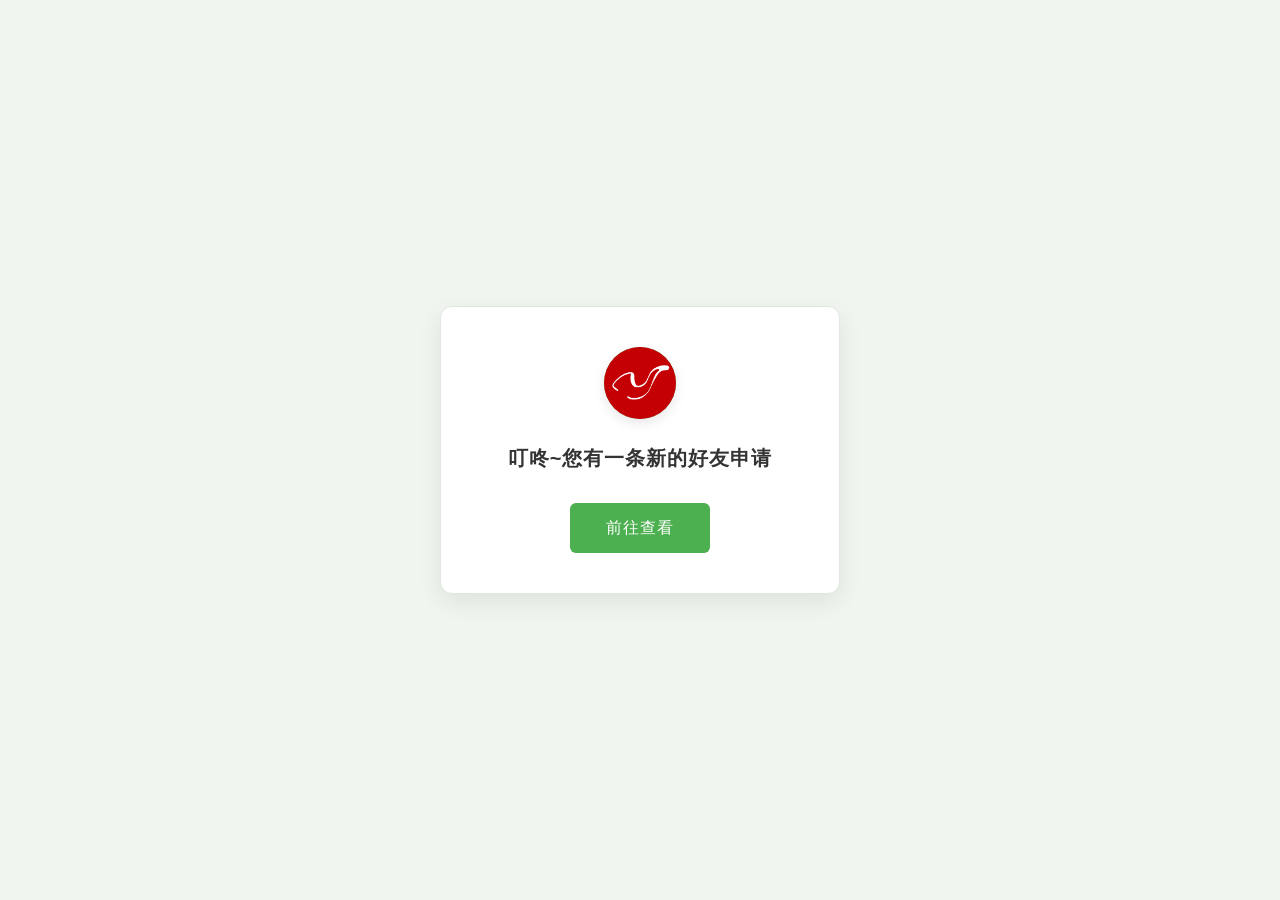
<file: index.html>
<!-- ============================================================
     文件路径：index.html
     说明：游戏入口页，作为「新的好友申请」系统通知卡片
           点击「前往查看」同标签跳转至 chat.html
           本次更新：
             - 中央绿色圆形「叮」字替换为 avatar46.png 头像
             - 图片加载失败时回退为绿色圆底白字「叮」
     ============================================================ -->
<!DOCTYPE html>
<html lang="zh-CN">
<head>
  <meta charset="UTF-8">
  <meta name="viewport" content="width=device-width, initial-scale=1.0">
  <title>新的好友申请</title>
  <link rel="stylesheet" href="css/common.css">
  <style>
    /* 入口页专属样式：白绿灰主题，与私聊页面保持一致 */
    html,
    body {
      height: 100%;
    }

    body {
      background-color: #f0f5f0;
      display: flex;
      justify-content: center;
      align-items: center;
      margin: 0;
      font-family: -apple-system, BlinkMacSystemFont, "Segoe UI",
                   "PingFang SC", "Hiragino Sans GB", "Microsoft YaHei",
                   Roboto, Helvetica, Arial, sans-serif;
      color: #333333;
    }

    .notice-card {
      background: #ffffff;
      padding: 40px 60px;
      border-radius: 12px;
      box-shadow: 0 8px 24px rgba(0, 0, 0, 0.08);
      text-align: center;
      max-width: 400px;
      width: 90%;
      box-sizing: border-box;
      border: 1px solid #e0e8e0;
    }

    /* 圆形头像容器：绿色底作兜底 */
    .notice-icon {
      width: 72px;
      height: 72px;
      border-radius: 50%;
      margin: 0 auto 24px auto;
      overflow: hidden;
      background-color: #4caf50;
      display: flex;
      justify-content: center;
      align-items: center;
      color: #ffffff;
      font-size: 32px;
      font-weight: bold;
      box-shadow: 0 4px 12px rgba(0, 0, 0, 0.1);
      user-select: none;
    }

    .notice-icon img {
      display: block;
      width: 100%;
      height: 100%;
      object-fit: cover;
    }

    .notice-title {
      font-size: 20px;
      font-weight: 600;
      color: #333333;
      margin-bottom: 30px;
      letter-spacing: 1px;
      line-height: 1.5;
    }

    .notice-btn {
      display: inline-block;
      background-color: #4caf50;
      color: #ffffff;
      text-decoration: none;
      padding: 12px 36px;
      border-radius: 6px;
      font-size: 16px;
      font-weight: 500;
      letter-spacing: 1px;
      transition: background-color 0.2s ease, transform 0.1s ease;
    }

    .notice-btn:hover {
      background-color: #388e3c;
    }

    .notice-btn:active {
      transform: translateY(1px);
    }

    @media (max-width: 480px) {
      .notice-card {
        padding: 32px 24px;
      }
      .notice-title {
        font-size: 18px;
      }
      .notice-btn {
        padding: 10px 28px;
        font-size: 15px;
      }
    }
  </style>
</head>
<body>

  <div class="notice-card">
    <div class="notice-icon" id="noticeAvatarWrap">
      <img src="assets/avatars/avatar46.png" alt="我" id="noticeAvatarImg">
    </div>
    <div class="notice-title">叮咚~您有一条新的好友申请</div>
    <a href="chat.html" class="notice-btn">前往查看</a>
  </div>

  <script>
    /* 图片加载失败时回退为绿色圆底白字「叮」 */
    (function () {
      'use strict';
      var img = document.getElementById('noticeAvatarImg');
      var wrap = document.getElementById('noticeAvatarWrap');
      if (!img || !wrap) return;

      img.addEventListener('error', function () {
        img.style.display = 'none';
        while (wrap.firstChild) wrap.removeChild(wrap.firstChild);
        wrap.textContent = '叮';
        console.warn('[index] avatar46.png 加载失败，已回退为「叮」');
      });
    })();
  </script>

</body>
</html>
</file>
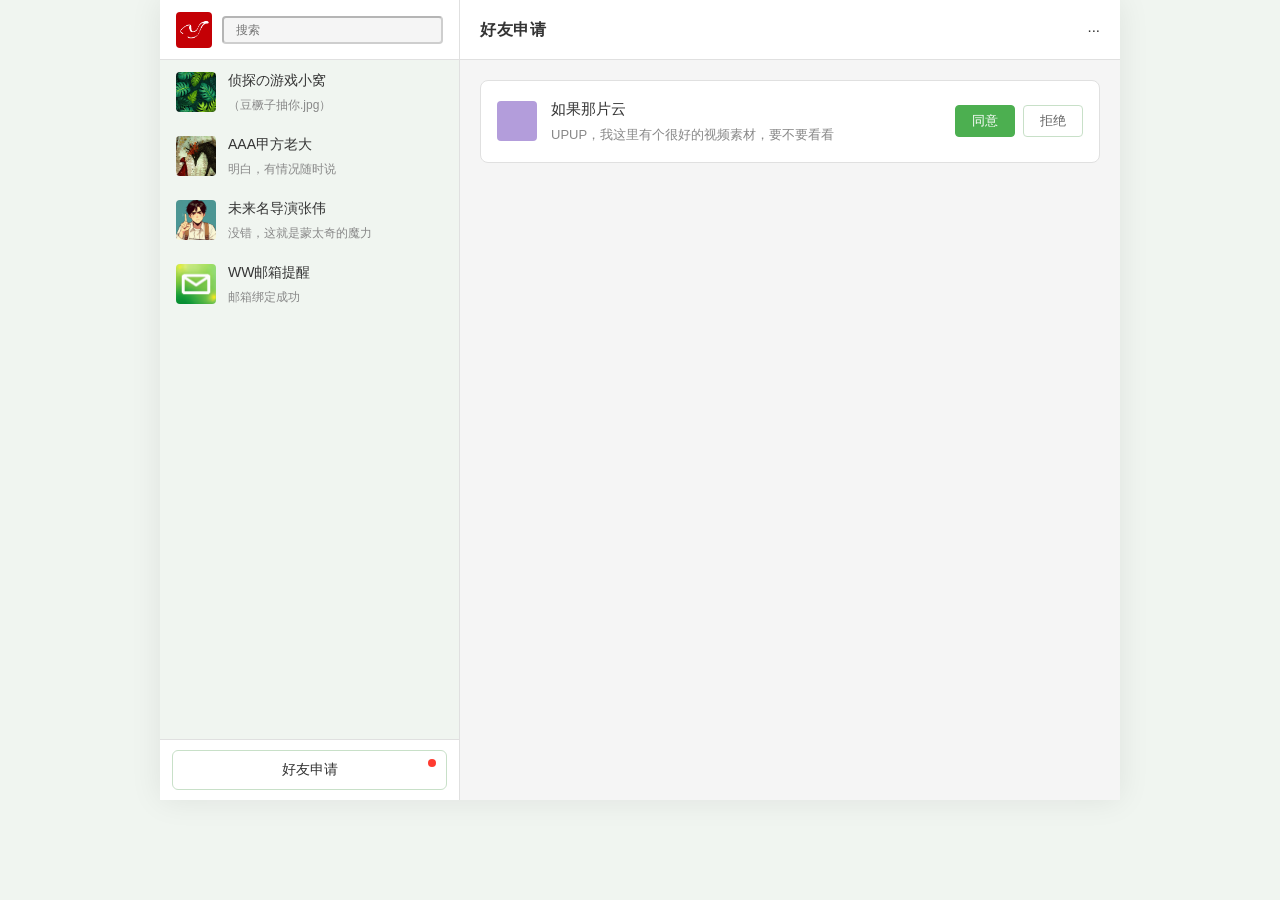
<file: chat.html>
<!-- chat.html -->
<!DOCTYPE html>
<html lang="zh-CN">
<head>
  <meta charset="UTF-8">
  <meta name="viewport" content="width=device-width, initial-scale=1.0">
  <title>私聊 - 网页解密游戏</title>
  <link rel="stylesheet" href="css/common.css">
  <link rel="stylesheet" href="css/chat.css">
  <style>
    .test-btn-area {
      text-align: center;
      padding: 8px 0 4px;
      display: flex;
      align-items: center;
      justify-content: center;
      gap: 12px;
      flex-wrap: wrap;
    }
    .test-btn {
      padding: 4px 12px;
      font-size: 11px;
      color: #666;
      background: #e8efe8;
      border: 1px solid #c8e0c8;
      border-radius: 4px;
      cursor: pointer;
    }
    .test-btn:hover {
      background: #d4ead4;
      color: #4caf50;
    }
    .test-btn:disabled {
      opacity: 0.5;
      cursor: not-allowed;
    }
    .test-status {
      width: 100%;
      text-align: center;
      font-size: 10px;
      color: #888;
      margin-top: 2px;
      min-height: 12px;
    }
  </style>
</head>
<body class="production">

  <div class="chat-app">
    <!-- 左栏：联系人列表 -->
    <aside class="chat-sidebar">
      <div class="sidebar-header">
        <div class="sidebar-avatar">头</div>
        <input class="sidebar-search" type="text" placeholder="搜索" disabled>
      </div>
      <div id="contactList" class="contact-list"></div>
      <div class="sidebar-footer">
        <button id="friendRequestBtn" class="friend-request-btn" type="button">
          <span>好友申请</span>
          <span id="friendRequestDot" class="friend-request-dot" hidden></span>
        </button>
      </div>
    </aside>

    <!-- 右栏：聊天区 -->
    <main class="chat-main">

      <!-- 视图 1：好友申请 -->
      <div id="viewFriendRequest" class="chat-view" hidden>
        <header class="chat-header">
          <div class="chat-title">好友申请</div>
          <div class="chat-header-right">
            <span class="chat-header-more" aria-hidden="true">···</span>
          </div>
        </header>
        <div class="friend-request-list">
          <div class="friend-request-item">
            <div class="contact-avatar" style="background:#b39ddb;">云</div>
            <div class="friend-request-body">
              <div class="friend-request-name">如果那片云</div>
              <div class="friend-request-text">UPUP，我这里有个很好的视频素材，要不要看看</div>
            </div>
            <div class="friend-request-actions">
              <button id="acceptFriendBtn" class="friend-btn accept" type="button">同意</button>
              <button id="rejectFriendBtn" class="friend-btn reject" type="button">拒绝</button>
            </div>
          </div>
        </div>
      </div>

      <!-- 视图 2：主聊天 -->
      <div id="viewMainChat" class="chat-view" hidden>
        <header class="chat-header">
          <div id="mainChatTitle" class="chat-title">如果那片云</div>
          <div class="chat-header-right">
            <button id="audioBtn" class="btn btn-small" type="button" hidden>启用提示音</button>
            <span class="chat-header-more" aria-hidden="true">···</span>
          </div>
        </header>
        <main id="messageList" class="message-list"></main>
        <footer class="chat-footer">
          <div id="optionList" class="option-list"></div>
          <div id="inputArea" class="input-area">
            <div class="input-row">
              <input id="chatInput" class="chat-input" type="text" placeholder="输入你找到的名字">
              <button id="sendBtn" class="btn btn-small" type="button">发送</button>
            </div>
            <div id="inputError" class="input-error"></div>
          </div>
        </footer>
      </div>

      <!-- 视图 3：其他联系人 -->
      <div id="viewOtherContact" class="chat-view" hidden>
        <header class="chat-header">
          <div id="otherChatTitle" class="chat-title"></div>
          <div class="chat-header-right">
            <span class="chat-header-more" aria-hidden="true">···</span>
          </div>
        </header>
        <main id="otherMessageList" class="message-list"></main>
        <footer class="chat-footer">
          <div class="chat-footer-hint">仅展示历史消息</div>
        </footer>
      </div>

      <!-- 视图 4：空状态 -->
      <div id="viewEmpty" class="chat-view chat-empty" hidden>
        <div class="chat-empty-text">请从左侧选择一个联系人</div>
      </div>

      <!-- 视图 5：匿名邮件 -->
      <div id="viewEmail" class="chat-view" hidden>
        <header class="chat-header">
          <div class="chat-title">匿名邮件</div>
          <div class="chat-header-right">
            <span class="chat-header-more" aria-hidden="true">···</span>
          </div>
        </header>
        <div class="email-content">
          <h2 class="email-subject" id="emailSubject">（无标题）</h2>
          <p class="email-body">这是一封没有发件人的邮件。</p>

          <div class="email-image-wrap">
            <div class="email-image-placeholder">AB 合照占位</div>
            <div class="email-image-actions">
              <button id="viewLargeImageBtn" class="email-btn" type="button">查看大图</button>
              <button id="saveImageBtn" class="email-btn" type="button">保存图片</button>
            </div>
          </div>
        </div>
      </div>

    </main>
  </div>

  <!-- 结局全屏覆盖层 -->
  <div id="endingOverlay" class="ending-overlay">
    <div id="endingText" class="ending-text"></div>
  </div>

  <!-- 音乐开关按钮 -->
  <button id="musicToggleBtn" class="music-toggle-btn" type="button" hidden>🔇</button>

  <!-- 图片放大弹窗 -->
  <div id="imageModal" class="image-modal" hidden>
    <div class="image-modal-overlay" id="imageModalOverlay"></div>
    <div class="image-modal-content">
      <button id="imageModalClose" class="image-modal-close" type="button">×</button>
      <div class="image-modal-placeholder">AB 合照占位（放大）</div>
    </div>
  </div>

  <!-- 测试按钮区域 -->
  <div class="test-btn-area dev-only">
    <button id="testDeathNewsBtn" class="test-btn" type="button">【测试】触发死亡新闻</button>
    <button id="testStage2Btn" class="test-btn" type="button">【测试】模拟阶段二完成</button>
    <button id="testStage3Btn" class="test-btn" type="button">【测试】模拟完成阶段三</button>
    <button id="testMockBgMsgBtn" class="test-btn" type="button">【测试】模拟后台消息</button>
    <button id="testForceAudioBtn" class="test-btn" type="button">【测试】强制播放提示音</button>
    <button id="testAudioBtn" class="test-btn" type="button">【测试】播放音效</button>
    <button id="testTrueEndingBtn" class="test-btn" type="button">【测试】解锁真结局联系人</button>
    <div id="testDeathStatus" class="test-status"></div>
  </div>

  <div class="dev-test-links dev-only">
    测试跳转：<a href="forum.html">论坛</a> | <a href="maker.html">开发者日志</a> | <a href="weibo.html">微博小号</a>
  </div>

  <script src="js/state.js"></script>
  <script src="js/chat.js"></script>

</body>
</html>
</file>
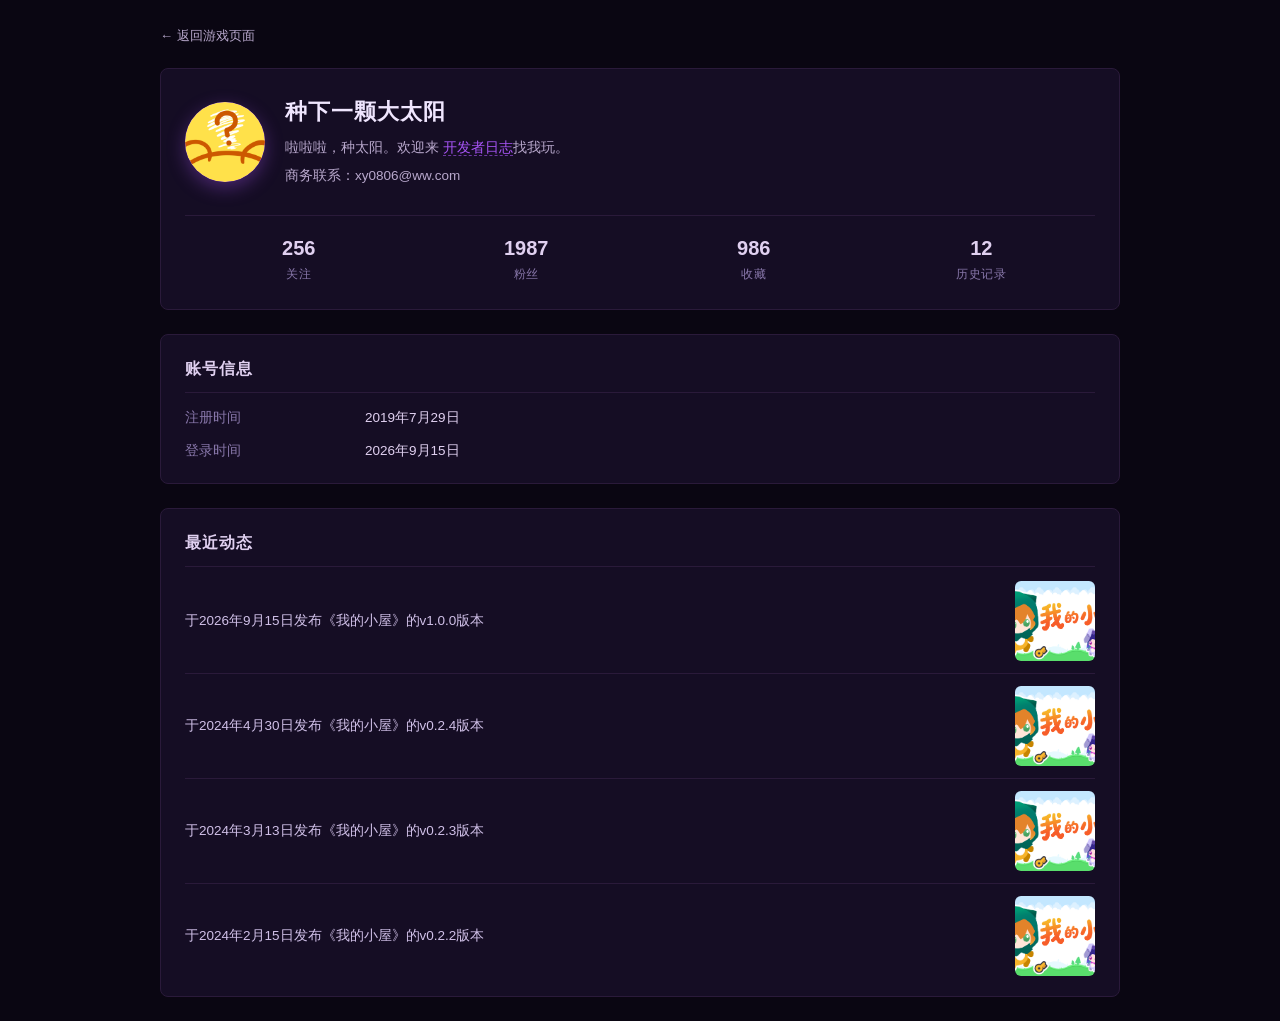
<file: developer.html>
<!-- developer.html -->
<!DOCTYPE html>
<html lang="zh-CN">
<head>
  <meta charset="UTF-8">
  <meta name="viewport" content="width=device-width, initial-scale=1.0">
  <title>种下一颗大太阳 - 游戏站</title>
  <link rel="stylesheet" href="css/common.css">
  <link rel="stylesheet" href="css/developer.css">
</head>
<body class="developer-body production">

  <div class="developer-topbar">
    <a class="back-link" href="game.html">← 返回游戏页面</a>
  </div>

  <main class="developer-main">

    <section class="dev-profile">

      <div class="dev-profile-header">
        <div class="dev-avatar">阳</div>
        <div class="dev-profile-info">
          <h1 class="dev-nickname">种下一颗大太阳</h1>
          <p class="dev-bio">
            啦啦啦，种太阳。欢迎来
            <a class="dev-bio-link" href="maker.html">开发者日志</a>找我玩。
          </p>
          <p class="dev-bio">商务联系：xy0806@ww.com</p>
        </div>
      </div>

      <div class="dev-stats">
        <div class="dev-stat-item">
          <div class="dev-stat-num">256</div>
          <div class="dev-stat-label">关注</div>
        </div>
        <div class="dev-stat-item">
          <div class="dev-stat-num">1987</div>
          <div class="dev-stat-label">粉丝</div>
        </div>
        <div class="dev-stat-item">
          <div class="dev-stat-num">986</div>
          <div class="dev-stat-label">收藏</div>
        </div>
        <div class="dev-stat-item">
          <div class="dev-stat-num">12</div>
          <div class="dev-stat-label">历史记录</div>
        </div>
      </div>

    </section>

    <section class="dev-account-section">
      <h2 class="section-title">账号信息</h2>
      <dl class="account-list">
        <div class="account-row">
          <dt class="account-key">注册时间</dt>
          <dd class="account-value">2019年7月29日</dd>
        </div>
        <div class="account-row">
          <dt class="account-key">登录时间</dt>
          <dd class="account-value">2026年9月15日</dd>
        </div>
      </dl>
    </section>

    <section class="dev-activity-section">
      <h2 class="section-title">最近动态</h2>
      <ul class="activity-list">
        <li class="activity-item">
          <div class="activity-text">于2026年9月15日发布《我的小屋》的v1.0.0版本</div>
          <div class="activity-cover">封</div>
        </li>
        <li class="activity-item">
          <div class="activity-text">于2024年4月30日发布《我的小屋》的v0.2.4版本</div>
          <div class="activity-cover">封</div>
        </li>
        <li class="activity-item">
          <div class="activity-text">于2024年3月13日发布《我的小屋》的v0.2.3版本</div>
          <div class="activity-cover">封</div>
        </li>
        <li class="activity-item">
          <div class="activity-text">于2024年2月15日发布《我的小屋》的v0.2.2版本</div>
          <div class="activity-cover">封</div>
        </li>
      </ul>
    </section>

  </main>

  <div class="dev-test-links dev-only">
    测试跳转：<a href="chat.html">私聊</a> | <a href="forum.html">论坛</a> | <a href="maker.html">开发者日志</a> | <a href="weibo.html">微博小号</a>
  </div>

  <script src="js/state.js"></script>
  <script src="js/developer.js"></script>

</body>
</html>
</file>
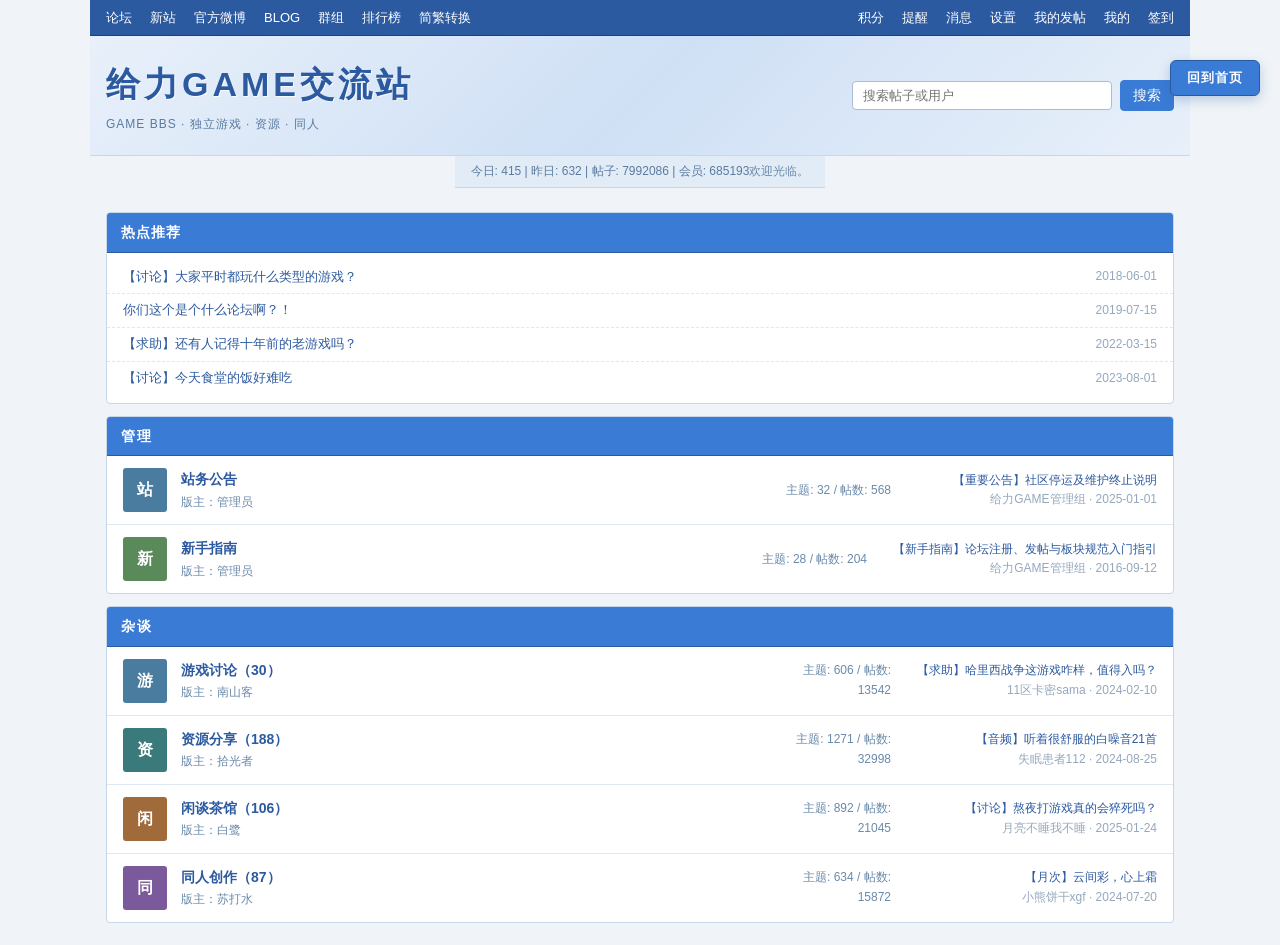
<file: forum.html>
<!-- forum.html -->
<!DOCTYPE html>
<html lang="zh-CN">
<head>
  <meta charset="UTF-8">
  <meta name="viewport" content="width=device-width, initial-scale=1.0">
  <title>给力GAME交流站</title>
  <link rel="stylesheet" href="css/common.css">
  <link rel="stylesheet" href="css/forum.css">
  <style>
    .test-btn-area {
      text-align: center;
      padding: 14px 0 6px;
    }
    .test-btn {
      padding: 4px 12px;
      font-size: 11px;
      color: #4a6a8a;
      background: #e6ecf2;
      border: 1px solid #a8b9c9;
      border-radius: 3px;
      cursor: pointer;
    }
    .test-btn:hover {
      background: #d5dfe8;
      color: #2c5aa0;
    }
    .test-btn:disabled {
      opacity: 0.5;
      cursor: not-allowed;
    }
    .test-status {
      font-size: 10px;
      color: #999;
      margin-top: 4px;
    }
  </style>
</head>
<body class="forum-body production">

  <button id="backHomeBtn" class="back-home-btn" type="button">回到首页</button>
  <button id="resetStateBtn" class="back-home-btn reset-state-btn dev-only" type="button">重置状态</button>

  <aside id="adLeft" class="ad-box" title="广告位招租">
    <div class="ad-inner">
      <div class="ad-title">广告位招租</div>
      <div class="ad-sub">联系方式：xxx@mail.com</div>
    </div>
  </aside>

  <aside id="adRight" class="ad-box" title="广告位招租">
    <div class="ad-inner">
      <div class="ad-title">广告位招租</div>
      <div class="ad-sub">联系方式：xxx@mail.com</div>
    </div>
  </aside>

  <div class="forum-wrap">

    <nav class="forum-nav">
      <div class="forum-nav-inner">
        <div class="forum-nav-left">
          <a href="#" class="forum-nav-link" data-placeholder="1">论坛</a>
          <a href="#" class="forum-nav-link" data-placeholder="1">新站</a>
          <a href="#" class="forum-nav-link" data-placeholder="1">官方微博</a>
          <a href="#" class="forum-nav-link" data-placeholder="1">BLOG</a>
          <a href="#" class="forum-nav-link" data-placeholder="1">群组</a>
          <a href="#" class="forum-nav-link" data-placeholder="1">排行榜</a>
          <a href="#" class="forum-nav-link" data-placeholder="1">简繁转换</a>
        </div>
        <div class="forum-nav-right">
          <a href="#" class="forum-nav-link" data-placeholder="1">积分</a>
          <a href="#" class="forum-nav-link" data-placeholder="1">提醒</a>
          <a href="#" class="forum-nav-link" data-placeholder="1">消息</a>
          <a href="#" class="forum-nav-link" data-placeholder="1">设置</a>
          <a href="#" id="navMyPostsLink" class="forum-nav-link">我的发帖</a>
          <a href="#" id="navMyLink" class="forum-nav-link">我的</a>
          <a href="#" class="forum-nav-link" data-placeholder="1">签到</a>
        </div>
      </div>
    </nav>

    <header class="forum-banner">
      <div class="forum-banner-inner">
        <div class="forum-banner-title">
          <h1>给力GAME交流站</h1>
          <p class="forum-banner-sub">GAME BBS · 独立游戏 · 资源 · 同人</p>
        </div>
        <div class="forum-banner-search">
          <input id="searchInput" class="forum-search-input" type="text" placeholder="搜索帖子或用户" autocomplete="off">
          <button id="searchBtn" class="forum-search-btn" type="button">搜索</button>
        </div>
      </div>
    </header>

    <div class="forum-stats">
      <span class="forum-stats-left">今日: 415 | 昨日: 632 | 帖子: 7992086 | 会员: 685193</span>
      <span id="forumWelcome" class="forum-stats-right">欢迎光临。</span>
    </div>

    <section id="viewHome" class="forum-view">
      <div class="forum-block">
        <div class="forum-block-header">
          <span>热点推荐</span>
        </div>
        <ul id="hotPostsList" class="hot-posts-list"></ul>
      </div>
      <div id="boardsContainer" class="boards-container"></div>
    </section>

    <section id="viewBoard" class="forum-view" hidden>
      <div class="forum-breadcrumb" id="boardBreadcrumb"></div>
      <div class="board-toolbar">
        <button id="newThreadBoard" class="forum-btn forum-btn-primary" type="button">发新帖</button>
      </div>
      <div id="boardFilterTabs" class="board-filter-tabs"></div>
      <div class="forum-block">
        <div class="forum-block-header">
          <span id="boardTitle">游戏截图</span>
        </div>
        <div class="thread-list-head">
          <div class="col-icon"></div>
          <div class="col-title">标题</div>
          <div class="col-author">作者</div>
          <div class="col-count">回复/查看</div>
          <div class="col-last">最后发表</div>
        </div>
        <div id="threadList" class="thread-list"></div>
      </div>
      <div id="boardPager" class="board-pager"></div>
    </section>

    <section id="viewPost" class="forum-view" hidden>
      <div class="forum-breadcrumb" id="postBreadcrumb"></div>
      <div class="board-toolbar">
        <button id="newThreadBtnPost" class="forum-btn forum-btn-primary" type="button">发新帖</button>
        <button id="replyBtnPost" class="forum-btn" type="button">回复</button>
      </div>
      <div class="post-detail">
        <div class="post-head">
          <h2 class="post-main-title" id="postMainTitle"></h2>
          <div class="post-main-meta">
            <span id="postMainDate"></span>
            <span class="post-main-from">来自：给力GAME交流站</span>
            <span class="post-main-only">只看该作者</span>
          </div>
        </div>
        <div class="post-body-wrap">
          <aside class="post-author-col">
            <div class="post-author-avatar" id="postAuthorAvatar">种</div>
            <div class="post-author-name" id="postAuthorName">种下一颗大太阳</div>
            <div class="post-author-level">
              <span class="level-icon">★</span>
              <span id="postAuthorLevelText">Lv.3</span>
            </div>
            <dl class="post-author-stats">
              <dt>帖子</dt>
              <dd id="postAuthorPosts">128</dd>
              <dt>积分</dt>
              <dd id="postAuthorPoints">512</dd>
              <dt>UID</dt>
              <dd id="postAuthorUid">10086</dd>
            </dl>
            <button id="sendMsgBtn" class="forum-btn" type="button">发消息</button>
          </aside>
          <div class="post-main-col">
            <div class="post-main-content" id="postMainContent"></div>
            <div class="post-main-actions">
              <button class="forum-btn" type="button" data-placeholder="1">点评</button>
              <button class="forum-btn" type="button" data-placeholder="1">回复</button>
            </div>
          </div>
        </div>
        <div id="replyList" class="reply-list"></div>
      </div>
    </section>

    <section id="viewSearch" class="forum-view" hidden>
      <div class="forum-breadcrumb" id="searchBreadcrumb">论坛 &gt; 搜索</div>
      <div class="forum-block">
        <div class="forum-block-header">
          <span>搜索结果</span>
        </div>
        <div id="searchResultsList" class="search-results-list"></div>
      </div>
    </section>

    <section id="viewNoResult" class="forum-view" hidden>
      <div class="forum-breadcrumb" id="noResultBreadcrumb">论坛 &gt; 搜索</div>
      <div class="no-result-block">
        <div class="no-result-text">无相关内容</div>
        <button id="backToSearchBtn" class="forum-btn forum-btn-primary" type="button">返回搜索</button>
      </div>
    </section>

    <section id="myPostsView" class="forum-view" hidden>
      <div class="forum-breadcrumb" id="myPostsBreadcrumb">论坛 &gt; 我的发帖</div>
      <div class="forum-block">
        <div class="forum-block-header">
          <span>我的发帖</span>
        </div>
        <div class="thread-list-head">
          <div class="col-icon"></div>
          <div class="col-title">标题</div>
          <div class="col-author">作者</div>
          <div class="col-count">回复/查看</div>
          <div class="col-last">最后发表</div>
        </div>
        <div id="myPostsList" class="thread-list"></div>
      </div>
    </section>

    <div class="test-btn-area dev-only">
      <button id="testAccidentBtn" class="test-btn" type="button">【测试】模拟搜出A事故死亡</button>
      <div id="testStatus" class="test-status"></div>
    </div>

    <div class="dev-test-links dev-only">
      测试跳转：<a href="chat.html">私聊</a> | <a href="maker.html">开发者日志</a> | <a href="weibo.html">微博小号</a>
    </div>

  </div>

  <div id="loginModal" class="login-modal" hidden>
    <div class="login-modal-overlay"></div>
    <div class="login-modal-panel">
      <div class="login-modal-header">
        <span>用户登录</span>
        <button id="loginCloseBtn" class="login-modal-close" type="button">×</button>
      </div>

      <div class="login-form">
        <label class="field">
          <span class="field-label">账号</span>
          <input id="usernameInput" class="forum-input" type="text" placeholder="请输入邮箱" autocomplete="off">
        </label>

        <label class="field" id="passwordField">
          <span class="field-label">密码</span>
          <input id="passwordInput" class="forum-input" type="password" placeholder="请输入密码" autocomplete="off">
        </label>

        <button id="loginBtn" class="forum-btn forum-btn-primary" type="button">登录</button>

        <div class="login-link-row">
          <a href="#" id="forgotPasswordLink" class="login-link">忘记密码？试试密保问题</a>
        </div>
      </div>

      <div id="securityQuestionArea" class="security-area" hidden>
        <div class="security-question">我最喜欢的花是什么？</div>
        <label class="field">
          <span class="field-label">答案</span>
          <input id="securityAnswerInput" class="forum-input" type="text" placeholder="三个字" autocomplete="off">
        </label>
        <div class="security-actions">
          <button id="submitSecurityBtn" class="forum-btn forum-btn-primary" type="button">提交</button>
        </div>
        <div class="login-link-row">
          <a href="#" id="backToLoginLink" class="login-link">返回登录</a>
        </div>
      </div>

      <div id="loginMessage" class="login-message"></div>
    </div>
  </div>

  <script src="js/state.js"></script>
  <script src="data/searchData.js"></script>
  <script src="js/forum.js"></script>

</body>
</html>
</file>
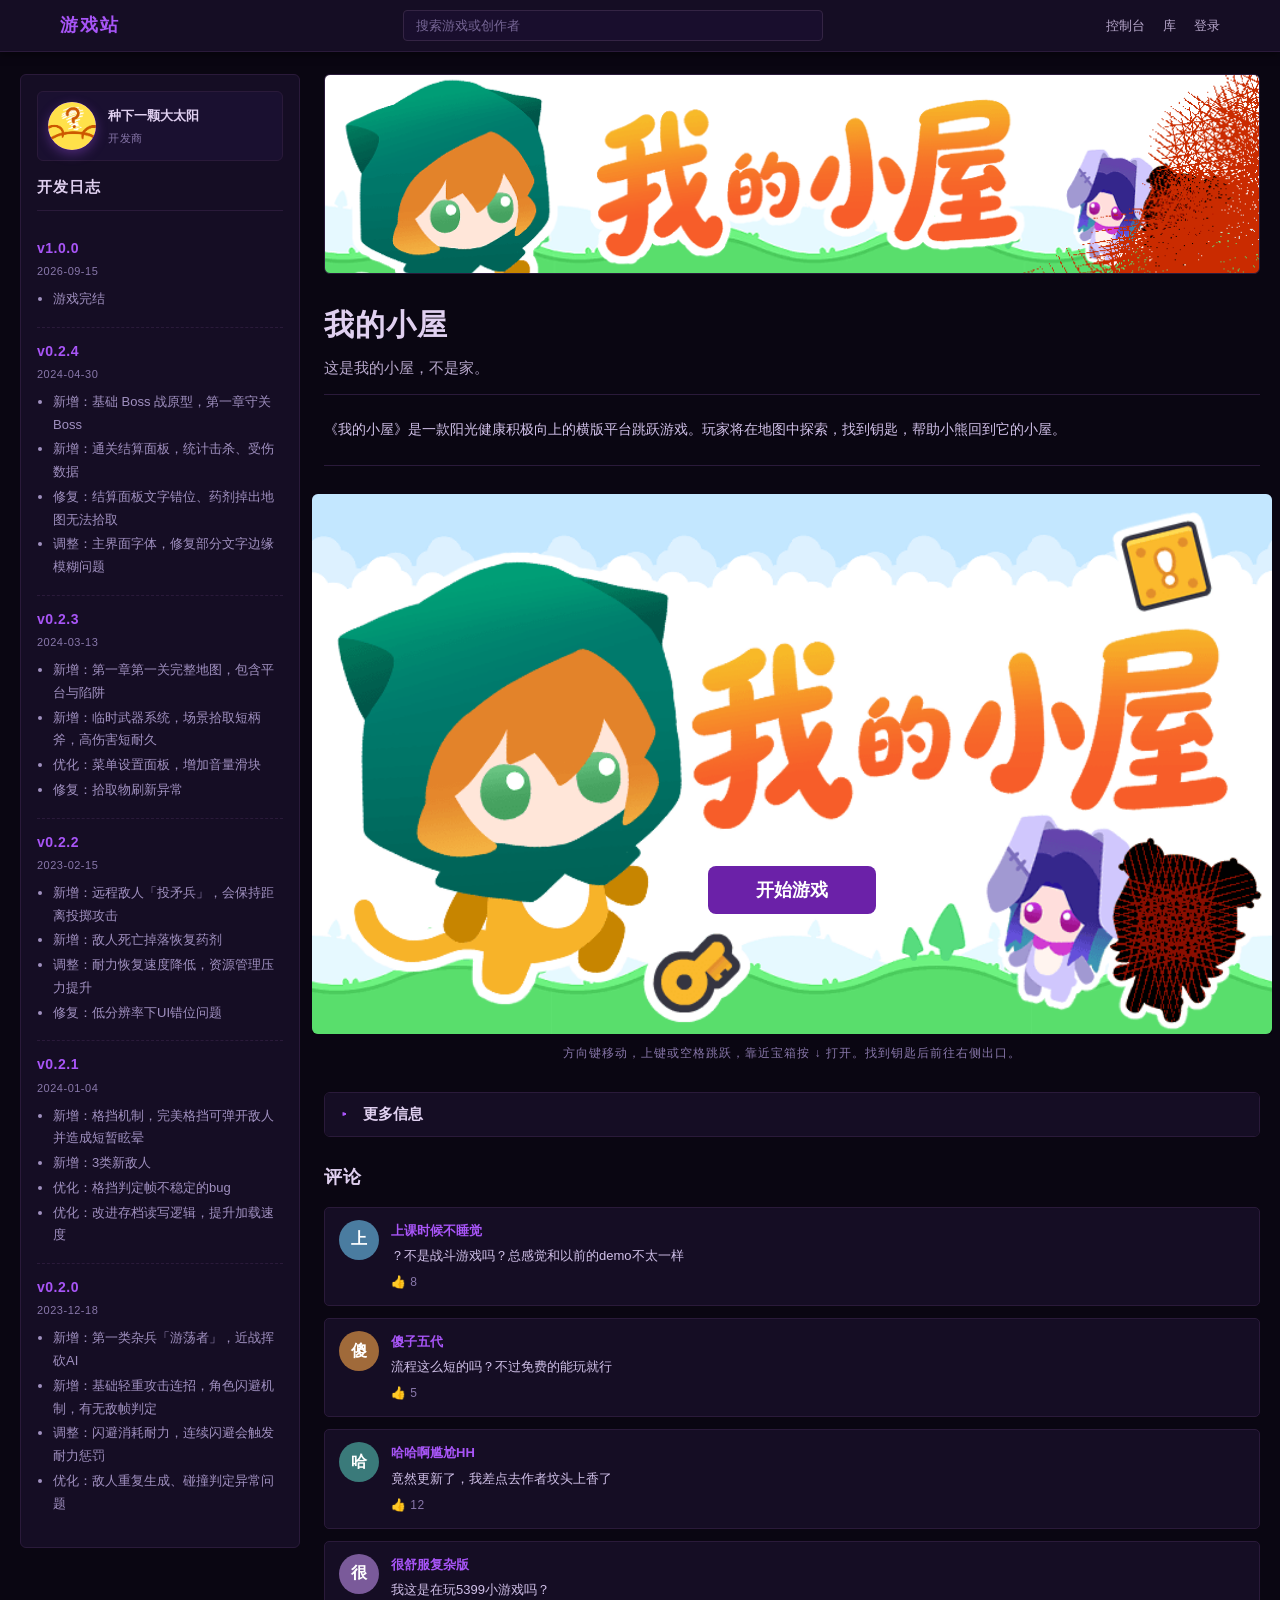
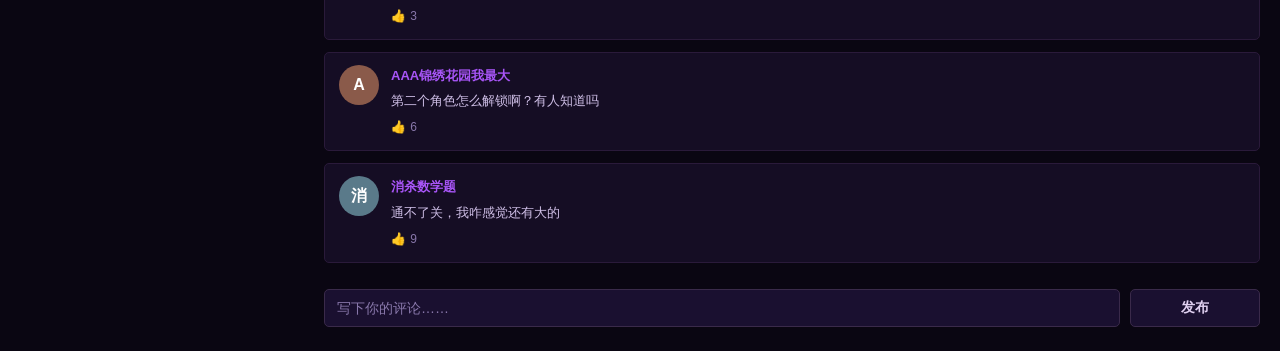
<file: game.html>
<!-- game.html -->
<!DOCTYPE html>
<html lang="zh-CN">
<head>
  <meta charset="UTF-8">
  <meta name="viewport" content="width=device-width, initial-scale=1.0">
  <title>我的小屋 - 游戏站</title>
  <link rel="stylesheet" href="css/common.css">
  <link rel="stylesheet" href="css/game.css">
</head>
<body class="game-body production">

  <header class="site-nav">
    <div class="nav-inner">
      <div class="nav-left">
        <a class="site-logo" href="#" onclick="return false;">游戏站</a>
      </div>
      <div class="nav-center">
        <input class="site-search" type="text" placeholder="搜索游戏或创作者" disabled>
      </div>
      <nav class="nav-right">
        <a href="#" onclick="return false;">控制台</a>
        <a href="#" onclick="return false;">库</a>
        <a href="#" onclick="return false;">登录</a>
      </nav>
    </div>
  </header>

  <div class="game-layout">

    <aside id="devlogSidebar" class="devlog-sidebar">

      <a id="developerCard" class="developer-card" href="developer.html">
        <div class="developer-avatar">
          <img src="assets/avatars/avatar44.png" alt="种下一颗大太阳" class="developer-avatar-img" onerror="this.style.display='none'; this.parentNode.textContent='阳';">
        </div>
        <div class="developer-info">
          <div class="developer-name">种下一颗大太阳</div>
          <div class="developer-label">开发商</div>
        </div>
      </a>

      <h2 class="sidebar-title">开发日志</h2>

      <article class="devlog-entry">
        <h3 class="devlog-version">v1.0.0</h3>
        <p class="devlog-date">2026-09-15</p>
        <ul class="devlog-list"><li>游戏完结</li></ul>
      </article>

      <article class="devlog-entry">
        <h3 class="devlog-version">v0.2.4</h3>
        <p class="devlog-date">2024-04-30</p>
        <ul class="devlog-list">
          <li>新增：基础 Boss 战原型，第一章守关 Boss</li>
          <li>新增：通关结算面板，统计击杀、受伤数据</li>
          <li>修复：结算面板文字错位、药剂掉出地图无法拾取</li>
          <li>调整：主界面字体，修复部分文字边缘模糊问题</li>
        </ul>
      </article>

      <article class="devlog-entry">
        <h3 class="devlog-version">v0.2.3</h3>
        <p class="devlog-date">2024-03-13</p>
        <ul class="devlog-list">
          <li>新增：第一章第一关完整地图，包含平台与陷阱</li>
          <li>新增：临时武器系统，场景拾取短柄斧，高伤害短耐久</li>
          <li>优化：菜单设置面板，增加音量滑块</li>
          <li>修复：拾取物刷新异常</li>
        </ul>
      </article>

      <article class="devlog-entry">
        <h3 class="devlog-version">v0.2.2</h3>
        <p class="devlog-date">2023-02-15</p>
        <ul class="devlog-list">
          <li>新增：远程敌人「投矛兵」，会保持距离投掷攻击</li>
          <li>新增：敌人死亡掉落恢复药剂</li>
          <li>调整：耐力恢复速度降低，资源管理压力提升</li>
          <li>修复：低分辨率下UI错位问题</li>
        </ul>
      </article>

      <article class="devlog-entry">
        <h3 class="devlog-version">v0.2.1</h3>
        <p class="devlog-date">2024-01-04</p>
        <ul class="devlog-list">
          <li>新增：格挡机制，完美格挡可弹开敌人并造成短暂眩晕</li>
          <li>新增：3类新敌人</li>
          <li>优化：格挡判定帧不稳定的bug</li>
          <li>优化：改进存档读写逻辑，提升加载速度</li>
        </ul>
      </article>

      <article class="devlog-entry">
        <h3 class="devlog-version">v0.2.0</h3>
        <p class="devlog-date">2023-12-18</p>
        <ul class="devlog-list">
          <li>新增：第一类杂兵「游荡者」，近战挥砍AI</li>
          <li>新增：基础轻重攻击连招，角色闪避机制，有无敌帧判定</li>
          <li>调整：闪避消耗耐力，连续闪避会触发耐力惩罚</li>
          <li>优化：敌人重复生成、碰撞判定异常问题</li>
        </ul>
      </article>

      <div id="noteReview" class="note-review" hidden>
        <h2 class="sidebar-title">日记</h2>
        <div id="noteReviewList"></div>
      </div>

      <div class="sidebar-test-area dev-only">
        <button id="testKeyABtn" class="test-btn" type="button">【测试】打开密钥 a 弹窗</button>
        <button id="testKeyBBtn" class="test-btn" type="button">【测试】打开密钥 b 弹窗</button>
        <button id="testPhase1DoneBtn" class="test-btn" type="button">【测试】模拟阶段一完成</button>
        <button id="testResetStage1Btn" class="test-btn" type="button">【测试】重置阶段一</button>
        <button id="testResetKeyABtn" class="test-btn" type="button">【测试】重置密钥 a</button>
        <button id="testResetPlayerBtn" class="test-btn" type="button">【测试】重置角色到起点</button>
        <button id="testResetCurrentLevelBtn" class="test-btn" type="button">【测试】重置当前关卡</button>
        <button id="testClearStageBtn" class="test-btn" type="button">【测试】通关当前关卡</button>
        <button id="testLastLevelBtn" class="test-btn" type="button">【测试】跳到最后关卡</button>
        <button id="testResetStage2Btn" class="test-btn" type="button">【测试】重置阶段二</button>
        <button id="testStage3Btn" class="test-btn" type="button">【测试】进入阶段三</button>
        <button id="testResetStage3Btn" class="test-btn" type="button">【测试】重置阶段三</button>
        <button id="testShowCoverBtn" class="test-btn" type="button">【测试】显示封面</button>
        <button id="testAudioBtn" class="test-btn" type="button">【测试】播放音效</button>
      </div>
    </aside>

    <main class="game-main">

      <section class="banner"></section>

      <section class="game-title-block">
        <h1 class="game-title">我的小屋</h1>
        <p class="game-subtitle">这是我的小屋，不是家。</p>
      </section>

      <section id="gameDescription" class="game-description">
        <p>《我的小屋》是一款阳光健康积极向上的横版平台跳跃游戏。玩家将在地图中探索，找到钥匙，帮助小熊回到它的小屋。</p>
      </section>

      <section id="gameEmbed" class="game-embed">
        <div class="game-stage">
          <canvas id="gameCanvas" width="800" height="450"></canvas>

          <div id="coverView" class="cover-view" style="display: flex;">
            <button id="startGameBtn" class="cover-btn" type="button">开始游戏</button>
          </div>

          <div id="characterView" class="character-view" style="display: none;">
            <h2 class="char-title">选择角色</h2>
            <div class="char-list">
              <div id="char0Btn" class="char-btn" data-char="0">
                <div class="char-name">角色0号</div>
                <div class="char-blob"></div>
                <div class="char-lock">🔒</div>
              </div>
              <div id="char1Btn" class="char-btn" data-char="1">
                <div class="char-name">角色1号</div>
                <div class="char-blob"></div>
                <div class="char-lock">🔒</div>
              </div>
              <div id="char2Btn" class="char-btn" data-char="2">
                <div class="char-name">角色2号</div>
                <div class="char-blob"></div>
                <div class="char-lock">🔒</div>
              </div>
            </div>
            <button id="enterGameBtn" class="cover-btn" type="button" disabled>进入游戏</button>
          </div>

          <div id="lastWordsModal" style="display: none;">
            <div class="last-words-overlay"></div>
            <div class="last-words-panel">
              <h3 class="last-words-title">能告诉我你的名字吗？</h3>
              <p class="last-words-text"></p>
              <textarea id="lastWordsInput" class="last-words-input" placeholder="请输入你的名字"></textarea>
              <div class="last-words-actions">
                <button id="confirmLastWordsBtn" class="game-btn primary" type="button">确认输入</button>
              </div>
              <div id="lastWordsError" class="key-error" hidden>请至少写下一个字。</div>
            </div>
          </div>
        </div>
        <p class="game-hint">方向键移动，上键或空格跳跃，靠近宝箱按 ↓ 打开。找到钥匙后前往右侧出口。</p>
      </section>

      <section class="more-info">
        <button id="moreInfoToggle" class="more-info-header" type="button" aria-expanded="false">
          <span class="toggle-arrow">▸</span>
          <span>更多信息</span>
        </button>
        <div id="moreInfoBody" class="more-info-body" hidden>
          <dl class="info-list">
            <dt>状态</dt><dd>已完成</dd>
            <dt>发布日期</dt><dd>2026年9月15日</dd>
            <dt>开发商</dt><dd>种下一颗大太阳</dd>
            <dt>标签</dt>
            <dd>
              <span class="tag">欢乐向</span>
              <span class="tag">童话</span>
              <span class="tag">治愈</span>
            </dd>
          </dl>
        </div>
      </section>

      <section id="commentsSection" class="comments">
        <h2 class="comments-title">评论</h2>
        <div class="comment-item"><div class="comment-inner">
          <div class="comment-avatar" style="background:#4a7ca0;">上</div>
          <div class="comment-body-wrap">
            <div class="comment-user">上课时候不睡觉</div>
            <div class="comment-text">？不是战斗游戏吗？总感觉和以前的demo不太一样</div>
            <div class="comment-like">👍 8</div>
          </div>
        </div></div>
        <div class="comment-item"><div class="comment-inner">
          <div class="comment-avatar" style="background:#a06a3a;">傻</div>
          <div class="comment-body-wrap">
            <div class="comment-user">傻子五代</div>
            <div class="comment-text">流程这么短的吗？不过免费的能玩就行</div>
            <div class="comment-like">👍 5</div>
          </div>
        </div></div>
        <div class="comment-item"><div class="comment-inner">
          <div class="comment-avatar" style="background:#3a7a7a;">哈</div>
          <div class="comment-body-wrap">
            <div class="comment-user">哈哈啊尴尬HH</div>
            <div class="comment-text">竟然更新了，我差点去作者坟头上香了</div>
            <div class="comment-like">👍 12</div>
          </div>
        </div></div>
        <div class="comment-item"><div class="comment-inner">
          <div class="comment-avatar" style="background:#7a5a9a;">很</div>
          <div class="comment-body-wrap">
            <div class="comment-user">很舒服复杂版</div>
            <div class="comment-text">我这是在玩5399小游戏吗？</div>
            <div class="comment-like">👍 3</div>
          </div>
        </div></div>
        <div class="comment-item"><div class="comment-inner">
          <div class="comment-avatar" style="background:#8a5a4a;">A</div>
          <div class="comment-body-wrap">
            <div class="comment-user">AAA锦绣花园我最大</div>
            <div class="comment-text">第二个角色怎么解锁啊？有人知道吗</div>
            <div class="comment-like">👍 6</div>
          </div>
        </div></div>
        <div class="comment-item"><div class="comment-inner">
          <div class="comment-avatar" style="background:#5a7a8a;">消</div>
          <div class="comment-body-wrap">
            <div class="comment-user">消杀数学题</div>
            <div class="comment-text">通不了关，我咋感觉还有大的</div>
            <div class="comment-like">👍 9</div>
          </div>
        </div></div>

        <div id="playerComments" class="player-comments"></div>
        <div class="comment-form">
          <input id="commentInput" class="comment-input" type="text" placeholder="写下你的评论……">
          <button id="postCommentBtn" class="game-btn" type="button">发布</button>
        </div>
      </section>

    </main>
  </div>

  <div class="dev-test-links dev-only">
    测试跳转：<a href="chat.html">私聊</a> | <a href="forum.html">论坛</a> | <a href="maker.html">开发者日志</a> | <a href="weibo.html">微博小号</a>
  </div>

  <!-- 密钥 a 弹窗 -->
  <div id="keyModal" class="key-modal" style="display: none;">
    <div class="key-modal-overlay"></div>
    <div class="key-modal-panel" role="dialog" aria-modal="true">
      <h3 id="keyModalTitle" class="key-modal-title">输入密钥</h3>
      <div id="keyAFillLine" class="key-fill-line">
        <input class="key-fill-input text-input" type="text" maxlength="1" autocomplete="off" spellcheck="false">
        <input class="key-fill-input text-input" type="text" maxlength="1" autocomplete="off" spellcheck="false">
        <input class="key-fill-input text-input" type="text" maxlength="1" autocomplete="off" spellcheck="false">
        <span class="key-fill-text">的人生在</span>
        <input class="key-fill-input num-input" type="text" maxlength="1" autocomplete="off" spellcheck="false">
        <input class="key-fill-input num-input" type="text" maxlength="1" autocomplete="off" spellcheck="false">
        <input class="key-fill-input num-input" type="text" maxlength="1" autocomplete="off" spellcheck="false">
        <input class="key-fill-input num-input" type="text" maxlength="1" autocomplete="off" spellcheck="false">
        <span class="key-fill-text">年</span>
        <input class="key-fill-input num-input" type="text" maxlength="1" autocomplete="off" spellcheck="false">
        <input class="key-fill-input num-input" type="text" maxlength="1" autocomplete="off" spellcheck="false">
        <span class="key-fill-text">月</span>
        <input class="key-fill-input num-input" type="text" maxlength="1" autocomplete="off" spellcheck="false">
        <input class="key-fill-input num-input" type="text" maxlength="1" autocomplete="off" spellcheck="false">
        <span class="key-fill-text">日停滞</span>
      </div>
      <div class="key-modal-actions">
        <button id="keyConfirmBtn" class="game-btn primary" type="button">确认</button>
        <button id="keyCloseBtn" class="game-btn" type="button">关闭</button>
      </div>
      <div id="keyError" class="key-error" hidden>答案不正确，请再试一次。</div>
    </div>
  </div>

  <!-- 密钥 b 弹窗 -->
  <div id="keyBModal" class="key-modal" style="display: none;">
    <div class="key-modal-overlay"></div>
    <div class="key-modal-panel" role="dialog" aria-modal="true">
      <h3 id="keyBModalTitle" class="key-modal-title">输入密钥</h3>
      <div id="keyBFillLine" class="key-fill-line">
        <input class="key-fill-input text-input" type="text" maxlength="1" autocomplete="off" spellcheck="false">
        <input class="key-fill-input text-input" type="text" maxlength="1" autocomplete="off" spellcheck="false">
        <span class="key-fill-text">出生于</span>
        <input class="key-fill-input num-input" type="text" maxlength="1" autocomplete="off" spellcheck="false">
        <input class="key-fill-input num-input" type="text" maxlength="1" autocomplete="off" spellcheck="false">
        <input class="key-fill-input num-input" type="text" maxlength="1" autocomplete="off" spellcheck="false">
        <input class="key-fill-input num-input" type="text" maxlength="1" autocomplete="off" spellcheck="false">
        <span class="key-fill-text">年</span>
        <input class="key-fill-input num-input" type="text" maxlength="1" autocomplete="off" spellcheck="false">
        <input class="key-fill-input num-input" type="text" maxlength="1" autocomplete="off" spellcheck="false">
        <span class="key-fill-text">月</span>
        <input class="key-fill-input num-input" type="text" maxlength="1" autocomplete="off" spellcheck="false">
        <input class="key-fill-input num-input" type="text" maxlength="1" autocomplete="off" spellcheck="false">
        <span class="key-fill-text">日</span>
      </div>
      <div class="key-modal-actions">
        <button id="keyBConfirmBtn" class="game-btn primary" type="button">确认</button>
        <button id="keyBCloseBtn" class="game-btn" type="button">关闭</button>
      </div>
      <div id="keyBError" class="key-error" hidden>答案不正确，请再试一次。</div>
    </div>
  </div>

  <div id="noteModal" class="key-modal note-modal" style="display: none;">
    <div class="key-modal-overlay"></div>
    <div class="key-modal-panel" role="dialog" aria-modal="true">
      <h3 id="noteModalTitle" class="key-modal-title">残损的日记</h3>
      <p id="noteContent" class="key-modal-text note-content"></p>
      <div class="key-modal-actions"><button id="noteCloseBtn" class="game-btn" type="button">关闭</button></div>
    </div>
  </div>

  <div id="noteReviewModal" class="key-modal note-review-modal" style="display: none;">
    <div class="key-modal-overlay"></div>
    <div class="key-modal-panel" role="dialog" aria-modal="true">
      <h3 id="noteReviewModalTitle" class="key-modal-title">残损的日记·其一</h3>
      <p id="noteReviewModalContent" class="key-modal-text note-content"></p>
      <div class="key-modal-actions"><button id="noteReviewModalClose" class="game-btn" type="button">关闭</button></div>
    </div>
  </div>

  <script src="js/state.js"></script>
  <script src="game/levels.js"></script>
  <script src="js/game.js"></script>

</body>
</html>
</file>
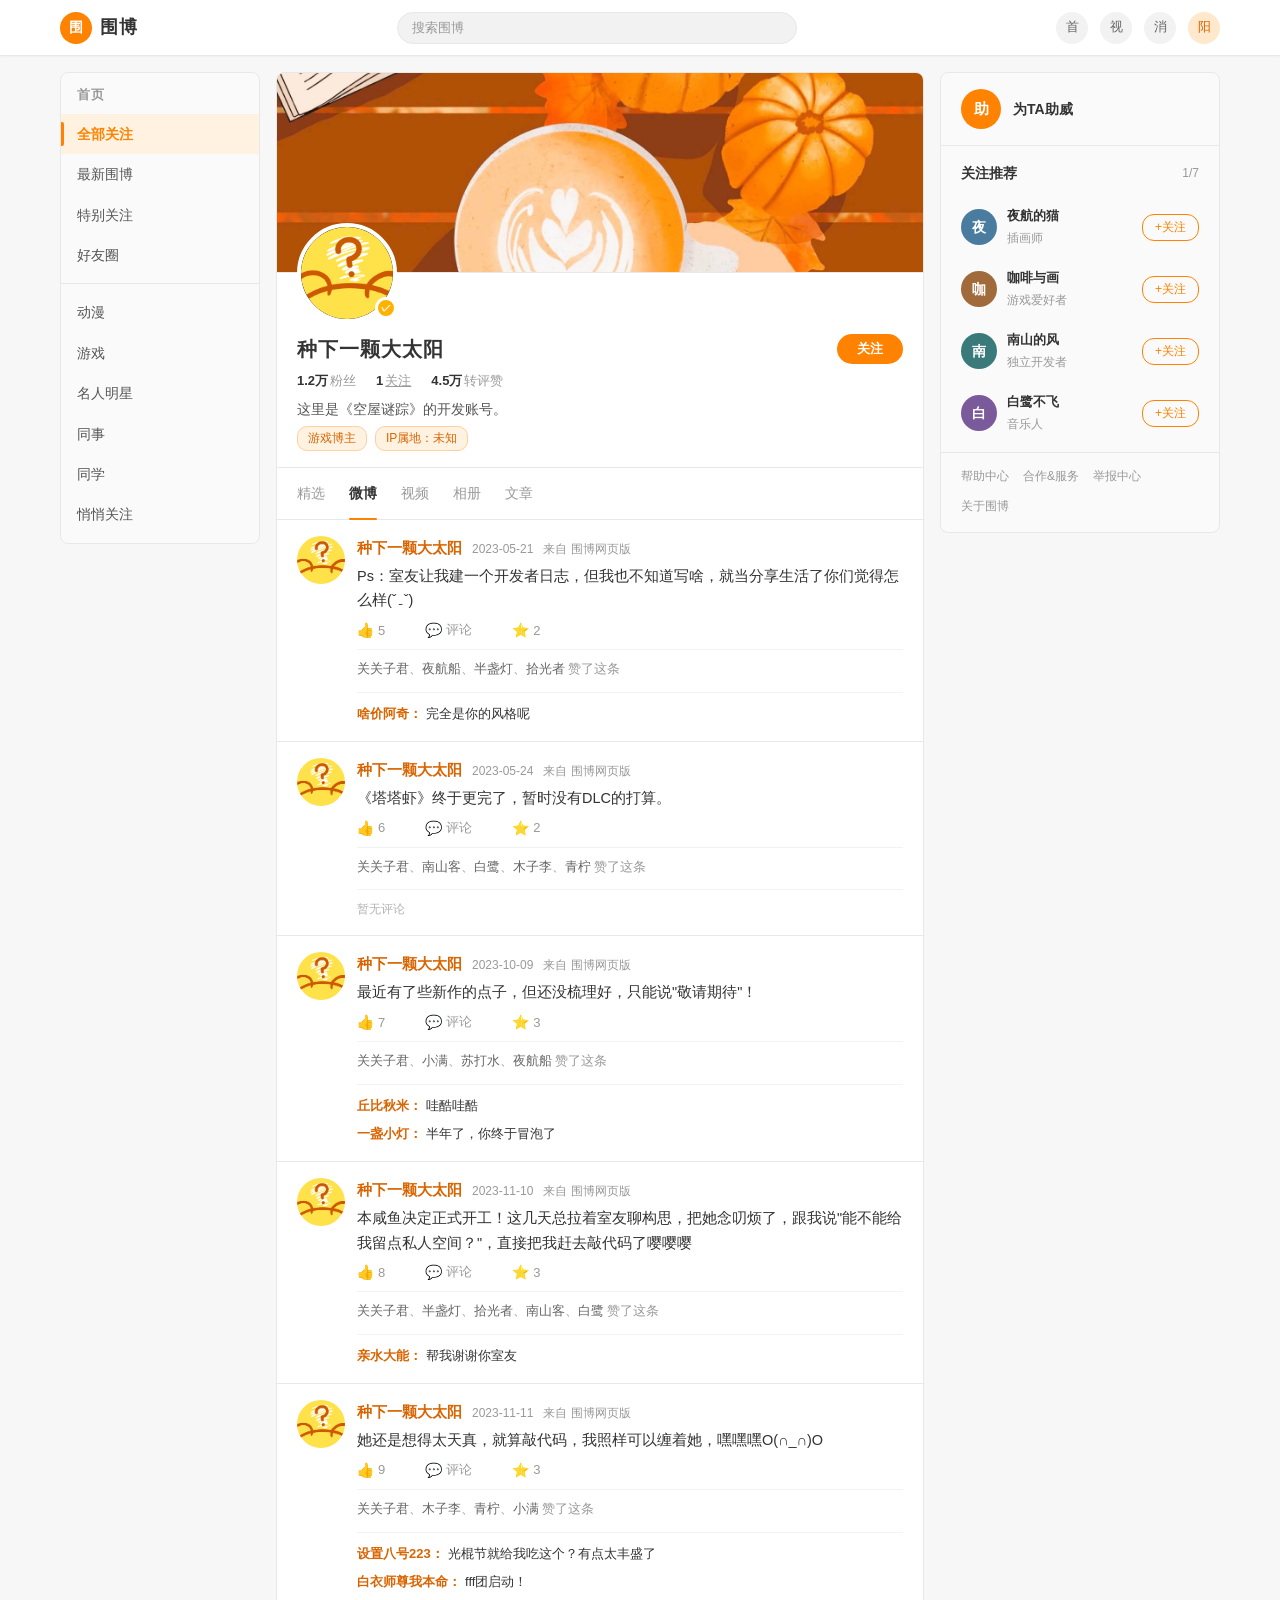
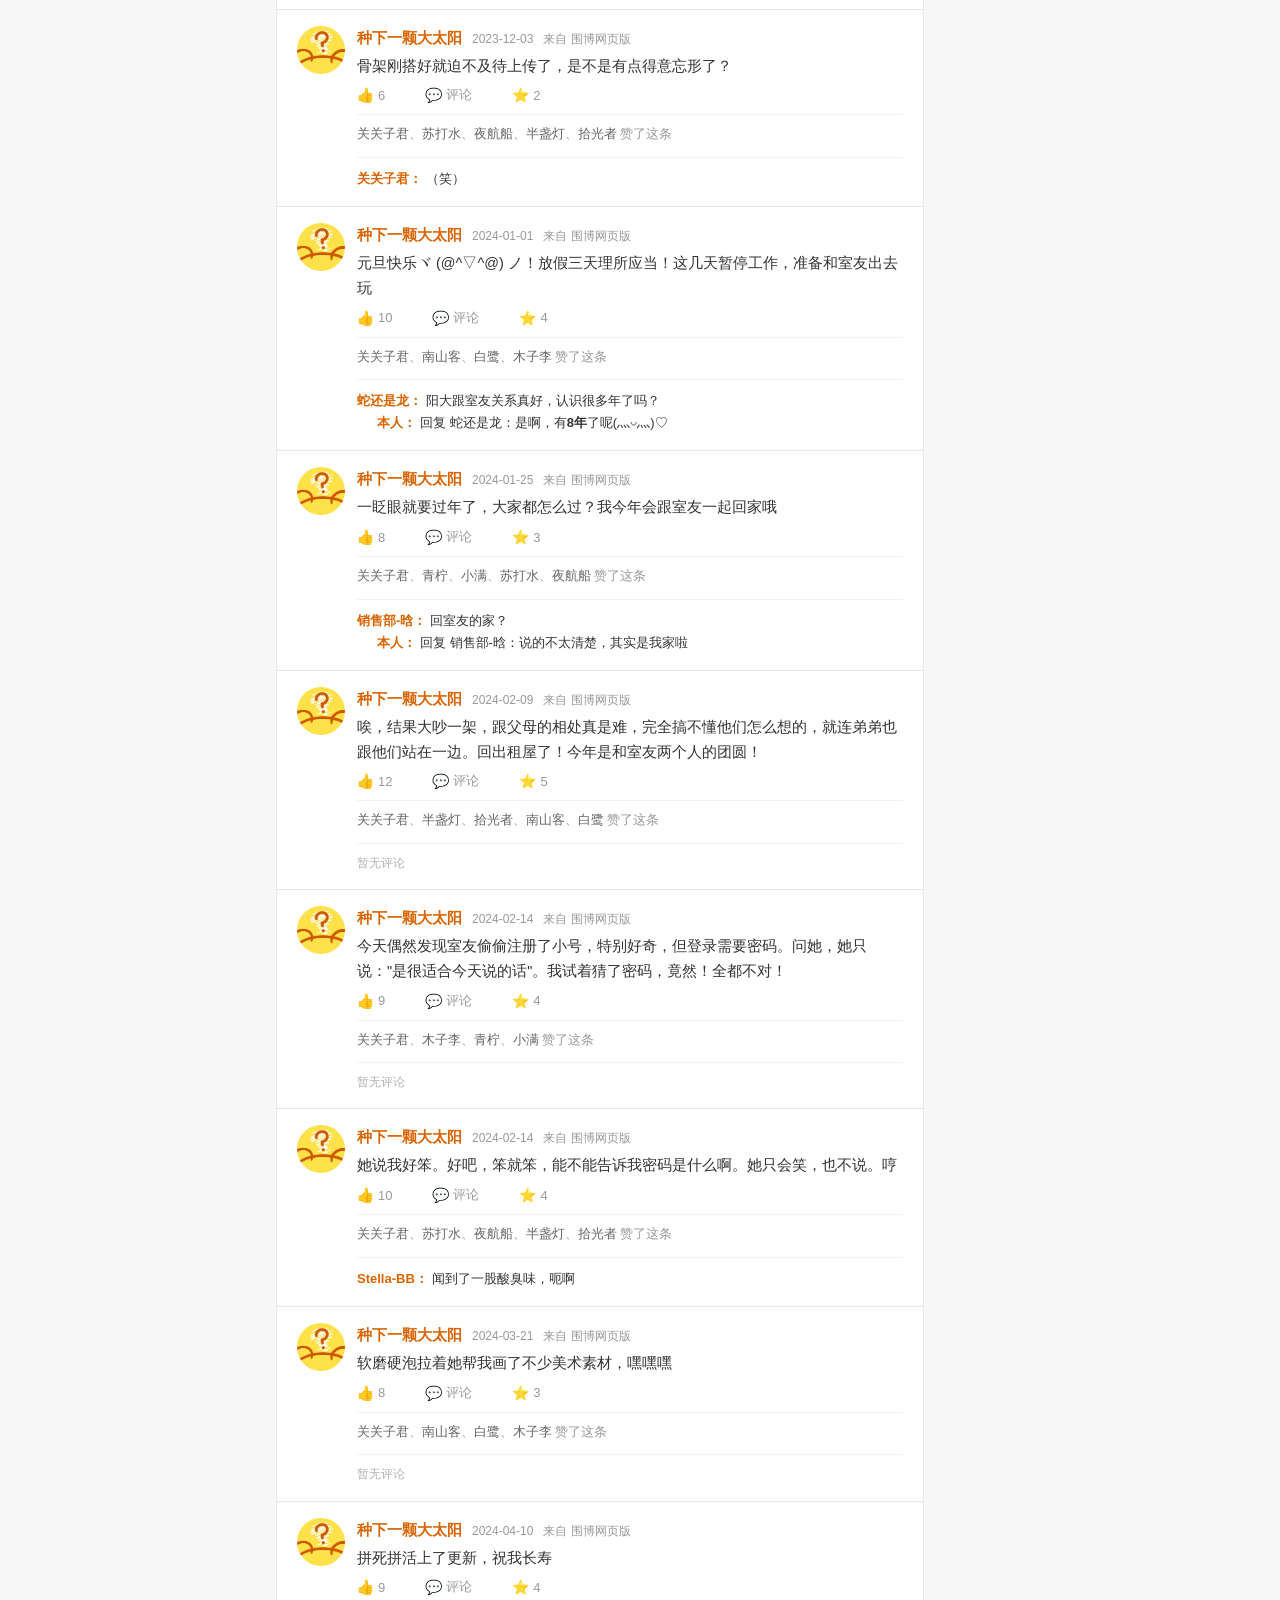
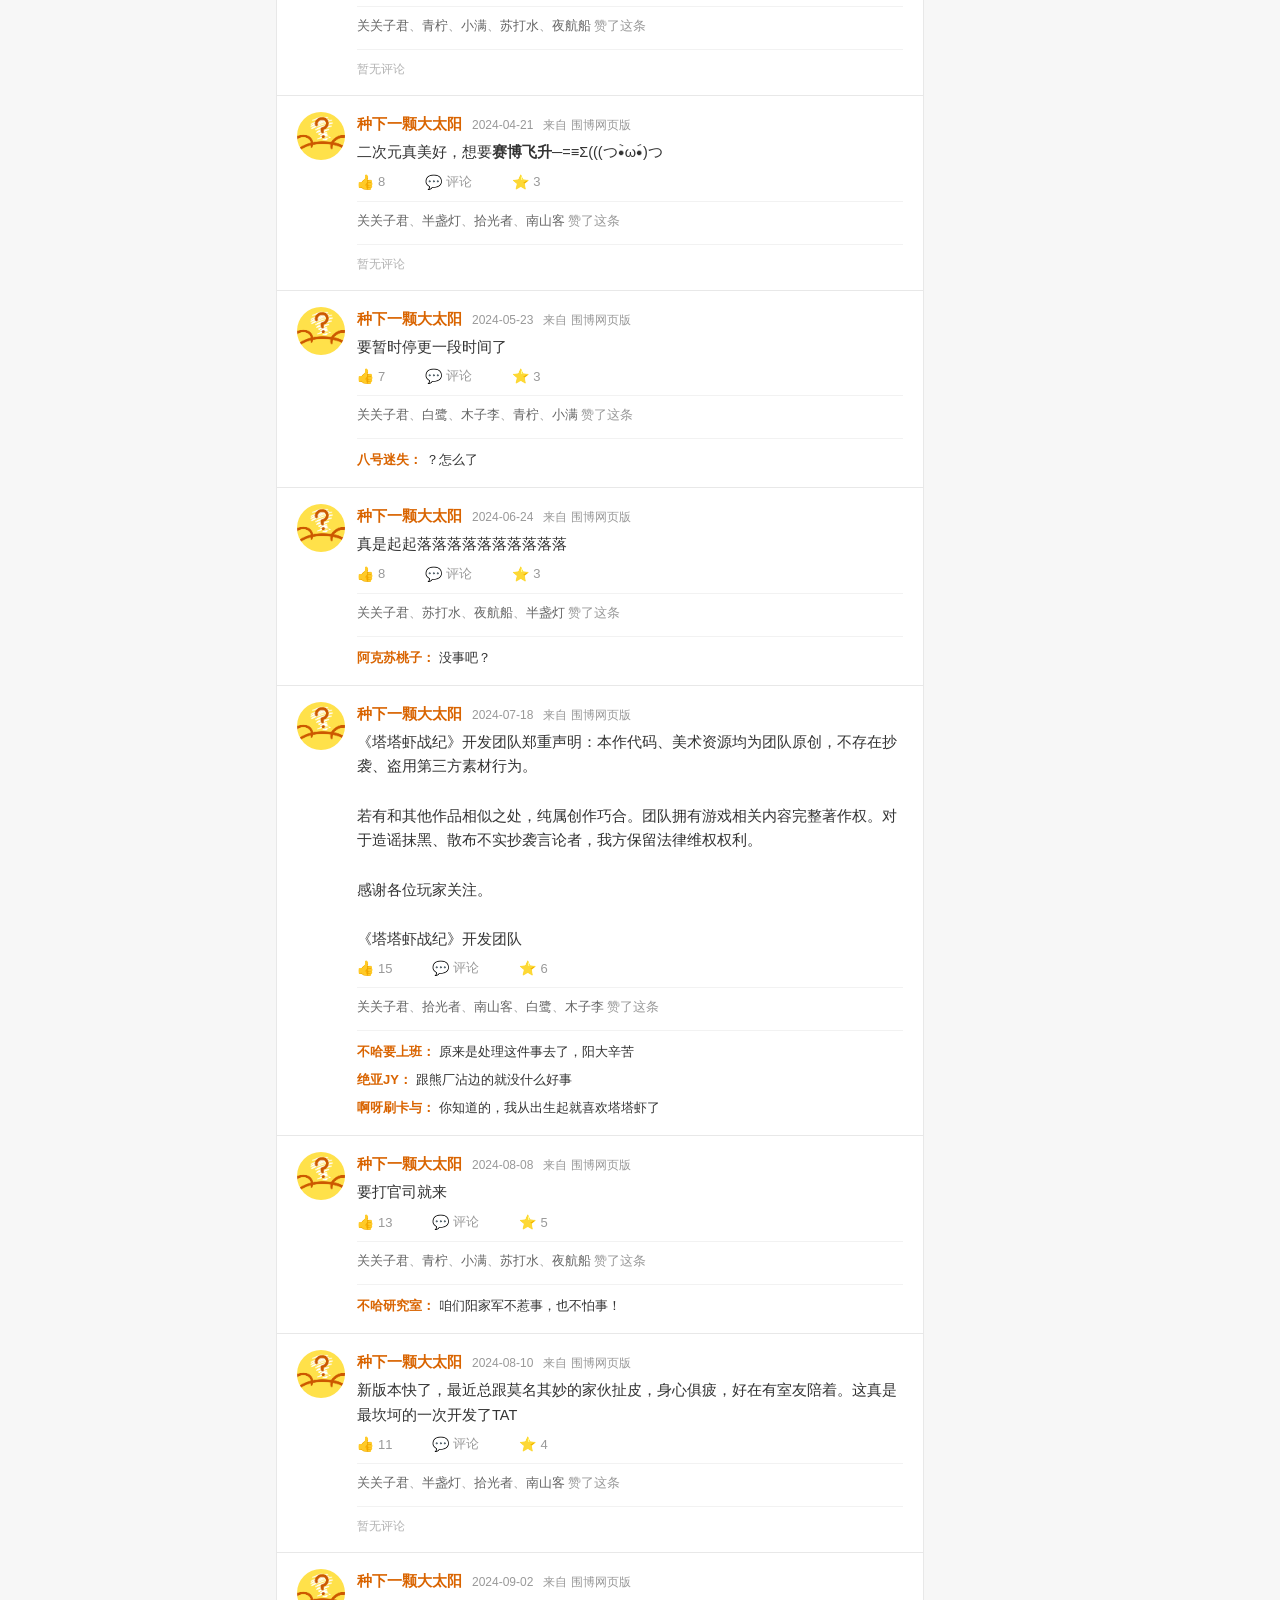
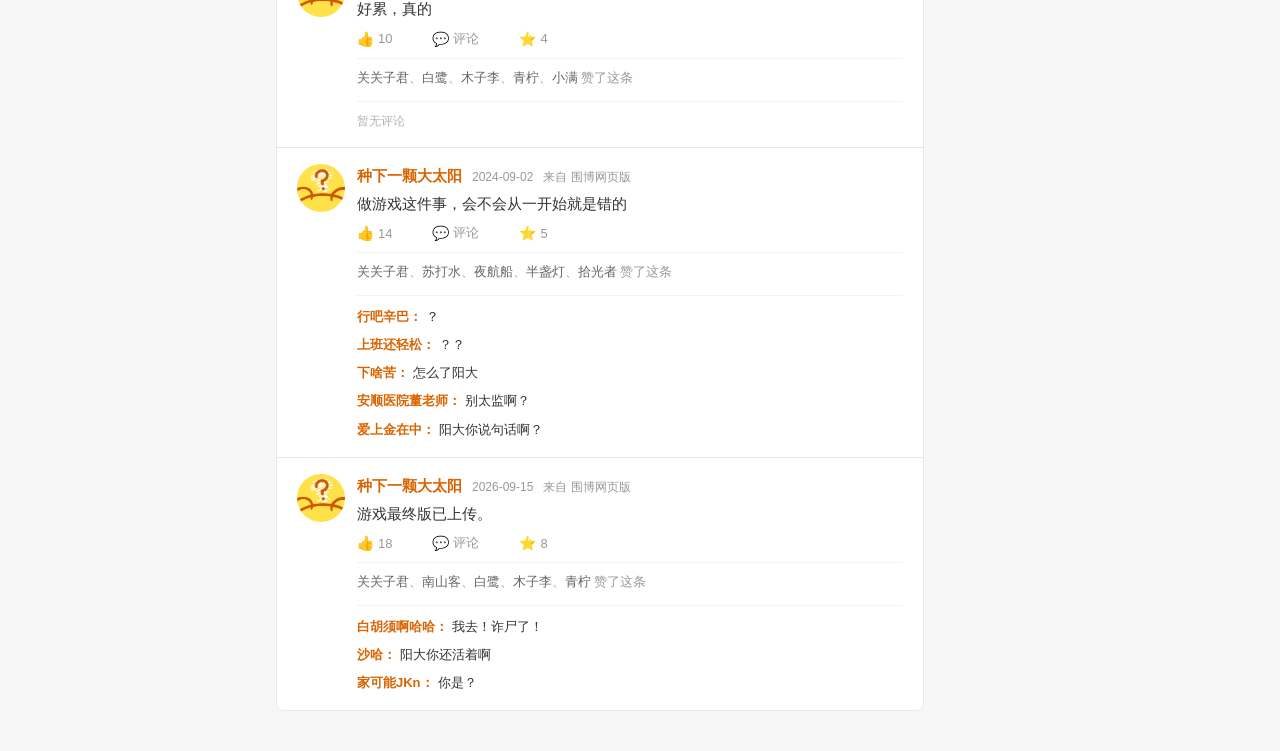
<file: maker.html>
<!-- maker.html -->
<!DOCTYPE html>
<html lang="zh-CN">
<head>
  <meta charset="UTF-8">
  <meta name="viewport" content="width=device-width, initial-scale=1.0">
  <title>开发者日志 - 围博</title>
  <link rel="stylesheet" href="css/common.css">
  <link rel="stylesheet" href="css/maker.css">
</head>
<body class="maker-body production">

  <header class="wb-topnav">
    <div class="wb-topnav-inner">
      <div class="wb-logo">
        <div class="wb-logo-icon">围</div>
        <div class="wb-logo-text">围博</div>
      </div>

      <div class="wb-search">
        <input class="wb-search-input" type="text" placeholder="搜索围博" autocomplete="off">
      </div>

      <div class="wb-topnav-right">
        <div class="wb-nav-icon" title="首页">首</div>
        <div class="wb-nav-icon" title="视频">视</div>
        <div class="wb-nav-icon" title="消息">消</div>
        <div class="wb-nav-avatar" title="头像">阳</div>
      </div>
    </div>
  </header>

  <div class="wb-layout">

    <aside class="wb-sidebar-left">
      <div class="wb-sidebar-title">首页</div>
      <ul class="wb-sidebar-list">
        <li class="wb-sidebar-item active">全部关注</li>
        <li class="wb-sidebar-item" data-placeholder="1">最新围博</li>
        <li class="wb-sidebar-item" data-placeholder="1">特别关注</li>
        <li class="wb-sidebar-item" data-placeholder="1">好友圈</li>
      </ul>

      <ul class="wb-sidebar-list wb-sidebar-list-split">
        <li class="wb-sidebar-item" data-placeholder="1">动漫</li>
        <li class="wb-sidebar-item" data-placeholder="1">游戏</li>
        <li class="wb-sidebar-item" data-placeholder="1">名人明星</li>
        <li class="wb-sidebar-item" data-placeholder="1">同事</li>
        <li class="wb-sidebar-item" data-placeholder="1">同学</li>
        <li class="wb-sidebar-item" data-placeholder="1">悄悄关注</li>
      </ul>
    </aside>

    <main class="wb-main">

      <div class="wb-cover">
        <span>封面图占位</span>
      </div>

      <div class="wb-profile">
        <div class="wb-avatar-wrap">
          <div class="wb-avatar">阳</div>
          <div class="wb-verified" title="认证"></div>
        </div>

        <div class="wb-profile-info">
          <div class="wb-profile-top">
            <h1 class="wb-nickname">种下一颗大太阳</h1>
            <button class="wb-follow-btn" type="button" data-placeholder="1">关注</button>
          </div>

          <div class="wb-profile-stats">
            <span class="wb-stat"><strong>1.2万</strong>粉丝</span>
            <span class="wb-stat">
              <a href="#" id="followingCountLink" class="wb-stat-link">
                <strong>1</strong>关注
              </a>
            </span>
            <span class="wb-stat"><strong>4.5万</strong>转评赞</span>
          </div>

          <div class="wb-bio">这里是《空屋谜踪》的开发账号。</div>

          <div class="wb-tags">
            <span class="wb-tag">游戏博主</span>
            <span class="wb-tag">IP属地：未知</span>
          </div>
        </div>
      </div>

      <nav class="wb-tabs">
        <span class="wb-tab" data-placeholder="1">精选</span>
        <span class="wb-tab active">微博</span>
        <span class="wb-tab" data-placeholder="1">视频</span>
        <span class="wb-tab" data-placeholder="1">相册</span>
        <span class="wb-tab" data-placeholder="1">文章</span>
      </nav>

      <div id="tweetFeed" class="wb-tweet-list"></div>
      <p id="emptyTip" class="empty-tip" hidden>暂无内容</p>

    </main>

    <aside class="wb-sidebar-right">

      <div class="wb-help-section">
        <div class="wb-help-icon">助</div>
        <div class="wb-help-text">为TA助威</div>
      </div>

      <div class="wb-recommend">
        <div class="wb-recommend-header">
          <span>关注推荐</span>
          <span class="wb-recommend-page">1/7</span>
        </div>
        <ul class="wb-recommend-list">
          <li class="wb-recommend-item">
            <div class="wb-recommend-avatar" style="background:#4a7ca0;">夜</div>
            <div class="wb-recommend-body">
              <div class="wb-recommend-name">夜航的猫</div>
              <div class="wb-recommend-desc">插画师</div>
            </div>
            <button class="wb-recommend-follow" type="button" data-placeholder="1">+关注</button>
          </li>
          <li class="wb-recommend-item">
            <div class="wb-recommend-avatar" style="background:#a06a3a;">咖</div>
            <div class="wb-recommend-body">
              <div class="wb-recommend-name">咖啡与画</div>
              <div class="wb-recommend-desc">游戏爱好者</div>
            </div>
            <button class="wb-recommend-follow" type="button" data-placeholder="1">+关注</button>
          </li>
          <li class="wb-recommend-item">
            <div class="wb-recommend-avatar" style="background:#3a7a7a;">南</div>
            <div class="wb-recommend-body">
              <div class="wb-recommend-name">南山的风</div>
              <div class="wb-recommend-desc">独立开发者</div>
            </div>
            <button class="wb-recommend-follow" type="button" data-placeholder="1">+关注</button>
          </li>
          <li class="wb-recommend-item">
            <div class="wb-recommend-avatar" style="background:#7a5a9a;">白</div>
            <div class="wb-recommend-body">
              <div class="wb-recommend-name">白鹭不飞</div>
              <div class="wb-recommend-desc">音乐人</div>
            </div>
            <button class="wb-recommend-follow" type="button" data-placeholder="1">+关注</button>
          </li>
        </ul>
      </div>

      <div class="wb-footer-links">
        <a href="#" class="wb-footer-link" data-placeholder="1">帮助中心</a>
        <a href="#" class="wb-footer-link" data-placeholder="1">合作&amp;服务</a>
        <a href="#" class="wb-footer-link" data-placeholder="1">举报中心</a>
        <a href="#" class="wb-footer-link" data-placeholder="1">关于围博</a>
      </div>

    </aside>

  </div>

  <div id="followingModal" class="following-modal" hidden>
    <div class="following-modal-overlay" id="followingModalOverlay"></div>
    <div class="following-modal-panel" role="dialog" aria-modal="true" aria-labelledby="followingModalTitle">
      <div class="following-modal-header">
        <span id="followingModalTitle" class="following-modal-title">关注列表</span>
        <button id="followingModalClose" class="following-modal-close" type="button">×</button>
      </div>
      <div class="following-modal-body">
        <div class="following-item">
          <div class="following-avatar">君</div>
          <div class="following-info">
            <div class="following-name">关关子君</div>
            <div class="following-bio">记录一些日常。</div>
          </div>
          <a class="following-view-btn" href="weibo.html" target="_blank" rel="noopener noreferrer">查看</a>
        </div>
      </div>
    </div>
  </div>

  <script src="js/state.js"></script>
  <script src="data/makerData.js"></script>
  <script src="js/maker.js"></script>

</body>
</html>
</file>
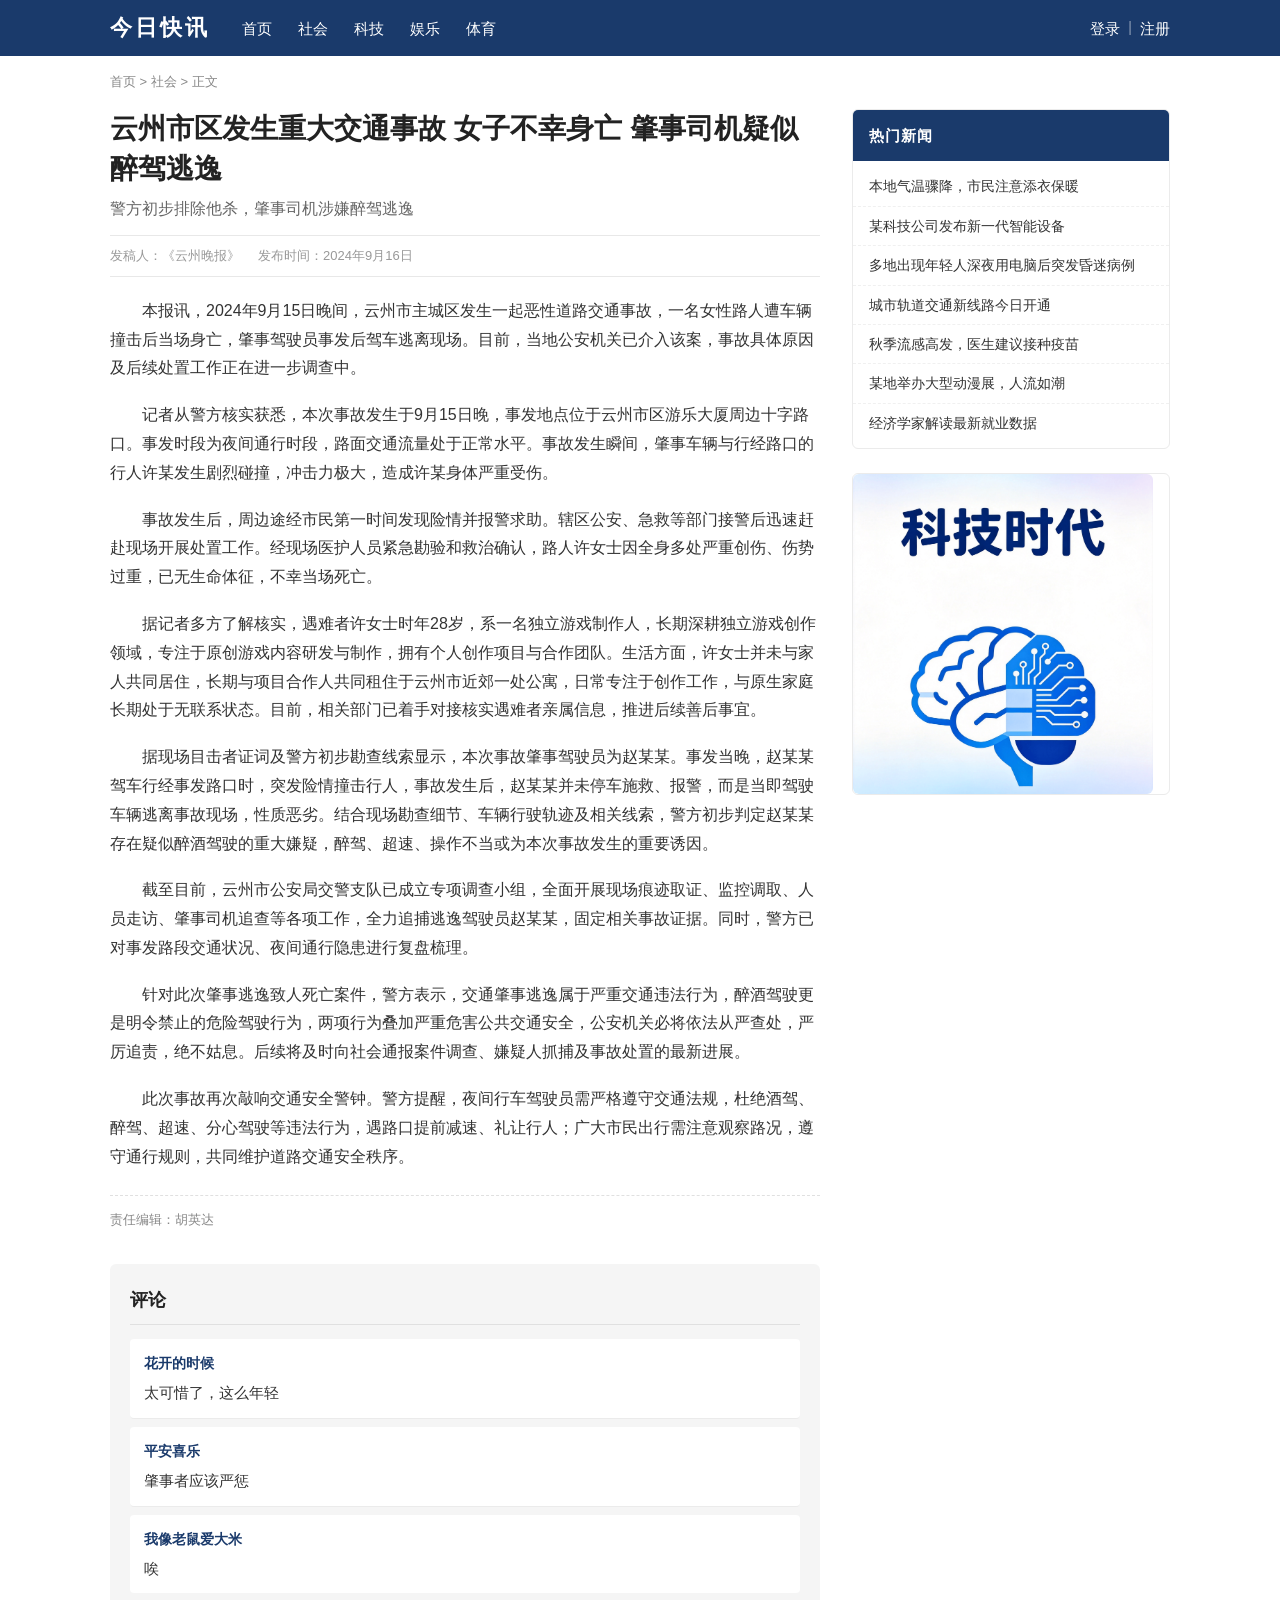
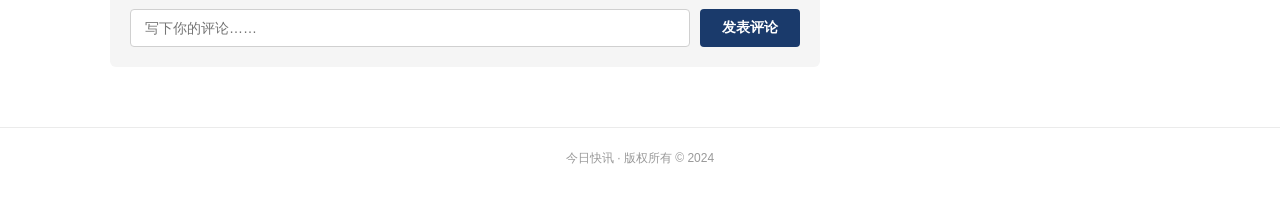
<file: news.html>
<!-- news.html -->
<!DOCTYPE html>
<html lang="zh-CN">
<head>
  <meta charset="UTF-8">
  <meta name="viewport" content="width=device-width, initial-scale=1.0">
  <title>今日快讯 - 新闻</title>
  <link rel="stylesheet" href="css/common.css">
  <link rel="stylesheet" href="css/news.css">
</head>
<body class="news-body production">

  <header class="news-nav">
    <div class="news-nav-inner">
      <div class="news-logo">今日快讯</div>
      <nav class="news-nav-links">
        <a href="#" class="news-nav-link" data-placeholder="1">首页</a>
        <a href="#" class="news-nav-link" data-placeholder="1">社会</a>
        <a href="#" class="news-nav-link" data-placeholder="1">科技</a>
        <a href="#" class="news-nav-link" data-placeholder="1">娱乐</a>
        <a href="#" class="news-nav-link" data-placeholder="1">体育</a>
      </nav>
      <div class="news-nav-right">
        <a href="#" class="news-nav-link" data-placeholder="1">登录</a>
        <span class="news-nav-split">|</span>
        <a href="#" class="news-nav-link" data-placeholder="1">注册</a>
      </div>
    </div>
  </header>

  <div class="news-breadcrumb">
    首页 &gt; 社会 &gt; 正文
  </div>

  <div class="news-container">

    <main class="news-main">

      <article id="article1" class="news-article" hidden>
        <h1 class="news-title">多地出现年轻人深夜用电脑后突发昏迷病例 医生提示熬夜风险</h1>
        <p class="news-subtitle">医生初步判断与长期熬夜、作息不规律有关</p>

        <div class="news-meta">
          <span>来源：《云州青年报》</span>
          <span>发稿人：所属记者刘以</span>
          <span>发布时间：2024年12月30日</span>
        </div>

        <div class="news-content">
          <p>本报讯，近期，国内多地医疗机构陆续接诊多起特殊病例：多名年轻人在深夜使用电脑过程中，突发意识丧失、陷入昏迷，事件引发公众对于青年群体熬夜健康问题的关注。</p>
          <p>记者从接诊医院了解到，这类患者大多为青少年及青年群体，事发时均长时间在夜间使用电脑。出现不适前，当事人持续伏案操作电脑，随后突然倒地、意识不清。事发后，现场人员第一时间拨打急救电话，所有昏迷人员均被紧急送往医院接受检查与救治。截至目前，送医患者生命体征趋于平稳，暂无生命危险，相关检查仍在持续开展。</p>
          <p>接诊医生介绍，结合患者病史与初步检查结果判断，此类突发昏迷情况，<strong>大概率和长期熬夜、作息严重不规律存在关联</strong>。长时间夜间伏案，持续精神高度集中，再加上睡眠不足、身体持续透支，会造成心血管、神经系统负担急剧加重，在多种因素叠加下，有可能诱发意识障碍、晕厥昏迷。医生同时表示，目前仅为初步判断，每位患者的具体发病诱因，还需要完善各项检查后进一步确认。</p>
          <p>相关健康专家提醒，当前不少年轻人存在熬夜、昼夜颠倒的习惯，长时间熬夜使用电子设备，会持续消耗身体机能，不仅容易造成头晕乏力、记忆力下降，严重时可诱发晕厥等急症。建议广大青年合理规划作息，尽量避免通宵或者长时间熬夜使用电脑，连续使用电脑一段时间后应当起身休息，保证充足睡眠。一旦出现胸闷、头晕、心慌等不适症状，需要立刻停下工作、及时就医，切勿硬扛。</p>
          <p>医疗部门也提示，年轻人不要忽视长期睡眠不足带来的健康隐患，重视身体发出的预警信号，建立规律健康的生活方式。</p>
        </div>

        <div class="news-footer">
          <span>责任编辑：小编</span>
          <a href="#" id="backToArticle2" class="news-related-link">返回上一篇</a>
        </div>

        <section class="news-comments">
          <h2 class="comments-title">评论</h2>
          <ul id="commentList1" class="comment-list"></ul>

          <div class="comment-form">
            <input id="commentInput1" class="comment-input" type="text" placeholder="写下你的评论……">
            <button class="comment-btn" type="button" data-comment-btn="1">发表评论</button>
          </div>
        </section>
      </article>

      <article id="article2" class="news-article" hidden>
        <h1 class="news-title">云州市区发生重大交通事故 女子不幸身亡 肇事司机疑似醉驾逃逸</h1>
        <p class="news-subtitle">警方初步排除他杀，肇事司机涉嫌醉驾逃逸</p>

        <div class="news-meta">
          <span>来源：《云州晚报》</span>
          <span>发稿人：所属记者胡英达</span>
          <span>发布时间：2024年9月16日</span>
        </div>

        <div class="news-content">
          <p>本报讯 2024年9月15日晚间，云州市主城区发生一起恶性道路交通事故，一名女性路人遭车辆撞击后当场身亡，肇事驾驶员事发后驾车逃离现场。目前，当地公安机关已介入该案，事故具体原因及后续处置工作正在进一步调查中。</p>
          <p>记者从警方核实获悉，本次事故发生于9月15日晚，事发地点位于云州市区游乐大厦周边十字路口。事发时段为夜间通行时段，路面交通流量处于正常水平。事故发生瞬间，肇事车辆与行经路口的行人<strong>许某</strong>发生剧烈碰撞，冲击力极大，造成许某身体严重受伤。</p>
          <p>事故发生后，周边途经市民第一时间发现险情并报警求助。辖区公安、急救等部门接警后迅速赶赴现场开展处置工作。经现场医护人员紧急勘验和救治确认，路人许女士因全身多处严重创伤、伤势过重，已无生命体征，不幸当场死亡。</p>
          <p>据记者多方了解核实，遇难者许女士系一名<strong>独立游戏制作人</strong>，长期深耕独立游戏创作领域，专注于原创游戏内容研发与制作，拥有个人创作项目与合作团队。生活方面，许女士并未与家人共同居住，长期与项目合作人共同租住于云州市近郊一处公寓，日常专注于创作工作，与原生家庭长期处于无联系状态。目前，相关部门已着手对接核实遇难者亲属信息，推进后续善后事宜。</p>
          <p>据现场目击者证词及警方初步勘查线索显示，本次事故肇事驾驶员为赵某某。事发当晚，赵某某驾车行经事发路口时，突发险情撞击行人，事故发生后，赵某某并未停车施救、报警，而是当即驾驶车辆逃离事故现场，性质恶劣。结合现场勘查细节、车辆行驶轨迹及相关线索，警方初步判定赵某某存在疑似<strong>醉酒驾驶</strong>的重大嫌疑，醉驾、超速、操作不当或为本次事故发生的重要诱因。</p>
          <p>截至目前，云州市公安局交警支队已成立专项调查小组，全面开展现场痕迹取证、监控调取、人员走访、肇事司机追查等各项工作，全力追捕<strong>逃逸</strong>驾驶员赵某某，固定相关事故证据。同时，警方已对事发路段交通状况、夜间通行隐患进行复盘梳理。</p>
          <p>针对此次肇事逃逸致人死亡案件，警方表示，交通肇事逃逸属于严重交通违法行为，醉酒驾驶更是明令禁止的危险驾驶行为，两项行为叠加严重危害公共交通安全，公安机关必将依法从严查处，严厉追责，绝不姑息。后续将及时向社会通报案件调查、嫌疑人抓捕及事故处置的最新进展。</p>
          <p>此次事故再次敲响交通安全警钟。警方提醒，夜间行车驾驶员需严格遵守交通法规，杜绝酒驾、醉驾、超速、分心驾驶等违法行为，遇路口提前减速、礼让行人；广大市民出行需注意观察路况，遵守通行规则，共同维护道路交通安全秩序。</p>
        </div>

        <div class="news-footer">
          <span>责任编辑：小编</span>
        </div>

        <section class="news-comments">
          <h2 class="comments-title">评论</h2>
          <ul id="commentList2" class="comment-list"></ul>

          <div class="comment-form">
            <input id="commentInput2" class="comment-input" type="text" placeholder="写下你的评论……">
            <button class="comment-btn" type="button" data-comment-btn="2">发表评论</button>
          </div>
        </section>
      </article>

    </main>

    <aside class="news-sidebar">

      <section class="sidebar-block">
        <h2 class="sidebar-title">热门新闻</h2>
        <ul class="hot-list">
          <li class="hot-item"><a href="#" class="hot-link" data-placeholder="1">本地气温骤降，市民注意添衣保暖</a></li>
          <li class="hot-item"><a href="#" class="hot-link" data-placeholder="1">某科技公司发布新一代智能设备</a></li>
          <li class="hot-item"><a href="#" id="hotLinkComa" class="hot-link">多地出现年轻人深夜用电脑后突发昏迷病例</a></li>
          <li class="hot-item"><a href="#" class="hot-link" data-placeholder="1">城市轨道交通新线路今日开通</a></li>
          <li class="hot-item"><a href="#" class="hot-link" data-placeholder="1">秋季流感高发，医生建议接种疫苗</a></li>
          <li class="hot-item"><a href="#" class="hot-link" data-placeholder="1">某地举办大型动漫展，人流如潮</a></li>
          <li class="hot-item"><a href="#" class="hot-link" data-placeholder="1">经济学家解读最新就业数据</a></li>
        </ul>
      </section>

      <section class="sidebar-block">
        <div class="ad-placeholder">广告位招租</div>
      </section>

    </aside>

  </div>

  <footer class="news-footer-bar">
    今日快讯 · 版权所有 © 2024
  </footer>

  <script src="js/state.js"></script>
  <script src="js/news.js"></script>

</body>
</html>
</file>
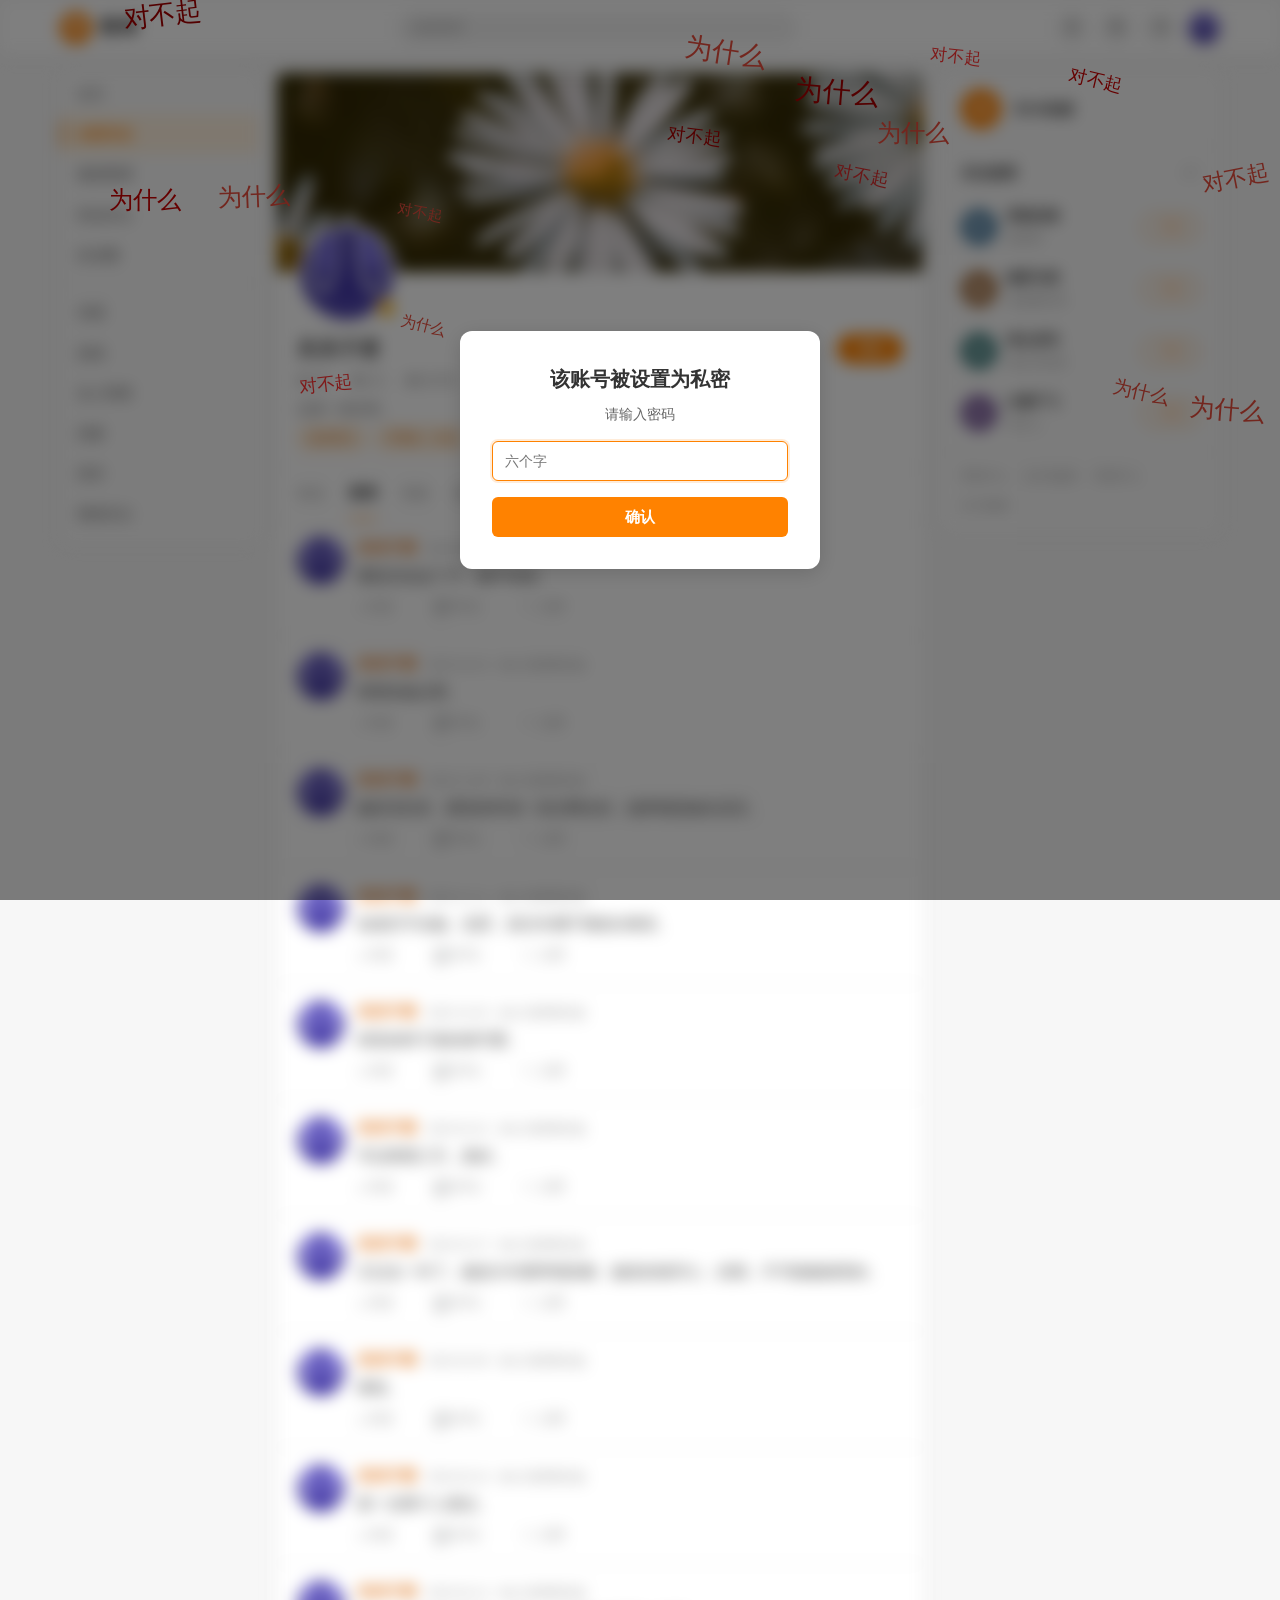
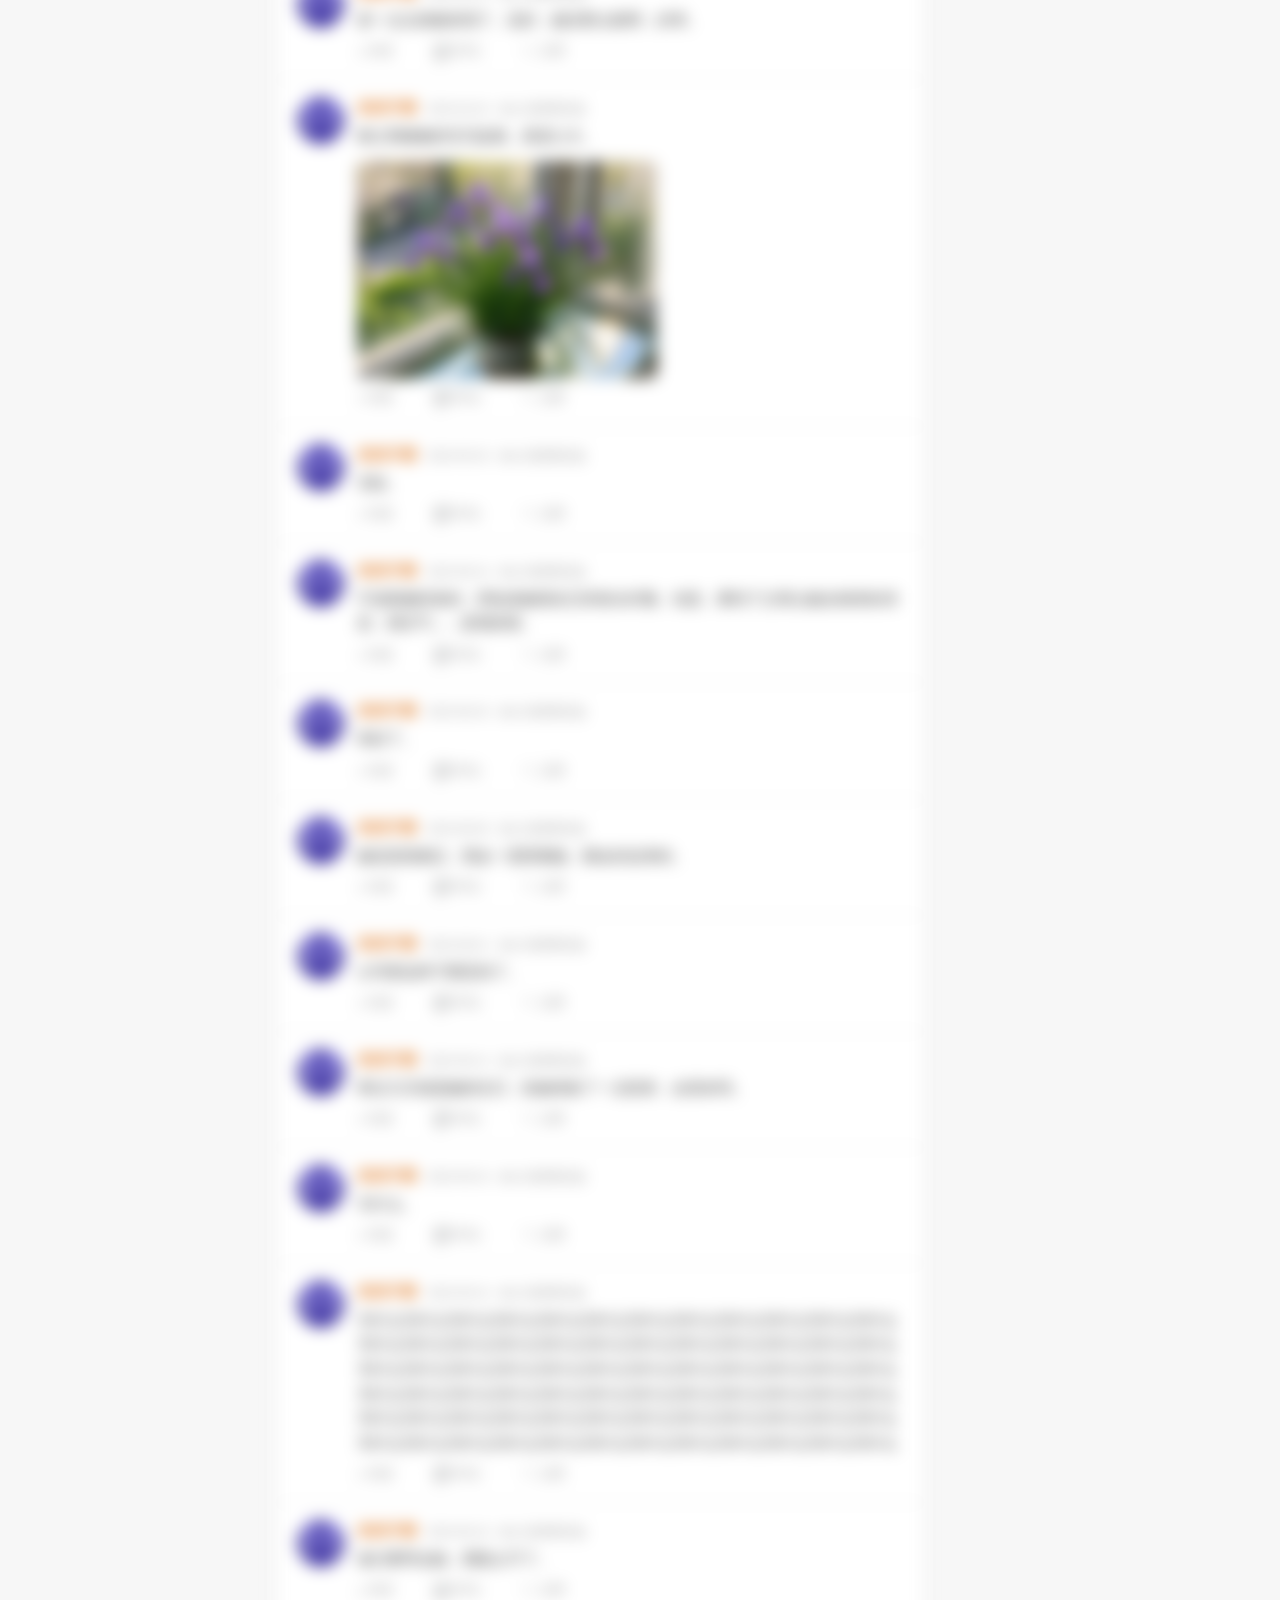
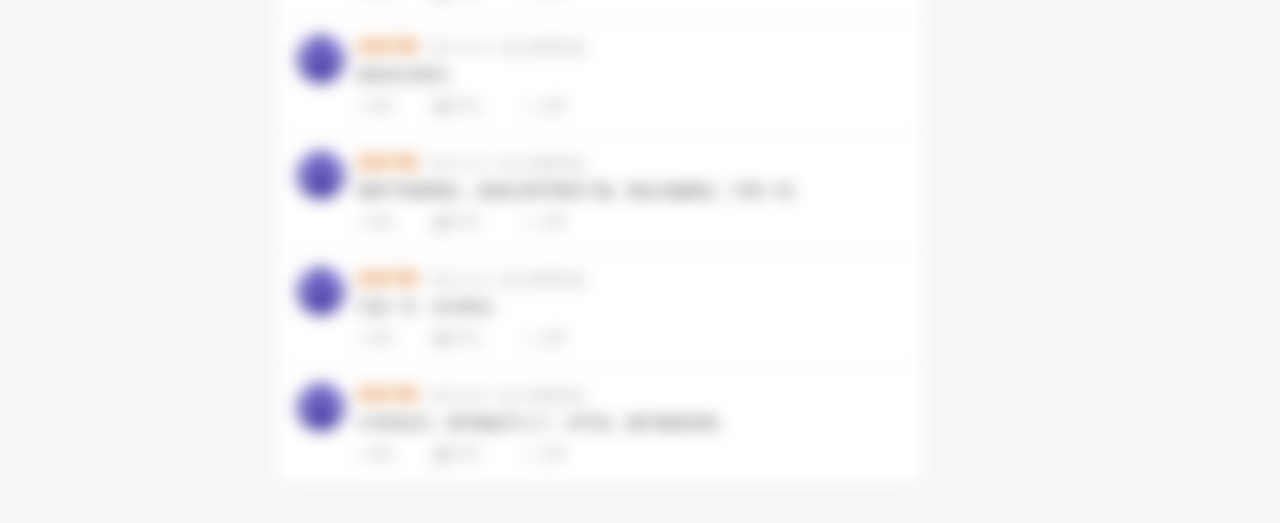
<file: weibo.html>
<!-- weibo.html -->
<!DOCTYPE html>
<html lang="zh-CN">
<head>
  <meta charset="UTF-8">
  <meta name="viewport" content="width=device-width, initial-scale=1.0">
  <title>关关子君 - 围博</title>
  <link rel="stylesheet" href="css/common.css">
  <link rel="stylesheet" href="css/weibo.css">
</head>
<body class="weibo-body production">

  <div id="weiboPageWrapper" class="weibo-page-wrapper">

    <header class="wb-topnav">
      <div class="wb-topnav-inner">
        <div class="wb-logo">
          <div class="wb-logo-icon">围</div>
          <div class="wb-logo-text">围博</div>
        </div>

        <div class="wb-search">
          <input class="wb-search-input" type="text" placeholder="搜索围博" autocomplete="off">
        </div>

        <div class="wb-topnav-right">
          <div class="wb-nav-icon" title="首页">首</div>
          <div class="wb-nav-icon" title="视频">视</div>
          <div class="wb-nav-icon" title="消息">消</div>
          <div class="wb-nav-avatar" id="topnavAvatar" title="头像">君</div>
        </div>
      </div>
    </header>

    <div class="wb-layout">

      <aside class="wb-sidebar-left">
        <div class="wb-sidebar-title">首页</div>
        <ul class="wb-sidebar-list">
          <li class="wb-sidebar-item active" data-action="all-follow">全部关注</li>
          <li class="wb-sidebar-item" data-action="latest">最新围博</li>
          <li class="wb-sidebar-item" data-action="special">特别关注</li>
          <li class="wb-sidebar-item" data-action="friends">好友圈</li>
        </ul>

        <ul class="wb-sidebar-list wb-sidebar-list-split">
          <li class="wb-sidebar-item" data-action="group-dongman">动漫</li>
          <li class="wb-sidebar-item" data-action="group-youxi">游戏</li>
          <li class="wb-sidebar-item" data-action="group-mingxing">名人明星</li>
          <li class="wb-sidebar-item" data-action="group-tongshi">同事</li>
          <li class="wb-sidebar-item" data-action="group-tongxue">同学</li>
          <li class="wb-sidebar-item" data-action="group-qiaoqiao">悄悄关注</li>
        </ul>
      </aside>

      <main class="wb-main">

        <div class="wb-cover">
          <span>封面图占位</span>
        </div>

        <div class="wb-profile">
          <div class="wb-avatar-wrap">
            <div class="wb-avatar" id="weiboAvatar">君</div>
            <div class="wb-verified" title="认证"></div>
          </div>

          <div class="wb-profile-info">
            <div class="wb-profile-top">
              <h1 class="wb-nickname" id="weiboNickname">关关子君</h1>
              <button class="wb-follow-btn" type="button" data-action="follow">关注</button>
            </div>

            <div class="wb-profile-stats">
              <span class="wb-stat"><strong>1.2万</strong>粉丝</span>
              <span class="wb-stat"><strong>356</strong>关注</span>
              <span class="wb-stat"><strong>4.5万</strong>转评赞</span>
            </div>

            <div class="wb-bio" id="weiboBio">记录一些日常。</div>

            <div class="wb-tags">
              <span class="wb-tag">游戏博主</span>
              <span class="wb-tag">IP属地：未知</span>
            </div>
          </div>
        </div>

        <nav class="wb-tabs">
          <span class="wb-tab" data-tab="featured">精选</span>
          <span class="wb-tab active" data-tab="weibo">围博</span>
          <span class="wb-tab" data-tab="video">视频</span>
          <span class="wb-tab" data-tab="album">相册</span>
          <span class="wb-tab" data-tab="article">文章</span>
        </nav>

        <div id="tweetList" class="wb-tweet-list"></div>

      </main>

      <aside class="wb-sidebar-right">

        <div class="wb-help-section">
          <div class="wb-help-icon">助</div>
          <div class="wb-help-text">为TA助威</div>
        </div>

        <div class="wb-recommend">
          <div class="wb-recommend-header">
            <span>关注推荐</span>
            <span class="wb-recommend-page">1/7</span>
          </div>
          <ul class="wb-recommend-list" id="recommendList"></ul>
        </div>

        <div class="wb-footer-links">
          <a href="#" class="wb-footer-link" data-action="help">帮助中心</a>
          <a href="#" class="wb-footer-link" data-action="service">合作&amp;服务</a>
          <a href="#" class="wb-footer-link" data-action="report">举报中心</a>
          <a href="#" class="wb-footer-link" data-action="about">关于围博</a>
        </div>

      </aside>

    </div>

  </div>

  <canvas id="whyCanvas" class="why-canvas"></canvas>

  <div id="weiboLockOverlay" class="weibo-lock-overlay" hidden>
    <div id="weiboLockPanel" class="weibo-lock-panel">
      <h2 class="weibo-lock-title">该账号被设置为私密</h2>
      <p class="weibo-lock-tip">请输入密码</p>
      <input id="weiboPasswordInput" class="weibo-lock-input" type="password" placeholder="六个字" autocomplete="off">
      <button id="weiboPasswordBtn" class="weibo-lock-btn" type="button">确认</button>
      <div id="weiboPasswordError" class="weibo-lock-error" hidden>密码错误，请重试</div>
    </div>
  </div>

  <script src="js/state.js"></script>
  <script src="data/weiboData.js"></script>
  <script src="js/weibo.js"></script>

</body>
</html>
</file>
<file: css/common.css>
/* ============================================================
   文件路径：css/common.css
   说明：公共基础样式（重置 + 主题色 + 通用按钮）
         本次更新：
           - 无功能性改动
           - 入口页专属样式已在 index.html 的 <style> 中定义，
             与私聊页面（#f0f5f0 白绿灰背景）保持一致
           - 保留原有 .entry 与 .btn 相关样式，供其他页面复用
   ============================================================ */

/* ---------- 基础重置 ---------- */
* {
  box-sizing: border-box;
}

html,
body {
  margin: 0;
  padding: 0;
}

/* ---------- 系统无衬线字体 + 深色主题 ---------- */
body {
  font-family: -apple-system, BlinkMacSystemFont, "Segoe UI",
               "PingFang SC", "Hiragino Sans GB", "Microsoft YaHei",
               Roboto, Helvetica, Arial, sans-serif;
  font-size: 15px;
  line-height: 1.6;
  color: #e8ecf5;
  background-color: #0f1117;
  -webkit-font-smoothing: antialiased;
  -moz-osx-font-smoothing: grayscale;
}

/* 带 hidden 属性的元素强制隐藏（避免被 display 样式覆盖） */
[hidden] {
  display: none !important;
}

/* ---------- 通用按钮 ---------- */
.btn {
  display: inline-block;
  padding: 10px 22px;
  font-family: inherit;
  font-size: 15px;
  font-weight: 600;
  letter-spacing: 1px;
  color: #06231a;
  background: #5ef2b0;
  border: 1px solid transparent;
  border-radius: 8px;
  cursor: pointer;
  transition: background .15s ease, box-shadow .15s ease, transform .1s ease;
}

.btn:hover {
  background: #7bf7c3;
  box-shadow: 0 6px 18px rgba(94, 242, 176, .25);
}

.btn:active {
  transform: translateY(1px);
  box-shadow: none;
}

/* 小号按钮 */
.btn-small {
  padding: 6px 14px;
  font-size: 13px;
  font-weight: 500;
  letter-spacing: 0;
  border-radius: 6px;
}

/* 次级（幽灵）按钮 */
.btn-ghost {
  color: #9aa4bd;
  background: transparent;
  border: 1px solid #2f3650;
}

.btn-ghost:hover {
  color: #e8ecf5;
  background: #1a1f2e;
  box-shadow: none;
}

/* ---------- 旧版入口页布局（index.html 已不再使用，保留供扩展） ---------- */
.entry {
  min-height: 100vh;
  display: flex;
  flex-direction: column;
  align-items: center;
  justify-content: center;
  gap: 18px;
  padding: 24px;
  text-align: center;
}

.entry h1 {
  margin: 0;
  font-size: 30px;
  font-weight: 700;
  letter-spacing: 4px;
  color: #e8ecf5;
  text-shadow: 0 0 24px rgba(94, 242, 176, .18);
}

.entry .subtitle {
  margin: 0;
  font-size: 14px;
  letter-spacing: 1px;
  color: #7f89a3;
}

.entry .btn {
  margin-top: 10px;
  padding: 12px 40px;
  font-size: 16px;
}

/* ============================================================
   测试用元素：正式发布时给 body 加 production 类即可隐藏
   ============================================================ */
body.production .dev-only {
  display: none !important;
}
</file>
<file: css/chat.css>
/* css/chat.css */
/* ============================================================
   文件路径：css/chat.css
   说明：聊天页专用样式（白绿色调，微信风格）
         本次更新：
           1. 新增二次好友申请相关样式：
              - .friend-btn.accept.disabled / [disabled]
              - .friend-request-hint
   其余样式保持不变。
   ============================================================ */

/* ---------- 页面基础 ---------- */
html,
body {
  height: 100%;
  overflow: hidden;
}

body {
  background: #f0f5f0;
  color: #333333;
}

/* ============================================================
   聊天应用整体布局
   ============================================================ */
.chat-app {
  position: relative;
  display: flex;
  height: calc(100vh - 100px);
  max-width: 960px;
  margin: 0 auto;
  background: #ffffff;
  box-shadow: 0 0 30px rgba(0, 0, 0, .08);
  overflow: hidden;
}

/* ============================================================
   头像浅蓝占位兜底
   ============================================================ */
.avatar-loading {
  background-color: #DDEFFF !important;
  color: transparent !important;
  border: none !important;
  background-image: none !important;
  font-size: 0 !important;
  text-align: center !important;
}

/* ============================================================
   左栏：联系人列表
   ============================================================ */
.chat-sidebar {
  flex: 0 0 300px;
  min-width: 220px;
  display: flex;
  flex-direction: column;
  background: #f0f5f0;
  border-right: 1px solid #e0e0e0;
}

.sidebar-header {
  flex: 0 0 auto;
  height: 60px;
  padding: 0 16px;
  display: flex;
  align-items: center;
  gap: 10px;
  background: #ffffff;
  border-bottom: 1px solid #e0e0e0;
}

.sidebar-avatar {
  flex: 0 0 auto;
  width: 36px;
  height: 36px;
  border-radius: 4px;
  display: flex;
  align-items: center;
  justify-content: center;
  background: #DDEFFF;
  overflow: hidden;
  padding: 0;
  font-size: 0;
  color: transparent;
  text-align: center;
}

.sidebar-avatar-img {
  display: block;
  width: 100%;
  height: 100%;
  object-fit: cover;
}

.sidebar-search {
  flex: 1 1 auto;
  height: 28px;
  padding: 0 12px;
  display: flex;
  align-items: center;
  font-size: 12px;
  color: #888888;
  background: #f5f5f5;
  border-radius: 4px;
}

/* ---------- 联系人列表 ---------- */
.contact-list {
  flex: 1 1 auto;
  overflow-y: auto;
  overflow-x: hidden;
}

.contact-list::-webkit-scrollbar { width: 6px; }
.contact-list::-webkit-scrollbar-thumb { background: #c8e0c8; border-radius: 3px; }

.contact-item {
  display: flex;
  align-items: center;
  gap: 12px;
  height: 64px;
  padding: 0 16px;
  cursor: pointer;
  transition: background .15s ease;
  user-select: none;
}

.contact-item:hover { background: #e8f5e9; }
.contact-item:active { background: #d4ead4; }
.contact-item.active { background: #d4ead4; }
.contact-item.active:active { background: #d4ead4; }

.contact-avatar {
  flex: 0 0 auto;
  width: 40px;
  height: 40px;
  border-radius: 4px;
  display: flex;
  align-items: center;
  justify-content: center;
  background: #DDEFFF;
  overflow: hidden;
  font-size: 0;
  color: transparent;
  text-align: center;
}

.contact-body {
  flex: 1 1 auto;
  min-width: 0;
  display: flex;
  flex-direction: column;
  gap: 4px;
}

.contact-name {
  font-size: 14px;
  color: #333333;
  white-space: nowrap;
  overflow: hidden;
  text-overflow: ellipsis;
}

.contact-preview {
  font-size: 12px;
  color: #888888;
  white-space: nowrap;
  overflow: hidden;
  text-overflow: ellipsis;
}

.contact-badge {
  flex: 0 0 auto;
  min-width: 18px;
  height: 18px;
  padding: 0 5px;
  display: flex;
  align-items: center;
  justify-content: center;
  font-size: 11px;
  font-weight: 600;
  color: #ffffff;
  background: #ff3b30;
  border-radius: 9px;
}

.contact-dot {
  flex: 0 0 auto;
  width: 8px;
  height: 8px;
  border-radius: 50%;
  background: #ff3b30;
}

/* ---------- 侧边栏页脚：好友申请按钮 ---------- */
.sidebar-footer {
  flex: 0 0 auto;
  padding: 10px 12px;
  background: #ffffff;
  border-top: 1px solid #e0e0e0;
}

.friend-request-btn {
  position: relative;
  width: 100%;
  padding: 10px 14px;
  font-family: inherit;
  font-size: 14px;
  color: #333333;
  background: #ffffff;
  border: 1px solid #c8e0c8;
  border-radius: 6px;
  cursor: pointer;
  text-align: center;
  transition: background .15s ease, border-color .15s ease;
}

.friend-request-btn:hover { background: #e8f5e9; border-color: #4caf50; }
.friend-request-btn:active { background: #d4ead4; }

.friend-request-dot {
  position: absolute;
  top: 8px;
  right: 10px;
  width: 8px;
  height: 8px;
  border-radius: 50%;
  background: #ff3b30;
}

.friend-request-empty {
  padding: 32px 20px;
  text-align: center;
  color: #888;
  font-size: 14px;
}

/* ============================================================
   右栏：聊天区
   ============================================================ */
.chat-main {
  flex: 1 1 auto;
  min-width: 0;
  display: flex;
  flex-direction: column;
  background: #ffffff;
}

.chat-view {
  flex: 1 1 auto;
  min-height: 0;
  display: flex;
  flex-direction: column;
}

.chat-empty {
  justify-content: center;
  align-items: center;
  background: #ffffff;
}

.chat-empty-text {
  font-size: 14px;
  color: #888888;
  letter-spacing: 1px;
}

.chat-header {
  flex: 0 0 auto;
  height: 60px;
  padding: 0 20px;
  display: flex;
  align-items: center;
  justify-content: space-between;
  gap: 12px;
  background: #ffffff;
  border-bottom: 1px solid #e0e0e0;
}

.chat-title {
  font-size: 16px;
  font-weight: 600;
  letter-spacing: .5px;
  color: #333333;
}

.chat-header-right {
  flex: 0 0 auto;
  display: flex;
  align-items: center;
  gap: 10px;
}

/* ============================================================
   好友申请视图
   ============================================================ */
.friend-request-list {
  flex: 1 1 auto;
  padding: 20px;
  overflow-y: auto;
  background: #f5f5f5;
}

.friend-request-item {
  display: flex;
  align-items: center;
  gap: 14px;
  padding: 16px;
  background: #ffffff;
  border: 1px solid #e0e0e0;
  border-radius: 8px;
}

.friend-request-body {
  flex: 1 1 auto;
  min-width: 0;
}

.friend-request-name {
  font-size: 15px;
  color: #333333;
  margin-bottom: 4px;
}

.friend-request-text {
  font-size: 13px;
  color: #888888;
}

.friend-request-actions {
  flex: 0 0 auto;
  display: flex;
  gap: 8px;
}

.friend-btn {
  padding: 6px 16px;
  font-family: inherit;
  font-size: 13px;
  border-radius: 4px;
  cursor: pointer;
  border: 1px solid transparent;
  transition: background .15s ease;
}

.friend-btn.accept {
  color: #ffffff;
  background: #4caf50;
  border-color: #4caf50;
}

.friend-btn.accept:hover { background: #43a047; border-color: #43a047; }

/* ---------- 二次好友申请：同意按钮禁用状态 ---------- */
.friend-btn.accept.disabled,
.friend-btn.accept[disabled] {
  opacity: 0.5;
  cursor: not-allowed;
  background: #e0e0e0;
  border-color: #e0e0e0;
  color: #999999;
}

.friend-btn.accept.disabled:hover,
.friend-btn.accept[disabled]:hover {
  background: #e0e0e0;
  border-color: #e0e0e0;
  color: #999999;
}

.friend-btn.reject {
  color: #666666;
  background: #ffffff;
  border-color: #c8e0c8;
}

.friend-btn.reject:hover {
  background: #e8f5e9;
  border-color: #4caf50;
  color: #333333;
}

/* ---------- 二次好友申请：提示文字 ---------- */
.friend-request-hint {
  margin-top: 12px;
  text-align: center;
  font-size: 12px;
  color: #999999;
  letter-spacing: 1px;
}

/* ============================================================
   消息列表区域
   ============================================================ */
.message-list {
  flex: 1 1 auto;
  overflow-y: auto;
  overflow-x: hidden;
  padding: 18px 20px 8px;
  display: flex;
  flex-direction: column;
  gap: 14px;
  background: #ffffff;
  scroll-behavior: smooth;
}

.message-list::-webkit-scrollbar { width: 8px; }
.message-list::-webkit-scrollbar-thumb { background: #c8e0c8; border-radius: 4px; }
.message-list::-webkit-scrollbar-track { background: transparent; }

@keyframes messageFadeIn {
  from { opacity: 0; transform: translateY(10px); }
  to   { opacity: 1; transform: translateY(0); }
}

.message-appear { animation: messageFadeIn 250ms ease-out both; }

@keyframes typingBlink {
  0%, 20% { opacity: 0.2; }
  50% { opacity: 1; }
  80%, 100% { opacity: 0.2; }
}

.typing-indicator .bubble {
  display: flex;
  align-items: center;
  justify-content: center;
  gap: 5px;
  padding: 12px 16px;
  min-width: 50px;
  min-height: 20px;
}

.typing-indicator .dot {
  width: 6px;
  height: 6px;
  border-radius: 50%;
  background: #888888;
  animation: typingBlink 1.4s infinite ease-in-out both;
}

.typing-indicator .dot:nth-child(2) { animation-delay: 0.2s; }
.typing-indicator .dot:nth-child(3) { animation-delay: 0.4s; }

.msg-row {
  display: flex;
  align-items: flex-start;
  gap: 10px;
}

.msg-row.me { justify-content: flex-end; }

.msg-avatar {
  flex: 0 0 auto;
  width: 36px;
  height: 36px;
  border-radius: 4px;
  display: flex;
  align-items: center;
  justify-content: center;
  background: #DDEFFF;
  overflow: hidden;
  font-size: 0;
  color: transparent;
  text-align: center;
}

.msg-wrap {
  display: flex;
  flex-direction: column;
  gap: 4px;
  max-width: 60%;
}

.msg-row.me .msg-wrap { align-items: flex-end; }

.msg-name { display: none; }

.bubble {
  padding: 10px 14px;
  font-size: 15px;
  line-height: 1.6;
  border-radius: 8px;
  white-space: pre-wrap;
  word-break: break-word;
}

.msg-row.them .bubble { color: #333333; background: #e8f5e9; }
.msg-row.me .bubble { color: #ffffff; background: #4caf50; }

.message-link {
  display: inline-block;
  margin-top: 8px;
  color: #4caf50;
  text-decoration: underline;
  cursor: pointer;
  font-size: 15px;
}

.message-link:hover { color: #2e7d32; }

.system-line {
  max-width: 80%;
  margin: 6px auto 0;
  padding: 10px 14px;
  font-size: 13px;
  text-align: center;
  color: #888888;
  background: transparent;
  border: none;
  border-radius: 8px;
}

/* ============================================================
   底部区域
   ============================================================ */
.chat-footer {
  flex: 0 0 auto;
  display: flex;
  flex-direction: column;
  gap: 10px;
  padding: 14px 16px 16px;
  background: #f5f5f5;
  border-top: 1px solid #e0e0e0;
}

.option-list {
  display: flex;
  flex-direction: column;
  gap: 10px;
}

.option-btn {
  width: 100%;
  padding: 12px 16px;
  font-family: inherit;
  font-size: 15px;
  text-align: left;
  color: #333333;
  background: #ffffff;
  border: 1px solid #c8e0c8;
  border-radius: 6px;
  cursor: pointer;
  transition: background .15s ease, border-color .15s ease, color .15s ease, transform .1s ease;
}

.option-btn::before { content: "▸ "; color: #4caf50; transition: color .15s ease; }
.option-btn:hover { background: #e8f5e9; border-color: #4caf50; color: #333333; }
.option-btn:active { transform: translateY(1px); }

.input-area {
  display: none;
  flex-direction: column;
  align-items: center;
  gap: 6px;
  padding: 4px 0 2px;
}

.input-area.is-visible { display: flex; }

.input-row {
  display: flex;
  align-items: center;
  gap: 10px;
  width: 80%;
  min-width: 320px;
}

.chat-input {
  flex: 1 1 auto;
  min-width: 0;
  padding: 10px 14px;
  font-family: inherit;
  font-size: 15px;
  color: #333333;
  background: #ffffff;
  border: 1px solid #c8e0c8;
  border-radius: 6px;
  outline: none;
  transition: border-color .15s ease;
}

.chat-input:focus { border-color: #4caf50; }
.chat-input::placeholder { color: #999999; }

.input-error {
  width: 80%;
  min-width: 320px;
  min-height: 16px;
  text-align: left;
  font-size: 12px;
  color: #ff3b30;
}

.chat-footer-hint {
  text-align: center;
  font-size: 12px;
  color: #888888;
  letter-spacing: 1px;
  padding: 4px 0;
}

/* ============================================================
   匿名邮件视图
   ============================================================ */
.email-content {
  flex: 1 1 auto;
  padding: 30px 40px 40px;
  overflow-y: auto;
  background: #ffffff;
}

.email-subject {
  margin: 0 0 12px;
  font-size: 20px;
  font-weight: 700;
  color: #333333;
  line-height: 1.5;
  word-break: break-word;
}

.email-body {
  margin: 0 0 24px;
  font-size: 16px;
  color: #555555;
  line-height: 1.6;
}

.email-image-wrap {
  display: flex;
  flex-direction: column;
  align-items: center;
  justify-content: center;
  margin: 20px 0;
  width: 100%;
  gap: 16px;
}

.email-image-wrap img,
.email-photo {
  display: block;
  max-width: 100%;
  border-radius: 8px;
  box-shadow: 0 4px 16px rgba(0, 0, 0, 0.15);
  margin: 0 auto;
}

.email-photo-placeholder {
  width: 100%;
  max-width: 400px;
  height: 260px;
  background: #DDEFFF;
  border-radius: 8px;
}

.email-view-btn {
  margin-top: 16px;
  padding: 8px 24px;
  background: #4caf50;
  color: #ffffff;
  border: none;
  border-radius: 4px;
  cursor: pointer;
  font-family: inherit;
  font-size: 14px;
  letter-spacing: 1px;
  transition: background .15s ease, transform .1s ease;
}

.email-view-btn:hover { background: #388e3c; }
.email-view-btn:active { transform: translateY(1px); }

.email-btn {
  padding: 8px 22px;
  font-family: inherit;
  font-size: 14px;
  color: #ffffff;
  background: #4caf50;
  border: none;
  border-radius: 6px;
  cursor: pointer;
  transition: background .15s ease, transform .1s ease;
}
.email-btn:hover { background: #43a047; }
.email-btn:active { transform: translateY(1px); }

/* ============================================================
   图片放大弹窗
   ============================================================ */
.image-modal {
  position: fixed;
  top: 0;
  left: 0;
  width: 100%;
  height: 100%;
  z-index: 10001;
  display: flex;
  align-items: center;
  justify-content: center;
}

.image-modal[hidden] { display: none !important; }

.image-modal-overlay {
  position: absolute;
  top: 0;
  left: 0;
  width: 100%;
  height: 100%;
  background: rgba(0, 0, 0, .9);
}

.image-modal-content {
  position: relative;
  z-index: 1;
  display: flex;
  align-items: center;
  justify-content: center;
}

.image-modal-placeholder {
  width: 800px;
  height: 600px;
  max-width: 90vw;
  max-height: 85vh;
  background: #DDEFFF;
  border-radius: 8px;
  display: flex;
  align-items: center;
  justify-content: center;
  color: transparent;
  font-size: 0;
  overflow: hidden;
}

.image-modal-close {
  position: absolute;
  top: -44px;
  right: 0;
  width: 36px;
  height: 36px;
  font-size: 22px;
  line-height: 1;
  color: #ffffff;
  background: transparent;
  border: 1px solid rgba(255, 255, 255, .5);
  border-radius: 50%;
  cursor: pointer;
  transition: background .15s ease;
}

.image-modal-close:hover { background: rgba(255, 255, 255, .15); }

/* ============================================================
   结局全屏覆盖层
   ============================================================ */
.ending-overlay {
  position: fixed;
  top: 0;
  left: 0;
  width: 100%;
  height: 100%;
  background: #1a2a1a;
  color: #e0f0e0;
  z-index: 9999;
  transform: translateY(100%);
  transition: transform 1.5s ease-out, background 0.5s ease, color 0.5s ease;
  overflow-y: auto;
  pointer-events: none;
}

.ending-overlay.show { transform: translateY(0); pointer-events: auto; }

.ending-overlay::-webkit-scrollbar { width: 8px; }
.ending-overlay::-webkit-scrollbar-thumb { background: #2a4a2a; border-radius: 4px; }

.ending-text {
  min-height: 100%;
  display: flex;
  flex-direction: column;
  justify-content: center;
  align-items: center;
  padding: 60px 20px;
  box-sizing: border-box;
  text-align: center;
  color: inherit;
  font-size: 20px;
  line-height: 1.8;
  font-family: inherit;
}

/* ---------- 四种结局主题 ---------- */

/* 1. 坏结局：黑底白字 */
#endingOverlay.theme-bad {
  background: #1a1a1a;
  color: #e0e0e0;
}

/* 2. 好结局：蓝白渐变底黑字 */
#endingOverlay.theme-good {
  background: linear-gradient(to top, #DDEFFF 0%, #FFFFFF 100%);
  color: #333333;
}

/* 3. “好结局？”（拒绝好友）：黑底白字 */
#endingOverlay.theme-rejected {
  background: #1a1a1a;
  color: #e0e0e0;
}

/* 4. 彩蛋（真结局）：黑红渐变白字 */
#endingOverlay.theme-true {
  background: linear-gradient(to bottom, #1a0a0a 0%, #4a0a0a 100%);
  color: #e0e0e0;
}

/* 彩蛋主题下，正文的紫色改为继承主题白色；仅最后一行标签保持紫色 */
#endingOverlay.theme-true .ending-line-purple {
  color: inherit;
}

#endingOverlay.theme-true .ending-line-true {
  color: #a855f7;
}

/* “好结局？”标签在黑底上使用中灰色，更清晰 */
#endingOverlay.theme-rejected .ending-line-question {
  color: #888888;
}

/* 好结局标签在浅色背景上使用深绿，更清晰 */
#endingOverlay.theme-good .ending-line-good {
  color: #2e7d32;
}

/* ============================================================
   结局逐行文本动画
   ============================================================ */
@keyframes endingLineFadeIn {
  0% { opacity: 0; transform: translateY(12px); filter: blur(4px); }
  100% { opacity: 1; transform: translateY(0); filter: blur(0); }
}

.ending-line {
  max-width: 70%;
  margin-bottom: 16px;
  opacity: 0;
  animation: endingLineFadeIn 1.2s ease-out forwards;
  word-break: break-word;
}

.ending-line.ending-line-fast { animation-duration: 0.8s; }
.ending-line.show { opacity: 1; transform: translateY(0); }

.ending-line-bad { color: #e74c3c; font-size: 24px; font-weight: 700; margin-top: 30px; }
.ending-line-good { color: #2ecc71; font-size: 24px; font-weight: 700; margin-top: 30px; }
.ending-line-question { color: #b0c8b0; font-size: 24px; font-weight: 700; margin-top: 30px; }

.ending-action {
  margin-top: 40px;
  opacity: 0;
  transition: opacity 0.8s ease-out;
}

.ending-action.show { opacity: 1; }

.ending-action-btn {
  padding: 10px 36px;
  font-family: inherit;
  font-size: 16px;
  font-weight: 600;
  letter-spacing: 2px;
  color: #ffffff;
  background: #4caf50;
  border: none;
  border-radius: 6px;
  cursor: pointer;
  transition: background .15s ease, transform .1s ease;
}

.ending-action-btn:hover { background: #66bb6a; }
.ending-action-btn:active { transform: translateY(1px); }

.music-toggle-btn {
  position: fixed;
  bottom: 24px;
  right: 24px;
  z-index: 10002;
  width: 48px;
  height: 48px;
  padding: 0;
  font-size: 22px;
  line-height: 1;
  display: flex;
  align-items: center;
  justify-content: center;
  color: #ffffff;
  background: rgba(0, 0, 0, 0.35);
  border: 1px solid rgba(255, 255, 255, 0.4);
  border-radius: 50%;
  cursor: pointer;
  user-select: none;
  transition: background .15s ease, transform .1s ease;
}

.music-toggle-btn:hover { background: rgba(0, 0, 0, 0.55); }
.music-toggle-btn:active { transform: scale(0.95); }
.music-toggle-btn[hidden] { display: none !important; }

/* ============================================================
   通用按钮
   ============================================================ */
.btn {
  display: inline-block;
  padding: 10px 22px;
  font-family: inherit;
  font-size: 15px;
  font-weight: 600;
  letter-spacing: 1px;
  color: #ffffff;
  background: #4caf50;
  border: 1px solid transparent;
  border-radius: 8px;
  cursor: pointer;
  transition: background .15s ease, box-shadow .15s ease, transform .1s ease;
}

.btn:hover { background: #43a047; box-shadow: 0 4px 12px rgba(76, 175, 80, .25); }
.btn:active { transform: translateY(1px); box-shadow: none; }

.btn-small {
  padding: 6px 14px;
  font-size: 13px;
  font-weight: 500;
  letter-spacing: 0;
  border-radius: 6px;
}

@media (max-width: 720px) {
  .chat-sidebar { flex: 0 0 220px; min-width: 180px; }
  .msg-wrap { max-width: 75%; }
  .chat-footer { padding: 12px 12px 14px; }
  .message-list { padding: 14px 12px 6px; }
  .input-row,
  .input-error { width: 100%; min-width: 0; }
}
</file>
<file: css/developer.css>
/* ============================================================
   文件路径：css/developer.css
   说明：开发商主页样式（黑紫风格，与 game.html 一致）
         含统计数据（占据卡片全宽、space-around 均匀分布）
         + 最近动态小封面
         本次修正：
           1. .activity-cover 支持背景图（cover.png）填充
           2. 其余样式保持不变
   ============================================================ */

/* ---------- 页面基础 ---------- */
body.developer-body {
  background: #0a0612;
  color: #e0d0f0;
  font-size: 14px;
  line-height: 1.7;
  min-width: 1024px;
  min-height: 100vh;
  display: flex;
  flex-direction: column;
}

/* ============================================================
   顶部返回链接
   ============================================================ */
.developer-topbar {
  max-width: 1000px;
  width: 100%;
  margin: 0 auto;
  padding: 24px 20px 0;
}

.back-link {
  font-size: 13px;
  color: #b8a8cc;
  text-decoration: none;
  transition: color .15s ease;
}

.back-link:hover {
  color: #a855f7;
}

/* ============================================================
   主内容容器
   ============================================================ */
.developer-main {
  flex: 1 1 auto;
  max-width: 1000px;
  width: 100%;
  margin: 0 auto;
  padding: 20px 20px 24px;
  box-sizing: border-box;
}

/* ---------- 通用区块标题 ---------- */
.section-title {
  margin: 0 0 14px;
  font-size: 16px;
  font-weight: 700;
  letter-spacing: 1px;
  color: #e0d0f0;
  padding-bottom: 10px;
  border-bottom: 1px solid #2a1a3a;
}

/* ============================================================
   1. 开发商资料卡
   ============================================================ */
.dev-profile {
  padding: 24px;
  background: #150d24;
  border: 1px solid #2a1a3a;
  border-radius: 8px;
  box-sizing: border-box;
}

/* ---------- 头部：头像 + 信息 ---------- */
.dev-profile-header {
  display: flex;
  align-items: center;
  gap: 20px;
}

/* 圆形头像：直径约 80px */
.dev-avatar {
  flex: 0 0 auto;
  width: 80px;
  height: 80px;
  border-radius: 50%;
  display: flex;
  align-items: center;
  justify-content: center;
  font-size: 32px;
  font-weight: 700;
  color: #150d24;
  background: linear-gradient(135deg, #c084fc, #a855f7);
  box-shadow: 0 6px 18px rgba(168, 85, 247, .35);
}

.dev-profile-info {
  min-width: 0;
  flex: 1 1 auto;
}

.dev-nickname {
  margin: 0 0 6px;
  font-size: 22px;
  font-weight: 700;
  letter-spacing: 1px;
  color: #f0e6ff;
}

.dev-bio {
  margin: 0 0 4px;
  font-size: 13.5px;
  color: #b8a8cc;
  line-height: 1.75;
}

.dev-bio-link {
  color: #a855f7;
  text-decoration: none;
  border-bottom: 1px dashed rgba(168, 85, 247, .6);
}

.dev-bio-link:hover {
  color: #c084fc;
  border-bottom-color: #c084fc;
}

/* ============================================================
   统计数据（占据卡片全宽、均匀分布）
   ============================================================ */
.dev-stats {
  display: flex;
  justify-content: space-around;
  align-items: center;
  width: 100%;
  margin-top: 24px;
  padding-top: 20px;
  border-top: 1px solid #2a1a3a;
  box-sizing: border-box;
}

.dev-stat-item {
  flex: 1 1 0;
  text-align: center;
  min-width: 0;
}

.dev-stat-num {
  font-size: 20px;
  font-weight: 700;
  color: #e0d0f0;
  line-height: 1.2;
}

.dev-stat-label {
  margin-top: 4px;
  font-size: 12px;
  color: #8877aa;
  letter-spacing: .5px;
}

/* ============================================================
   2. 账号信息区
   ============================================================ */
.dev-account-section {
  margin-top: 24px;
  padding: 20px 24px;
  background: #150d24;
  border: 1px solid #2a1a3a;
  border-radius: 8px;
}

.account-list {
  margin: 0;
  display: grid;
  grid-template-columns: 160px 1fr;
  row-gap: 10px;
  column-gap: 20px;
  font-size: 13.5px;
}

.account-row {
  display: contents;
}

.account-key {
  color: #8877aa;
  margin: 0;
}

.account-value {
  color: #e0d0f0;
  margin: 0;
}

/* ============================================================
   3. 最近动态区
   ============================================================ */
.dev-activity-section {
  margin-top: 24px;
  padding: 20px 24px;
  background: #150d24;
  border: 1px solid #2a1a3a;
  border-radius: 8px;
}

.activity-list {
  margin: 0;
  padding: 0;
  list-style: none;
}

.activity-item {
  padding: 12px 0;
  display: flex;
  align-items: center;
  justify-content: space-between;
  gap: 20px;
  font-size: 13.5px;
  color: #d0c0e8;
  border-bottom: 1px solid #2a1a3a;
}

.activity-item:last-child {
  border-bottom: none;
  padding-bottom: 0;
}

.activity-item:first-child {
  padding-top: 0;
}

.activity-text {
  flex: 1 1 auto;
  min-width: 0;
}

/* ---------- 最近动态小封面：使用 cover.png 作为背景 ---------- */
.activity-cover {
  flex: 0 0 auto;
  width: 80px;
  height: 80px;
  border-radius: 6px;
  background-color: #2a1a3a;
  background-size: cover;
  background-position: center;
  background-repeat: no-repeat;
  display: flex;
  align-items: center;
  justify-content: center;
  overflow: hidden;
  user-select: none;
}

/* ============================================================
   临时测试跳转区（正式版删除）
   ============================================================ */
.dev-test-links {
  margin-top: auto;
  padding: 12px 0 28px;
  text-align: center;
  font-size: 10px;
  color: #8877aa;
}

.dev-test-links a {
  color: #8877aa;
  text-decoration: none;
}

.dev-test-links a:hover {
  color: #a855f7;
  text-decoration: underline;
}
</file>
<file: css/forum.css>
/* ============================================================
   文件路径：css/forum.css
   说明：给力GAME交流站样式（仿 Discuz! 风格）
         蓝白主题为默认；红黑主题通过 body.theme-red 覆盖
         含左右侧边栏广告 + 全局回到首页按钮 + 重置状态按钮
         含帖子图片、楼中楼评论、可点击面包屑
         帖子列表：无作者头像；分页：仅第 1 页可点击
         按钮配色统一为论坛主色 #3a7bd5
         含“我的发帖”视图支持
         新增：.post-link 可点击蓝色斜体链接样式
         更新：侧边栏广告改为图片显示（蓝白 / 红黑，左右独立图片）
         更新：广告宽度 280px，固定显示，不隐藏，不避让主内容
         更新：post56 详情页乱码状态的红黑色调加固
         本次修正：
           1. 新增 @media (max-width: 1600px) 隐藏左右广告
           2. 其余样式保持不变
   ============================================================ */

/* ---------- 页面基础 ---------- */
body.forum-body {
  background: #f0f4f8;
  color: #2b3a4a;
  font-family: "Microsoft YaHei", "PingFang SC", "Hiragino Sans GB", Arial, sans-serif;
  font-size: 13px;
  line-height: 1.6;
  min-width: 1024px;
}

.forum-wrap {
  max-width: 1100px;
  min-height: 100vh;
  margin: 0 auto;
  padding: 0 0 22px;
  display: flex;
  flex-direction: column;
  box-sizing: border-box;
  position: relative;
  z-index: 1;
}

/* ---------- 全局回到首页按钮 ---------- */
.back-home-btn {
  position: fixed;
  top: 60px;
  right: 20px;
  z-index: 9997;
  padding: 8px 16px;
  font-family: inherit;
  font-size: 13px;
  font-weight: 600;
  letter-spacing: 1px;
  color: #ffffff;
  background: #3a7bd5;
  border: 1px solid #2c5aa0;
  border-radius: 6px;
  cursor: pointer;
  box-shadow: 0 4px 12px rgba(44, 90, 160, .28);
}

.back-home-btn:hover {
  background: #4a8ae0;
  box-shadow: 0 6px 16px rgba(44, 90, 160, .38);
}

.back-home-btn:active {
  transform: translateY(1px);
  box-shadow: 0 2px 6px rgba(44, 90, 160, .28);
}

body.theme-red .back-home-btn {
  background: #8b0000;
  border-color: #4a0a0a;
  box-shadow: 0 4px 12px rgba(139, 0, 0, .45);
}

body.theme-red .back-home-btn:hover {
  background: #a01010;
  box-shadow: 0 6px 16px rgba(139, 0, 0, .55);
}

.reset-state-btn {
  right: 140px;
}

/* ---------- 顶部导航栏 ---------- */
.forum-nav {
  background: #2c5aa0;
  color: #ffffff;
  height: 36px;
  border-bottom: 1px solid #1e4079;
}

.forum-nav-inner {
  max-width: 1100px;
  height: 100%;
  margin: 0 auto;
  padding: 0 16px;
  display: flex;
  align-items: center;
  justify-content: space-between;
  box-sizing: border-box;
}

.forum-nav-left,
.forum-nav-right {
  display: flex;
  align-items: center;
  gap: 18px;
}

.forum-nav-link {
  font-size: 13px;
  color: #ffffff;
  text-decoration: none;
  line-height: 36px;
  cursor: pointer;
}

.forum-nav-link:hover {
  color: #cfe2ff;
  text-decoration: underline;
}

/* ---------- Banner 区域 ---------- */
.forum-banner {
  height: 120px;
  background: linear-gradient(135deg, #e8f0fa 0%, #cfe0f5 50%, #e8f0fa 100%);
  border-bottom: 1px solid #c8d8e8;
}

.forum-banner-inner {
  max-width: 1100px;
  height: 100%;
  margin: 0 auto;
  padding: 0 16px;
  display: flex;
  align-items: center;
  justify-content: space-between;
  gap: 20px;
  box-sizing: border-box;
}

.forum-banner-title h1 {
  margin: 0;
  font-size: 34px;
  font-weight: 700;
  letter-spacing: 4px;
  color: #2c5aa0;
  text-shadow: 1px 1px 0 rgba(255, 255, 255, 0.8);
}

.forum-banner-sub {
  margin: 4px 0 0;
  font-size: 12px;
  letter-spacing: 1px;
  color: #5a7aa0;
}

.forum-banner-search {
  display: flex;
  align-items: center;
  gap: 8px;
}

.forum-search-input {
  width: 260px;
  padding: 6px 10px;
  font-family: inherit;
  font-size: 13px;
  color: #2b3a4a;
  background: #ffffff;
  border: 1px solid #a8bed6;
  border-radius: 4px;
  outline: none;
}

.forum-search-input:focus {
  border-color: #3a7bd5;
  box-shadow: 0 0 0 2px rgba(58, 123, 213, .15);
}

.forum-search-btn {
  padding: 5px 12px;
  font-family: inherit;
  font-size: 14px;
  line-height: 1.4;
  color: #ffffff;
  background: #3a7bd5;
  border: 1px solid #3a7bd5;
  border-radius: 4px;
  cursor: pointer;
}

.forum-search-btn:hover {
  background: #4a8ae0;
  border-color: #4a8ae0;
}

.forum-search-btn:active {
  background: #2c5aa0;
  border-color: #2c5aa0;
}

/* ---------- 论坛统计栏 ---------- */
.forum-stats {
  max-width: 1100px;
  margin: 0 auto;
  padding: 6px 16px;
  display: flex;
  align-items: center;
  justify-content: space-between;
  font-size: 12px;
  color: #5a7aa0;
  background: #e2ecf7;
  border-bottom: 1px solid #c8d8e8;
  box-sizing: border-box;
}

.forum-stats-right {
  color: #6a8aaa;
}

/* ---------- 通用视图 / 区块 ---------- */
.forum-view {
  flex: 1 1 auto;
  padding: 12px 16px 0;
}

.forum-block {
  margin-top: 12px;
  background: #ffffff;
  border: 1px solid #c8d8e8;
  border-radius: 4px;
  overflow: hidden;
}

.forum-block-header {
  padding: 8px 14px;
  font-size: 14px;
  font-weight: 700;
  letter-spacing: 1px;
  color: #ffffff;
  background: #3a7bd5;
  border-bottom: 1px solid #2c5aa0;
}

/* ---------- 面包屑 ---------- */
.forum-breadcrumb {
  padding: 6px 4px;
  font-size: 12px;
  color: #666666;
}

.forum-breadcrumb a {
  color: #2c5aa0;
  text-decoration: underline;
  cursor: pointer;
}

.forum-breadcrumb a:hover { color: #c0392b; }

.forum-breadcrumb .breadcrumb-current {
  color: #666666;
  text-decoration: none;
  cursor: default;
}

/* ---------- 通用按钮 ---------- */
.forum-btn {
  display: inline-block;
  padding: 5px 12px;
  font-family: inherit;
  font-size: 14px;
  line-height: 1.4;
  color: #3a7bd5;
  background: #ffffff;
  border: 1px solid #c8d8e8;
  border-radius: 4px;
  cursor: pointer;
}

.forum-btn:hover {
  background: #e8f0fa;
  border-color: #3a7bd5;
}

.forum-btn:active {
  background: #d0e2f5;
  border-color: #3a7bd5;
}

.forum-btn-primary {
  color: #ffffff;
  background: #3a7bd5;
  border-color: #3a7bd5;
}

.forum-btn-primary:hover {
  background: #4a8ae0;
  border-color: #4a8ae0;
}

.forum-btn-primary:active {
  background: #2c5aa0;
  border-color: #2c5aa0;
}

/* ---------- 热点推荐 ---------- */
.hot-posts-list {
  margin: 0;
  padding: 8px 0;
  list-style: none;
}

.hot-posts-list li {
  display: flex;
  align-items: center;
  justify-content: space-between;
  padding: 6px 16px;
  font-size: 13px;
  border-bottom: 1px dashed #dde8f2;
}

.hot-posts-list li:last-child { border-bottom: none; }

.hot-posts-list .hot-title {
  color: #2c5aa0;
  text-decoration: none;
  overflow: hidden;
  text-overflow: ellipsis;
  white-space: nowrap;
  max-width: 700px;
}

.hot-posts-list .hot-title:hover { color: #c0392b; text-decoration: underline; }

.hot-posts-list .hot-date {
  flex: 0 0 auto;
  font-size: 12px;
  color: #95a8bc;
  margin-left: 12px;
}

/* ---------- 版块列表 ---------- */
.boards-container {
  margin-top: 12px;
}

.board-group {
  margin-top: 12px;
  background: #ffffff;
  border: 1px solid #c8d8e8;
  border-radius: 4px;
  overflow: hidden;
}

.board-group-header {
  padding: 8px 14px;
  font-size: 14px;
  font-weight: 700;
  letter-spacing: 2px;
  color: #ffffff;
  background: #3a7bd5;
  border-bottom: 1px solid #2c5aa0;
}

.board-item {
  display: flex;
  align-items: center;
  gap: 14px;
  padding: 12px 16px;
  border-bottom: 1px solid #dde8f2;
  cursor: pointer;
}

.board-item:last-child { border-bottom: none; }
.board-item:hover { background: #e8f0fa; }

.board-icon {
  flex: 0 0 auto;
  width: 44px;
  height: 44px;
  border-radius: 3px;
  display: flex;
  align-items: center;
  justify-content: center;
  font-size: 16px;
  font-weight: 700;
  color: #ffffff;
}

.board-info { flex: 1 1 auto; min-width: 0; }

.board-name {
  font-size: 14px;
  font-weight: 700;
  color: #2c5aa0;
  margin-bottom: 2px;
}

.board-name a { color: inherit; text-decoration: none; cursor: pointer; }
.board-name a:hover { text-decoration: underline; }

.board-meta {
  font-size: 12px;
  color: #6a8aaa;
}

.board-stats {
  flex: 0 0 130px;
  font-size: 12px;
  color: #6a8aaa;
  text-align: right;
  padding-right: 12px;
}

.board-last {
  flex: 0 0 240px;
  font-size: 12px;
  color: #6a8aaa;
  text-align: right;
}

.board-last-title {
  color: #2c5aa0;
  text-decoration: none;
  display: block;
  overflow: hidden;
  text-overflow: ellipsis;
  white-space: nowrap;
}

.board-last-title:hover { text-decoration: underline; }

.board-last-date {
  color: #95a8bc;
}

/* ---------- 版块页 ---------- */
.board-toolbar {
  padding: 6px 4px;
  display: flex;
  justify-content: flex-start;
  align-items: center;
  gap: 8px;
}

.board-filter-tabs {
  padding: 6px 4px;
  display: flex;
  justify-content: flex-start;
  align-items: center;
  gap: 8px;
  flex-wrap: wrap;
}

.board-filter-tab {
  display: inline-block;
  padding: 5px 12px;
  font-family: inherit;
  font-size: 14px;
  line-height: 1.4;
  color: #3a7bd5;
  background: #ffffff;
  border: 1px solid #c8d8e8;
  border-radius: 4px;
  cursor: pointer;
  user-select: none;
}

.board-filter-tab.active {
  color: #ffffff;
  background: #3a7bd5;
  border-color: #3a7bd5;
  cursor: default;
}

.board-filter-tab:hover:not(.active) {
  background: #e8f0fa;
  border-color: #3a7bd5;
}

.thread-list-head {
  display: flex;
  align-items: center;
  padding: 6px 14px;
  font-size: 12px;
  color: #2c5aa0;
  background: #e8f0fa;
  border-bottom: 1px solid #c8d8e8;
}

.thread-list-head .col-icon { flex: 0 0 30px; }
.thread-list-head .col-title { flex: 1 1 auto; }
.thread-list-head .col-author { flex: 0 0 120px; text-align: center; }
.thread-list-head .col-count { flex: 0 0 100px; text-align: center; }
.thread-list-head .col-last { flex: 0 0 200px; text-align: right; }

.thread-list { display: flex; flex-direction: column; }

.thread-item {
  display: flex;
  align-items: center;
  padding: 10px 14px;
  font-size: 13px;
  border-bottom: 1px solid #eaf1f8;
  cursor: pointer;
}

.thread-item:nth-child(even) { background: #f5f8fc; }
.thread-item:hover { background: #e8f0fa; }

.thread-item .col-icon {
  flex: 0 0 30px;
  font-size: 16px;
  color: #7aa0c8;
}

.thread-item .col-title {
  flex: 1 1 auto;
  min-width: 0;
  color: #2c5aa0;
  overflow: hidden;
  text-overflow: ellipsis;
  white-space: nowrap;
}

.thread-item:hover .col-title {
  color: #c0392b;
  text-decoration: underline;
}

.thread-item .col-author {
  flex: 0 0 120px;
  text-align: center;
  color: #6a8aaa;
  overflow: hidden;
  text-overflow: ellipsis;
  white-space: nowrap;
}

.thread-item .col-count { flex: 0 0 100px; text-align: center; color: #6a8aaa; }
.thread-item .col-last { flex: 0 0 200px; text-align: right; color: #6a8aaa; }

.thread-tag {
  display: inline-block;
  padding: 0 6px;
  margin-right: 6px;
  font-size: 11px;
  color: #ffffff;
  background: #7aa0c8;
  border-radius: 2px;
}

/* ---------- 分页栏 ---------- */
.board-pager {
  margin-top: 12px;
  padding: 10px 0;
  display: flex;
  justify-content: center;
  align-items: center;
  gap: 8px;
  flex-wrap: wrap;
}

.pager-btn {
  display: inline-block;
  padding: 5px 12px;
  font-family: inherit;
  font-size: 14px;
  line-height: 1.4;
  color: #3a7bd5;
  background: #ffffff;
  border: 1px solid #c8d8e8;
  border-radius: 4px;
  cursor: pointer;
}

.pager-btn:hover:not(.current) {
  background: #e8f0fa;
  border-color: #3a7bd5;
}

.pager-btn.current {
  color: #ffffff;
  background: #3a7bd5;
  border-color: #3a7bd5;
  cursor: default;
}

/* ---------- 帖子页 ---------- */
.post-detail {
  margin-top: 12px;
  background: #ffffff;
  border: 1px solid #c8d8e8;
  border-radius: 4px;
  box-shadow: 0 1px 3px rgba(44, 90, 160, .08);
  overflow: hidden;
}

.post-head {
  padding: 14px 20px 10px;
  background: #f5f8fc;
  border-bottom: 1px solid #e2ecf7;
}

.post-main-title {
  margin: 0 0 6px;
  font-size: 18px;
  font-weight: 700;
  color: #2c5aa0;
}

.post-main-meta {
  font-size: 12px;
  color: #6a8aaa;
  display: flex;
  gap: 16px;
}

.post-main-from { color: #6a8aaa; }
.post-main-only { color: #2c5aa0; cursor: pointer; }

.post-body-wrap { display: flex; align-items: stretch; }

.post-author-col {
  flex: 0 0 180px;
  padding: 16px 12px;
  background: #e8f0fa;
  border-right: 1px solid #c8d8e8;
  text-align: center;
}

.post-author-avatar {
  width: 80px;
  height: 80px;
  margin: 0 auto 10px;
  border-radius: 6px;
  display: flex;
  align-items: center;
  justify-content: center;
  font-size: 28px;
  font-weight: 700;
  color: #ffffff;
  background: #3a7bd5;
  overflow: hidden;
}

.post-author-avatar-img {
  display: block;
  width: 100%;
  height: 100%;
  object-fit: cover;
  border-radius: 6px;
}

.post-author-name {
  font-size: 14px;
  font-weight: 700;
  color: #2c5aa0;
  margin-bottom: 6px;
}

.post-author-level {
  display: flex;
  align-items: center;
  justify-content: center;
  gap: 4px;
  font-size: 12px;
  color: #6a8aaa;
  margin-bottom: 10px;
}

.level-icon { display: inline-block; color: #f0b040; }

.post-author-stats {
  margin: 0 0 12px;
  display: grid;
  grid-template-columns: auto auto;
  row-gap: 4px;
  column-gap: 8px;
  font-size: 12px;
  color: #6a8aaa;
  justify-content: center;
}

.post-author-stats dt { text-align: right; color: #6a8aaa; }
.post-author-stats dd { margin: 0; text-align: left; color: #2b3a4a; }

.post-main-col {
  flex: 1 1 auto;
  min-width: 0;
  padding: 16px 20px;
  background: #ffffff;
}

.post-main-content {
  font-size: 14px;
  line-height: 1.9;
  color: #2b3a4a;
  white-space: pre-wrap;
  word-break: break-word;
  margin-bottom: 20px;
}

.post-main-content strong {
  font-weight: 700;
  color: #2c3a4a;
}

.fake-link {
  color: #2c5aa0;
  font-style: italic;
  text-decoration: none;
  cursor: default;
  pointer-events: none;
  user-select: none;
}

.post-main-content .fake-link { color: #2c5aa0; }

/* ---------- 可点击的蓝色斜体链接（*网页链接*） ---------- */
.post-main-content .post-link {
  color: #2c5aa0;
  font-style: italic;
  text-decoration: none;
  cursor: pointer;
  pointer-events: auto;
}

.post-main-content .post-link:hover {
  color: #c0392b;
  text-decoration: underline;
}

.post-image {
  display: block;
  max-width: 100%;
  margin: 0 auto 16px auto;
  border-radius: 8px;
  box-shadow: 0 2px 8px rgba(0, 0, 0, 0.1);
}

.post-image-placeholder {
  width: 100%;
  height: 300px;
  background: #e8e8e8;
  border-radius: 8px;
  display: flex;
  justify-content: center;
  align-items: center;
  color: #999;
  font-size: 16px;
  margin-bottom: 16px;
}

.post-main-actions {
  display: flex;
  justify-content: flex-end;
  align-items: center;
  gap: 10px;
  margin-bottom: 4px;
}

.post-main-actions .forum-btn {
  padding: 5px 12px;
  font-family: inherit;
  font-size: 14px;
  line-height: 1.4;
  color: #2c5aa0;
  background: #ffffff;
  border: 1px solid #c8d8e8;
  border-radius: 4px;
  cursor: pointer;
}

.post-main-actions .forum-btn:hover {
  background: #e8f0fa;
  border-color: #2c5aa0;
  color: #2c5aa0;
}

/* ---------- 楼中楼评论 ---------- */
.reply-list {
  padding: 12px 16px 16px;
  border-top: 1px solid #e2ecf7;
}

.comment-block {
  position: relative;
  padding-bottom: 12px;
  margin-bottom: 12px;
  border-bottom: 1px solid #e8e8e8;
  box-sizing: border-box;
}

.comment-block:last-child {
  border-bottom: none;
  margin-bottom: 0;
  padding-bottom: 0;
}

.comment-block-nested {
  background: #fafafa;
  border-radius: 6px;
  padding: 10px 12px 10px 12px;
  border-bottom-color: #f0f0f0;
}

.comment-card { display: flex; align-items: flex-start; gap: 12px; }
.comment-card-nested { gap: 10px; }

.comment-avatar {
  flex: 0 0 auto;
  width: 40px;
  height: 40px;
  border-radius: 6px;
  display: flex;
  align-items: center;
  justify-content: center;
  font-size: 16px;
  font-weight: 700;
  color: #ffffff;
  user-select: none;
  object-fit: cover;
  overflow: hidden;
}

.comment-avatar-sm {
  width: 32px;
  height: 32px;
  font-size: 14px;
  border-radius: 6px;
}

.comment-body { flex: 1 1 auto; min-width: 0; }

.comment-head {
  display: flex;
  align-items: center;
  flex-wrap: wrap;
  gap: 5px;
  margin-bottom: 4px;
  font-size: 16px;
}

.comment-author {
  font-size: 16px;
  font-weight: 700;
  color: #2c5aa0;
}

.comment-block-nested .comment-author {
  font-size: 15px;
  font-weight: 700;
  color: #2c5aa0;
}

.comment-reply-to {
  font-size: 14px;
  color: #999999;
}

.comment-reply-to + .comment-author {
  font-size: 15px;
  font-weight: 700;
  color: #2c5aa0;
}

.comment-content {
  font-size: 15px;
  line-height: 1.7;
  color: #2b3a4a;
  word-break: break-word;
  margin-bottom: 6px;
  white-space: pre-wrap;
}

.comment-block-nested .comment-content {
  font-size: 14px;
  line-height: 1.7;
}

.comment-content strong { font-weight: 700; color: #2c3a4a; }
.comment-content .fake-link { color: #2c5aa0; }

.comment-footer {
  display: flex;
  align-items: center;
  flex-wrap: wrap;
  gap: 12px;
  font-size: 14px;
  color: #999999;
}

.comment-date,
.comment-location {
  font-size: 14px;
  color: #999999;
}

.comment-like-btn {
  font-family: inherit;
  font-size: 14px;
  color: #999999;
  background: transparent;
  border: none;
  padding: 0;
  cursor: pointer;
}

.comment-like-btn.liked { color: #c0392b; }

.comment-action {
  font-family: inherit;
  font-size: 14px;
  color: #999999;
  background: transparent;
  border: none;
  padding: 0;
  cursor: pointer;
}

.comment-action:hover { color: #2c5aa0; }

.comment-action.comment-reply-btn {
  padding: 4px 10px;
  font-family: inherit;
  font-size: 14px;
  line-height: 1.4;
  color: #2c5aa0;
  background: #ffffff;
  border: 1px solid #c8d8e8;
  border-radius: 4px;
  cursor: pointer;
}

.comment-action.comment-reply-btn:hover {
  color: #2c5aa0;
  background: #e8f0fa;
  border-color: #2c5aa0;
}

.comment-reply-box {
  display: flex;
  gap: 7px;
  margin: 7px 0 3px 44px;
}

.comment-reply-box[hidden] { display: none !important; }

.comment-reply-input {
  flex: 1 1 auto;
  min-width: 0;
  padding: 6px 10px;
  font-family: inherit;
  font-size: 14px;
  color: #2b3a4a;
  background: #ffffff;
  border: 1px solid #c8d8e8;
  border-radius: 4px;
  outline: none;
}

.comment-reply-input::placeholder {
  font-size: 14px;
  color: #999999;
}

.comment-reply-input:focus { border-color: #3a7bd5; }

.comment-reply-submit {
  flex: 0 0 auto;
  padding: 6px 12px;
  font-family: inherit;
  font-size: 14px;
  font-weight: 600;
  color: #ffffff;
  background: #3a7bd5;
  border: none;
  border-radius: 4px;
  cursor: pointer;
}

.comment-reply-submit:hover { background: #4a8ae0; }

/* ---------- 搜索页 / 无结果页 ---------- */
.search-results-list { padding: 0; }

.search-result-item {
  display: flex;
  align-items: baseline;
  justify-content: space-between;
  gap: 12px;
  padding: 10px 16px;
  border-bottom: 1px dashed #dde8f2;
  cursor: pointer;
}

.search-result-item:last-child { border-bottom: none; }
.search-result-item:hover { background: #e8f0fa; }

.search-result-title {
  font-size: 13px;
  color: #2c5aa0;
  overflow: hidden;
  text-overflow: ellipsis;
  white-space: nowrap;
}

.search-result-item:hover .search-result-title { color: #c0392b; text-decoration: underline; }

.search-result-date {
  flex: 0 0 auto;
  font-size: 12px;
  color: #95a8bc;
}

.search-empty {
  padding: 20px 16px;
  font-size: 13px;
  color: #6a8aaa;
  text-align: center;
}

.no-result-block {
  margin-top: 12px;
  padding: 80px 20px 90px;
  text-align: center;
  background: #ffffff;
  border: 1px solid #c8d8e8;
  border-radius: 4px;
}

.no-result-text {
  font-size: 28px;
  font-weight: 700;
  letter-spacing: 4px;
  color: #6a8aaa;
  margin-bottom: 32px;
}

/* ---------- 登录弹窗 ---------- */
.login-modal {
  position: fixed;
  top: 0; left: 0;
  width: 100%; height: 100%;
  z-index: 9999;
  display: flex;
  align-items: center;
  justify-content: center;
}

.login-modal[hidden] { display: none !important; }

.login-modal-overlay {
  position: absolute;
  top: 0; left: 0;
  width: 100%; height: 100%;
  background: rgba(0, 0, 0, .45);
}

.login-modal-panel {
  position: relative;
  z-index: 1;
  width: 380px;
  max-width: 90%;
  background: #ffffff;
  border: 1px solid #a8bed6;
  border-radius: 4px;
  box-shadow: 0 12px 36px rgba(0, 0, 0, .35);
}

.login-modal-header {
  padding: 8px 14px;
  display: flex;
  align-items: center;
  justify-content: space-between;
  font-size: 14px;
  font-weight: 700;
  color: #ffffff;
  background: #3a7bd5;
}

.login-modal-close {
  width: 22px;
  height: 22px;
  font-size: 16px;
  line-height: 1;
  color: #ffffff;
  background: transparent;
  border: none;
  cursor: pointer;
}

.login-modal-close:hover { color: #cfe2ff; }

.login-form {
  padding: 16px 16px 8px;
  display: flex;
  flex-direction: column;
  gap: 12px;
}

.field { display: flex; align-items: center; gap: 10px; }
.field-label { flex: 0 0 60px; font-size: 13px; color: #2b3a4a; }

.forum-input {
  flex: 1 1 auto;
  min-width: 0;
  padding: 5px 10px;
  font-family: inherit;
  font-size: 13px;
  color: #2b3a4a;
  background: #ffffff;
  border: 1px solid #a8bed6;
  border-radius: 4px;
  outline: none;
}

.forum-input:focus {
  border-color: #3a7bd5;
  box-shadow: 0 0 0 2px rgba(58, 123, 213, .15);
}

.login-message {
  padding: 0 16px 12px;
  font-size: 12px;
  color: #c0392b;
  min-height: 16px;
}

.login-link-row { display: flex; justify-content: center; padding: 4px 0 2px; }

.login-link {
  font-size: 12px;
  color: #2c5aa0;
  text-decoration: none;
  border-bottom: 1px dashed #a8bed6;
}

.login-link:hover { color: #c0392b; border-bottom-color: #c0392b; }

.security-area {
  padding: 4px 16px 8px;
  display: flex;
  flex-direction: column;
  gap: 12px;
}

.security-area[hidden] { display: none !important; }

.security-question {
  padding: 8px 12px;
  font-size: 13px;
  color: #2b3a4a;
  background: #e8f0fa;
  border-left: 3px solid #3a7bd5;
  border-radius: 2px;
  line-height: 1.7;
}

.security-actions { display: flex; justify-content: center; gap: 8px; }

/* ---------- 临时测试跳转区 ---------- */
.dev-test-links {
  margin-top: auto;
  padding-top: 26px;
  text-align: center;
  font-size: 10px;
  color: #999;
}

.dev-test-links a { color: #999; text-decoration: none; }
.dev-test-links a:hover { text-decoration: underline; }

/* ---------- 红黑主题 ---------- */
body.forum-body.theme-red { background: #1a0a0a; color: #d0d0d0; }

body.theme-red .forum-nav { background: #4a0a0a; border-bottom-color: #2a0505; }
body.theme-red .forum-nav-link { color: #e0c0c0; }
body.theme-red .forum-nav-link:hover { color: #cc3333; }

body.theme-red .forum-banner {
  background: linear-gradient(135deg, #2a0f0f 0%, #3a1010 50%, #2a0f0f 100%);
  border-bottom-color: #4a1a1a;
}

body.theme-red .forum-banner-title h1 { color: #cc3333; text-shadow: 1px 1px 0 rgba(0, 0, 0, 0.6); }
body.theme-red .forum-banner-sub { color: #a07070; }
body.theme-red .forum-search-input { color: #d0d0d0; background: #1a0a0a; border-color: #4a1a1a; }
body.theme-red .forum-search-input:focus { border-color: #8b0000; box-shadow: 0 0 0 2px rgba(139, 0, 0, .25); }
body.theme-red .forum-search-btn { color: #ffffff; background: #8b0000; border-color: #8b0000; }
body.theme-red .forum-search-btn:hover { background: #a01010; border-color: #a01010; }
body.theme-red .forum-stats { background: #2a0f0f; color: #a07070; border-bottom-color: #4a1a1a; }
body.theme-red .forum-stats-right { color: #a07070; }
body.theme-red .forum-block { background: #2a0f0f; border-color: #4a1a1a; }
body.theme-red .forum-block-header { background: #8b0000; border-bottom-color: #4a0a0a; color: #f0d0d0; }
body.theme-red .forum-breadcrumb { color: #a07070; }
body.theme-red .forum-breadcrumb a { color: #cc3333; }
body.theme-red .forum-breadcrumb a:hover { color: #ff6060; }
body.theme-red .forum-breadcrumb .breadcrumb-current { color: #a07070; }

body.theme-red .forum-btn {
  color: #cc3333;
  background: #2a0f0f;
  border-color: #4a1a1a;
}
body.theme-red .forum-btn:hover {
  background: #3a1515;
  border-color: #8b0000;
}
body.theme-red .forum-btn:active {
  background: #1a0a0a;
  border-color: #8b0000;
}
body.theme-red .forum-btn-primary {
  color: #ffffff;
  background: #8b0000;
  border-color: #8b0000;
}
body.theme-red .forum-btn-primary:hover {
  background: #a01010;
  border-color: #a01010;
}
body.theme-red .forum-btn-primary:active {
  background: #5a0000;
  border-color: #5a0000;
}

body.theme-red .hot-posts-list li { border-bottom-color: #4a1a1a; }
body.theme-red .hot-posts-list .hot-title { color: #cc3333; }
body.theme-red .hot-posts-list .hot-title:hover { color: #ff6060; }
body.theme-red .hot-posts-list .hot-date { color: #a07070; }
body.theme-red .board-group { background: #2a0f0f; border-color: #4a1a1a; }
body.theme-red .board-group-header { background: #8b0000; border-bottom-color: #4a0a0a; color: #f0d0d0; }
body.theme-red .board-item { border-bottom-color: #4a1a1a; }
body.theme-red .board-item:hover { background: #3a1515; }
body.theme-red .board-name { color: #cc3333; }
body.theme-red .board-meta,
body.theme-red .board-stats,
body.theme-red .board-last,
body.theme-red .board-last-date { color: #a07070; }
body.theme-red .board-last-title { color: #cc3333; }

body.theme-red .board-filter-tab {
  color: #cc3333;
  background: #2a0f0f;
  border-color: #4a1a1a;
}
body.theme-red .board-filter-tab.active {
  color: #ffffff;
  background: #8b0000;
  border-color: #8b0000;
  cursor: default;
}
body.theme-red .board-filter-tab:hover:not(.active) {
  background: #3a1515;
  border-color: #8b0000;
}

body.theme-red .thread-list-head { color: #cc3333; background: #2a0f0f; border-bottom-color: #4a1a1a; }
body.theme-red .thread-item { border-bottom-color: #3a1515; }
body.theme-red .thread-item:nth-child(even) { background: #2a0f0f; }
body.theme-red .thread-item:hover { background: #3a1515; }
body.theme-red .thread-item .col-icon { color: #a07070; }
body.theme-red .thread-item .col-title { color: #cc3333; }
body.theme-red .thread-item:hover .col-title { color: #ff6060; }
body.theme-red .thread-item .col-author,
body.theme-red .thread-item .col-count,
body.theme-red .thread-item .col-last { color: #a07070; }
body.theme-red .thread-tag { background: #8b0000; }

body.theme-red .pager-btn {
  color: #cc3333;
  background: #2a0f0f;
  border-color: #4a1a1a;
}
body.theme-red .pager-btn:hover:not(.current) {
  background: #3a1515;
  border-color: #8b0000;
}
body.theme-red .pager-btn.current {
  color: #ffffff;
  background: #8b0000;
  border-color: #8b0000;
  cursor: default;
}

body.theme-red .post-detail { background: #1a0a0a; border-color: #4a1a1a; box-shadow: 0 1px 3px rgba(139, 0, 0, .25); }
body.theme-red .post-head { background: #2a0f0f; border-bottom-color: #4a1a1a; }
body.theme-red .post-main-title { color: #cc3333; }
body.theme-red .post-main-meta,
body.theme-red .post-main-from { color: #a07070; }
body.theme-red .post-main-only { color: #cc3333; }
body.theme-red .post-author-col { background: #2a0f0f; border-right-color: #4a1a1a; }
body.theme-red .post-author-avatar { background: #8b0000; }
body.theme-red .post-author-name { color: #cc3333; }
body.theme-red .post-author-level { color: #a07070; }
body.theme-red .post-author-stats,
body.theme-red .post-author-stats dt { color: #a07070; }
body.theme-red .post-author-stats dd { color: #d0d0d0; }
body.theme-red .post-main-col { background: #1a0a0a; }
body.theme-red .post-main-content { color: #d0d0d0; }
body.theme-red .reply-list { border-top-color: #4a1a1a; }
body.theme-red .search-result-item { border-bottom-color: #4a1a1a; }
body.theme-red .search-result-item:hover { background: #3a1515; }
body.theme-red .search-result-title { color: #cc3333; }
body.theme-red .search-result-item:hover .search-result-title { color: #ff6060; }
body.theme-red .search-result-date { color: #a07070; }
body.theme-red .search-empty { color: #a07070; }
body.theme-red .no-result-block { background: #2a0f0f; border-color: #4a1a1a; }
body.theme-red .no-result-text { color: #a07070; }

body.theme-red .comment-block { border-bottom-color: #4a1a1a; }
body.theme-red .comment-block-nested {
  background: #2a0f0f;
  border-bottom-color: #3a1515;
}
body.theme-red .comment-author { color: #cc3333; }
body.theme-red .comment-block-nested .comment-author { color: #cc3333; }
body.theme-red .comment-reply-to { color: #a07070; }
body.theme-red .comment-reply-to + .comment-author { color: #cc3333; }
body.theme-red .comment-content { color: #d0d0d0; }
body.theme-red .comment-date,
body.theme-red .comment-location { color: #a07070; }
body.theme-red .comment-action { color: #a07070; }
body.theme-red .comment-action:hover { color: #cc3333; }
body.theme-red .comment-like-btn.liked { color: #ff6060; }
body.theme-red .comment-reply-input {
  color: #d0d0d0;
  background: #1a0a0a;
  border-color: #4a1a1a;
}
body.theme-red .comment-reply-input:focus { border-color: #cc3333; }
body.theme-red .comment-reply-submit { background: #8b0000; }
body.theme-red .comment-reply-submit:hover { background: #a01010; }
body.theme-red .post-main-content strong { color: #d0d0d0; }
body.theme-red .comment-content strong { color: #d0d0d0; }
body.theme-red .fake-link { color: #cc3333; }
body.theme-red .post-main-content .post-link { color: #cc3333; }
body.theme-red .post-main-content .post-link:hover { color: #ff6060; }
body.theme-red .post-main-actions .forum-btn {
  color: #cc3333;
  background: #2a0f0f;
  border-color: #4a1a1a;
}
body.theme-red .post-main-actions .forum-btn:hover {
  background: #3a1515;
  border-color: #8b0000;
  color: #cc3333;
}
body.theme-red .comment-action.comment-reply-btn {
  color: #cc3333;
  background: #2a0f0f;
  border-color: #4a1a1a;
}
body.theme-red .comment-action.comment-reply-btn:hover {
  color: #cc3333;
  background: #3a1515;
  border-color: #8b0000;
}

/* ============================================================
   post56 详情页乱码状态：红黑色调加固
   ============================================================ */
body.post56-active {
  background-color: #1a0a0a;
  color: #d0d0d0;
}

body.post56-active .forum-wrap {
  background-color: #1a0a0a;
}

body.post56-active .forum-nav {
  background: #4a0a0a;
  border-bottom-color: #2a0505;
}

body.post56-active .forum-banner {
  background: linear-gradient(135deg, #2a0f0f 0%, #3a1010 50%, #2a0f0f 100%);
  border-bottom-color: #4a1a1a;
}

body.post56-active .forum-banner-title h1 {
  color: #cc3333;
  text-shadow: 1px 1px 0 rgba(0, 0, 0, 0.6);
}

body.post56-active .forum-banner-sub {
  color: #a07070;
}

body.post56-active .post-detail {
  background: #1a0a0a;
  border-color: #4a1a1a;
  box-shadow: 0 1px 3px rgba(139, 0, 0, .25);
}

body.post56-active .post-head {
  background: #2a0f0f;
  border-bottom-color: #4a1a1a;
}

body.post56-active .post-main-title {
  color: #cc3333;
}

body.post56-active .post-main-meta,
body.post56-active .post-main-from {
  color: #a07070;
}

body.post56-active .post-author-col {
  background: #2a0f0f;
  border-right-color: #4a1a1a;
}

body.post56-active .post-author-name {
  color: #cc3333;
}

body.post56-active .post-author-level,
body.post56-active .post-author-stats,
body.post56-active .post-author-stats dt {
  color: #a07070;
}

body.post56-active .post-author-stats dd {
  color: #d0d0d0;
}

body.post56-active .post-main-col {
  background: #1a0a0a;
}

body.post56-active .post-main-content {
  color: #d0d0d0;
}

body.post56-active .reply-list {
  border-top-color: #4a1a1a;
}

body.post56-active .comment-block {
  border-bottom-color: #4a1a1a;
}

body.post56-active .comment-author {
  color: #cc3333;
}

body.post56-active .comment-content {
  color: #d0d0d0;
}

body.post56-active .comment-date,
body.post56-active .comment-location {
  color: #a07070;
}

body.post56-active .comment-action {
  color: #a07070;
}

body.post56-active .comment-action:hover {
  color: #cc3333;
}

body.post56-active .search-empty {
  color: #a07070;
}

/* ============================================================
   侧边栏广告位（图片显示，蓝白 / 红黑，左右独立图片）
   ============================================================ */
.ad-box {
  position: fixed;
  top: 200px;
  width: 280px;
  height: 600px;
  background-color: #3a7bd5;
  background-repeat: no-repeat;
  background-position: center;
  background-size: cover;
  border-radius: 8px;
  box-shadow: 0 4px 16px rgba(0, 0, 0, .18);
  cursor: pointer;
  user-select: none;
  overflow: hidden;
  z-index: 100;
}

#adLeft, #adRight {
  background-size: cover;
  background-position: center;
  background-repeat: no-repeat;
  background-color: #3a7bd5;
}

#adLeft {
  left: 10px;
  background-image: url('../assets/ads/forum-blue-left.png');
}

#adRight {
  right: 10px;
  background-image: url('../assets/ads/forum-blue-right.png');
}

body.theme-red #adLeft {
  background-image: url('../assets/ads/forum-red-left.png');
}

body.theme-red #adRight {
  background-image: url('../assets/ads/forum-red-right.png');
}

body.theme-red #adLeft,
body.theme-red #adRight {
  background-color: #8b0000;
}

/* 隐藏原有文字占位，只显示背景图片 */
.ad-inner {
  display: none;
}

.ad-title,
.ad-sub {
  display: none;
}

/* ============================================================
   响应式：小屏幕隐藏侧边栏广告（不遮挡主内容）
   ============================================================ */
@media (max-width: 1600px) {
  #adLeft, #adRight {
    display: none !important;
  }
}
</file>
<file: css/game.css>
/* ============================================================
   文件路径：css/game.css
   说明：项目页样式（黑紫配色）
   本次修正：
     1. .developer-avatar 支持内部 <img> 头像显示（avatar44）
     2. 新增 .developer-avatar-img 样式
     3. 其余样式保持不变
   ============================================================ */

body.game-body {
  background: #0a0612;
  color: #e0d0f0;
  font-size: 14px;
  line-height: 1.65;
  min-width: 1024px;
  padding-top: 52px;
}

/* ---------- 顶部站点导航栏 ---------- */
.site-nav {
  position: fixed;
  top: 0; left: 0; right: 0;
  height: 52px;
  z-index: 100;
  background: #150d24;
  border-bottom: 1px solid #2a1a3a;
  box-shadow: 0 2px 8px rgba(0, 0, 0, .5);
}
.nav-inner {
  max-width: 1200px; height: 100%;
  margin: 0 auto; padding: 0 20px;
  display: flex; align-items: center; gap: 18px;
}
.nav-left { flex: 0 0 auto; }
.site-logo {
  font-size: 18px; font-weight: 700; letter-spacing: 2px;
  color: #a855f7; text-decoration: none;
}
.nav-center { flex: 1 1 auto; display: flex; justify-content: center; }
.site-search {
  width: 100%; max-width: 420px;
  padding: 7px 12px;
  font-family: inherit; font-size: 13px;
  color: #e0d0f0;
  background: #1a1030;
  border: 1px solid #3a2a4a;
  border-radius: 4px; outline: none;
}
.site-search::placeholder { color: #8877aa; }
.site-search:disabled { cursor: not-allowed; opacity: .85; }
.nav-right { flex: 0 0 auto; display: flex; gap: 18px; }
.nav-right a { font-size: 13px; color: #b8a8cc; text-decoration: none; }
.nav-right a:hover { color: #a855f7; }

/* ---------- 主布局：加宽以容纳 960px canvas ---------- */
.game-layout {
  max-width: 1360px;
  margin: 0 auto;
  padding: 0 20px 24px;
  display: flex;
  align-items: flex-start;
  gap: 24px;
}
.devlog-sidebar {
  flex: 0 0 280px; min-width: 240px;
  margin-top: 22px;
  padding: 16px 16px 16px;
  background: #150d24;
  border: 1px solid #2a1a3a;
  border-radius: 6px;
  font-size: 13px;
}
.game-main { flex: 1 1 70%; min-width: 0; }

.developer-card {
  display: flex; align-items: center; gap: 12px;
  padding: 10px 10px; margin-bottom: 14px;
  background: #1a1030;
  border: 1px solid #2a1a3a;
  border-radius: 6px;
  text-decoration: none; color: inherit; cursor: pointer;
  transition: background .15s ease, border-color .15s ease, transform .1s ease;
}
.developer-card:hover {
  background: #221440;
  border-color: #a855f7;
  transform: translateY(-1px);
}
.developer-avatar {
  flex: 0 0 auto;
  width: 48px;
  height: 48px;
  border-radius: 50%;
  display: flex;
  align-items: center;
  justify-content: center;
  font-size: 20px;
  font-weight: 700;
  color: #150d24;
  background: linear-gradient(135deg, #c084fc, #a855f7);
  box-shadow: 0 4px 12px rgba(168, 85, 247, .35);
  overflow: hidden;
}

.developer-avatar-img {
  display: block;
  width: 100%;
  height: 100%;
  object-fit: cover;
  border-radius: 50%;
}

.developer-info { min-width: 0; flex: 1 1 auto; }
.developer-name {
  font-size: 13px; font-weight: 600; color: #e0d0f0;
  overflow: hidden; text-overflow: ellipsis; white-space: nowrap;
}
.developer-label {
  margin-top: 2px; font-size: 11px;
  color: #8877aa; letter-spacing: .5px;
}
.sidebar-title {
  margin: 0 0 14px;
  font-size: 15px; font-weight: 700;
  letter-spacing: 1px; color: #e0d0f0;
  padding-bottom: 10px;
  border-bottom: 1px solid #2a1a3a;
}
.devlog-entry { padding: 12px 0 14px; border-bottom: 1px dashed #2a1a3a; }
.devlog-entry:last-of-type { border-bottom: none; }
.devlog-version {
  margin: 0; font-size: 14px; font-weight: 700;
  color: #a855f7; letter-spacing: .5px;
}
.devlog-date {
  margin: 2px 0 8px; font-size: 11px;
  color: #8877aa; letter-spacing: .5px;
}
.devlog-label {
  margin: 8px 0 2px; font-size: 12px;
  font-weight: 600; color: #b8a8cc;
}
.devlog-list {
  margin: 0 0 0 16px; padding: 0;
  list-style: disc; font-size: 13px;
  color: #a090c0; line-height: 1.75;
}
.devlog-list li { margin-bottom: 2px; }

/* ============================================================
   已读日记
   ============================================================ */
.note-review {
  margin-top: 16px; padding-top: 12px;
  border-top: 1px solid #2a1a3a;
}
.note-review .sidebar-title { margin-bottom: 10px; }
.note-review-buttons {
  display: flex; flex-direction: column; gap: 8px;
}
.note-review-btn {
  display: block; width: 100%; box-sizing: border-box;
  padding: 5px 12px; margin: 0;
  font-family: inherit; font-size: 13px;
  color: #e0d0f0;
  background: #6b21a8;
  border: 1px solid #6b21a8;
  border-radius: 4px;
  cursor: pointer; text-align: center;
  transition: background .15s ease, border-color .15s ease, transform .1s ease;
}
.note-review-btn:hover {
  background: #7e22ce; border-color: #7e22ce;
  transform: translateY(-1px);
}
.note-review-btn:active { transform: translateY(0); }

.note-review-empty {
  padding: 10px 0; font-size: 12px;
  color: #8877aa; text-align: center;
}

.sidebar-test-area {
  margin-top: 16px; padding-top: 12px;
  border-top: 1px solid #2a1a3a;
  display: flex; flex-direction: column; gap: 8px;
}
.test-btn {
  padding: 5px 12px; font-family: inherit;
  font-size: 11px; color: #a090c0;
  background: #1a1030;
  border: 1px solid #3a2a4a;
  border-radius: 4px;
  cursor: pointer; text-align: center;
}
.test-btn:hover { background: #221440; color: #e0d0f0; border-color: #a855f7; }

/* ---------- Banner（使用 banner.png） ---------- */
.banner {
  height: 200px;
  margin-top: 22px;
  background-image: url('../assets/backgrounds/banner.png');
  background-size: cover;
  background-position: center;
  background-repeat: no-repeat;
  border: 1px solid #2a1a3a;
  border-radius: 6px;
}

.game-title-block {
  padding: 26px 0 14px;
  border-bottom: 1px solid #2a1a3a;
}
.game-title {
  margin: 0; font-size: 30px; font-weight: 700;
  letter-spacing: 1px; color: #e0d0f0;
}
.game-subtitle {
  margin: 6px 0 0; font-size: 15px; color: #b8a8cc;
}
.game-description {
  padding: 22px 0; font-size: 14px;
  line-height: 1.85; color: #d0c0e8;
  border-bottom: 1px solid #2a1a3a;
}
.game-description p { margin: 0 0 10px 0; }
.game-description p:last-child { margin-bottom: 0; }

/* ============================================================
   游戏嵌入区
   ============================================================ */
.game-embed {
  position: relative;
  margin: 28px 0;
  display: flex;
  flex-direction: column;
  align-items: center;
  gap: 10px;
  width: 100%;
}

/* ---------- 游戏舞台：放大到 960×540 ---------- */
.game-stage {
  position: relative;
  width: 960px;
  height: 540px;
  overflow: hidden;
}

/* ---------- Canvas：CSS 显示尺寸放大，内部逻辑仍为 800×450 ---------- */
#gameCanvas {
  display: block;
  width: 960px;
  height: 540px;
  background: #14171c;
  border: 1px solid #3a2a4a;
  border-radius: 6px;
  box-shadow: 0 12px 32px rgba(0, 0, 0, .65);
}

/* ---------- 阶段二第 5 关宝箱打开后的反色效果 ---------- */
#gameCanvas.inverted {
  filter: invert(1);
  transition: filter 0.5s ease;
}

.game-hint {
  margin: 0; font-size: 12px;
  letter-spacing: 1px; color: #8877aa;
}

/* ============================================================
   封面层（使用 cover.png）
   - 阶段三完成后使用 .after-clear 切换到 cover-after.png
   ============================================================ */
.cover-view {
  position: absolute;
  top: 0;
  left: 0;
  width: 100%;
  height: 100%;
  z-index: 10;
  background-image: url('../assets/backgrounds/cover.png');
  background-size: cover;
  background-position: center;
  background-repeat: no-repeat;
  display: flex;
  flex-direction: column;
  justify-content: flex-end;
  align-items: center;
  padding-bottom: 120px;
  border-radius: 6px;
  box-sizing: border-box;
}

/* ---------- 阶段三通关后的封面 ---------- */
.cover-view.after-clear {
  background-image: url('../assets/backgrounds/cover-after.png');
}

.cover-view::before {
  content: "";
}

.cover-view .cover-image { display: none; }

.cover-btn {
  position: relative; z-index: 2;
  padding: 12px 48px;
  font-family: inherit; font-size: 18px; font-weight: 600;
  color: #ffffff; background: #6b21a8;
  border: none; border-radius: 8px;
  cursor: pointer;
  transition: background .15s ease, opacity .15s ease;
}
.cover-btn:hover:not(:disabled) { background: #7e22ce; }
.cover-btn:disabled {
  background: #2a1a3a; color: #8877aa;
  cursor: not-allowed; opacity: 0.6;
}

/* ============================================================
   角色选择层（蓝白渐变背景）
   ============================================================ */
.character-view {
  position: absolute;
  top: 0;
  left: 0;
  width: 100%;
  height: 100%;
  z-index: 10;
  background: linear-gradient(to top, #DDEFFF 0%, #FFFFFF 100%);
  display: flex;
  flex-direction: column;
  justify-content: center;
  align-items: center;
  gap: 18px;
  border-radius: 6px;
}

.char-title {
  margin: 0;
  font-size: 18px;
  color: #1a2030;
  letter-spacing: 2px;
}

.char-list {
  display: flex; justify-content: center;
  align-items: center; gap: 33px;
}

.char-btn {
  position: relative;
  width: 133px;
  height: 183px;
  border-radius: 12px;
  background: #FFFFFF;
  border: 3px solid #A8C8E8;
  display: flex;
  flex-direction: column;
  align-items: center;
  justify-content: center;
  gap: 10px;
  cursor: pointer;
  transition: border-color .15s ease, background .15s ease, transform .1s ease, box-shadow .15s ease;
  overflow: hidden;
}

.char-btn:hover:not(.locked) {
  border-color: #6b21a8;
  background: #F0F8FF;
}

.char-btn.selected {
  border-color: #6b21a8;
  background: #E8F0FF;
  box-shadow: 0 0 24px rgba(107, 33, 168, 0.4);
}

.char-btn.locked {
  opacity: 0.5;
  cursor: not-allowed;
  filter: grayscale(0.7);
}

.char-name {
  font-size: 14px;
  font-weight: 600;
  color: #1a2030;
  letter-spacing: 1px;
}

.char-blob {
  width: 75px; height: 100px;
  border-radius: 8px;
  border: 2px solid rgba(168, 200, 232, 0.6);
  background-color: #F0F8FF;
}

/* 角色选择图：使用立绘作为背景 */
.char-btn[data-char="0"] .char-blob {
  background-image: url('../assets/characters/char0/portrait.png');
  background-size: contain;
  background-position: center;
  background-repeat: no-repeat;
}
.char-btn[data-char="1"] .char-blob {
  background-image: url('../assets/characters/char1/portrait.png');
  background-size: contain;
  background-position: center;
  background-repeat: no-repeat;
}
.char-btn[data-char="2"] .char-blob {
  background-image: url('../assets/characters/char2/select.png');
  background-size: contain;
  background-position: center;
  background-repeat: no-repeat;
}

.char-lock {
  display: none;
  position: absolute;
  top: 50%;
  left: 50%;
  transform: translate(-50%, -50%);
  font-size: 42px;
  color: #1a2030;
  text-shadow: 0 0 12px rgba(255, 255, 255, 0.9);
  pointer-events: none;
}
.char-btn.locked .char-lock { display: block; }

@keyframes charAppear {
  0% { opacity: 0; transform: scale(0.85); }
  100% { opacity: 1; transform: scale(1); }
}
.char-appear { animation: charAppear 500ms ease-out both; }

.character-view.all-cleared .char-btn .char-lock { display: none !important; }
.character-view.all-cleared .char-btn[data-char="0"] .char-blob,
.character-view.all-cleared .char-btn[data-char="1"] .char-blob { display: none; }
.character-view.all-cleared .char-btn {
  cursor: pointer; opacity: 1; filter: none;
  border-color: #A8C8E8; background: #FFFFFF;
}
.character-view.all-cleared .char-btn:hover {
  border-color: #6b21a8; background: #F0F8FF;
}
.character-view.all-cleared .char-btn.selected {
  border-color: #6b21a8; background: #E8F0FF;
  box-shadow: 0 0 24px rgba(107, 33, 168, 0.4);
}

#epilogueText {
  color: #5a6a80;
  font-size: 14px;
  text-align: center;
  margin-top: 4px;
  min-height: 20px;
  letter-spacing: 1px;
  pointer-events: none;
}

/* ============================================================
   阶段三输入弹窗
   ============================================================ */
#lastWordsModal {
  position: absolute; top: 0; left: 0;
  width: 100%; height: 100%;
  z-index: 50; display: none;
  justify-content: center; align-items: center;
}
.last-words-overlay {
  position: absolute; top: 0; left: 0;
  width: 100%; height: 100%;
  background: rgba(0, 0, 0, 0.75);
}
.last-words-panel {
  position: relative; z-index: 1;
  background: #1a1030; padding: 24px;
  border: 1px solid #3a2a4a;
  border-radius: 8px;
  width: 500px; max-width: 90%;
  box-shadow: 0 20px 48px rgba(0, 0, 0, .75);
}
.last-words-title {
  margin: 0 0 6px; font-size: 18px;
  font-weight: 700; color: #e0d0f0;
  letter-spacing: 1px;
}
.last-words-text {
  margin: 0 0 10px; font-size: 14px;
  color: #b8a8cc; line-height: 1.7;
}
.last-words-input {
  width: 100%; height: 100px;
  padding: 10px 12px;
  font-family: inherit; font-size: 16px; line-height: 1.6;
  color: #e0d0f0; background: #0a0612;
  border: 1px solid #3a2a4a;
  border-radius: 4px; outline: none;
  resize: none; box-sizing: border-box;
}
.last-words-input:focus { border-color: #a855f7; }
.last-words-input::placeholder { color: #8877aa; }
.last-words-actions { display: flex; justify-content: center; margin-top: 14px; }

.action-bar { display: none; }

.game-btn {
  display: inline-block; min-width: 130px;
  padding: 9px 22px;
  font-family: inherit; font-size: 14px; font-weight: 600;
  letter-spacing: .5px; color: #e0d0f0;
  background: #1a1030;
  border: 1px solid #3a2a4a;
  border-radius: 5px; cursor: pointer; text-align: center;
  transition: background .15s ease, border-color .15s ease, transform .1s ease, min-width .15s ease;
}
.game-btn:hover { background: #251545; border-color: #a855f7; }
.game-btn:active { transform: translateY(1px); }
.game-btn.primary { color: #ffffff; background: #6b21a8; border-color: #6b21a8; }
.game-btn.primary:hover { background: #7e22ce; border-color: #7e22ce; }
.game-btn:disabled {
  opacity: 0.45; cursor: not-allowed;
  background: #1a1030; border-color: #3a2a4a; color: #8877aa;
}
.game-btn.primary:disabled {
  background: #3a2058; border-color: #3a2058; color: #b8a8cc;
}

.more-info { margin: 22px 0; border: 1px solid #2a1a3a; border-radius: 6px; overflow: hidden; }
.more-info-header {
  width: 100%; padding: 12px 16px;
  display: flex; align-items: center; gap: 10px;
  font-family: inherit; font-size: 15px; font-weight: 600;
  color: #e0d0f0; background: #150d24;
  border: none; cursor: pointer; text-align: left;
}
.more-info-header:hover { background: #1a1030; }
.toggle-arrow {
  display: inline-block; width: 12px; font-size: 12px;
  color: #a855f7; transition: transform .18s ease;
}
.more-info-header[aria-expanded="true"] .toggle-arrow { transform: rotate(90deg); }
.more-info-body {
  padding: 16px 18px 18px;
  background: #0a0612;
  border-top: 1px solid #2a1a3a;
}
.info-list {
  margin: 0;
  display: grid;
  grid-template-columns: 130px 1fr;
  row-gap: 10px; column-gap: 16px;
  font-size: 13px;
}
.info-list dt { color: #8877aa; }
.info-list dd { margin: 0; color: #e0d0f0; }
.tag {
  display: inline-block; margin-right: 6px;
  padding: 2px 10px; font-size: 12px;
  color: #c8a8e8; background: #1a1030;
  border: 1px solid #3a2a4a;
  border-radius: 20px;
}

.comments { margin-top: 26px; }
.comments-title {
  margin: 0 0 14px; font-size: 18px; font-weight: 600;
  letter-spacing: .5px; color: #e0d0f0;
}
.comment-item {
  padding: 12px 14px; margin-bottom: 12px;
  background: #150d24;
  border: 1px solid #2a1a3a;
  border-radius: 5px; font-size: 13px;
}
.comment-user { font-weight: 600; color: #a855f7; }
.comment-text { margin-left: 8px; color: #d0c0e8; }

.comment-inner { display: flex; gap: 12px; align-items: flex-start; }
.comment-avatar {
  flex: 0 0 auto; width: 40px; height: 40px;
  border-radius: 50%;
  display: flex; align-items: center; justify-content: center;
  font-size: 16px; font-weight: 700;
  color: #ffffff; background: #4a7ca0; user-select: none;
}
.comment-body-wrap { flex: 1 1 auto; min-width: 0; }
.comment-body-wrap .comment-user { display: block; margin-bottom: 4px; font-size: 13px; }
.comment-body-wrap .comment-text { display: block; margin-left: 0; line-height: 1.7; }
.comment-like { margin-top: 6px; font-size: 12px; color: #8877aa; letter-spacing: .5px; }

.player-comments {
  display: flex; flex-direction: column; gap: 10px; margin-bottom: 12px;
}
.player-comments .comment-item { margin-bottom: 0; }
.comment-form { display: flex; gap: 10px; margin-top: 14px; }
.comment-input {
  flex: 1 1 auto; min-width: 0;
  padding: 9px 12px;
  font-family: inherit; font-size: 14px;
  color: #e0d0f0; background: #1a1030;
  border: 1px solid #3a2a4a;
  border-radius: 5px; outline: none;
}
.comment-input:focus { border-color: #a855f7; }
.comment-input::placeholder { color: #8877aa; }

.dev-test-links {
  padding: 12px 0 28px; text-align: center;
  font-size: 11px; color: #8877aa;
}
.dev-test-links a { color: #8877aa; text-decoration: none; }
.dev-test-links a:hover { color: #a855f7; text-decoration: underline; }

/* ============================================================
   弹窗
   ============================================================ */
.key-modal {
  position: fixed; top: 0; left: 0;
  width: 100%; height: 100%;
  z-index: 1000;
  display: flex; justify-content: center; align-items: center;
}
.key-modal-overlay {
  position: absolute; top: 0; left: 0;
  width: 100%; height: 100%;
  background: rgba(0, 0, 0, 0.6);
}
.key-modal-panel {
  position: relative; z-index: 1;
  background: #1a1030;
  padding: 24px;
  border: 1px solid #3a2a4a;
  border-radius: 8px;
  max-width: 560px; width: 92%;
  box-shadow: 0 20px 48px rgba(0, 0, 0, .75);
  box-sizing: border-box;
}
.key-modal-title {
  margin: 0 0 6px; font-size: 18px; font-weight: 700;
  color: #e0d0f0; letter-spacing: 1px; text-align: center;
}
.key-modal-text {
  margin: 0 0 6px; font-size: 14px;
  color: #b8a8cc; line-height: 1.7;
}
.key-input {
  width: 100%; padding: 8px 10px;
  margin: 12px 0;
  font-family: inherit; font-size: 14px;
  color: #e0d0f0; background: #0a0612;
  border: 1px solid #3a2a4a;
  border-radius: 4px; outline: none;
}
.key-input:focus { border-color: #a855f7; }
.key-input::placeholder { color: #8877aa; }
.key-modal-actions {
  display: flex; justify-content: center;
  gap: 16px; margin-top: 16px;
}
.key-error {
  margin-top: 12px; font-size: 14px;
  color: #e74c3c; text-align: center;
}

.key-modal .key-modal-actions .game-btn {
  min-width: 80px;
  height: 36px;
  padding: 6px 20px;
  font-size: 14px; line-height: 1;
  display: inline-flex; align-items: center; justify-content: center;
}

/* ============================================================
   密钥填空题
   ============================================================ */
.key-fill-line {
  display: flex; flex-wrap: nowrap;
  justify-content: center; align-items: center;
  gap: 4px; margin: 16px 0 8px;
  font-size: 16px; line-height: 1.6;
  color: #e0d0f0; white-space: nowrap;
}
.key-fill-text {
  display: inline-block; flex: 0 0 auto;
  font-size: 16px; line-height: 1.6;
  color: #e0d0f0; letter-spacing: 0;
  user-select: none; white-space: nowrap;
}
.key-fill-input {
  display: inline-block; flex: 0 0 auto;
  height: 32px; padding: 0; margin: 0;
  font-family: inherit; font-size: 16px; line-height: 32px;
  text-align: center; color: #e0d0f0;
  background: #1a1030;
  border: 1px solid #3a2a4a;
  border-radius: 4px; outline: none;
  box-sizing: border-box; caret-color: #a855f7;
  transition: border-color .15s ease, box-shadow .15s ease;
  vertical-align: middle;
}
.key-fill-input.text-input { width: 28px; }
.key-fill-input.num-input { width: 22px; }
.key-fill-input:focus {
  border-color: #a855f7;
  box-shadow: 0 0 0 2px rgba(168, 85, 247, 0.25);
}
.key-fill-input.error {
  border-color: #e74c3c;
  box-shadow: 0 0 0 2px rgba(231, 76, 60, 0.25);
}

/* ============================================================
   日记弹窗排版
   ============================================================ */

.note-modal .key-modal-panel,
.note-review-modal .key-modal-panel {
  max-width: 720px;
  width: 92%;
  max-height: 80vh;
  display: flex;
  flex-direction: column;
  padding: 24px;
  box-sizing: border-box;
  overflow: hidden;
}

.note-modal-title,
.note-modal .key-modal-title,
.note-review-modal .key-modal-title {
  text-align: center;
  flex: 0 0 auto;
}

.note-modal-date {
  text-align: center;
  margin: 6px 0 14px;
  font-size: 14px;
  color: #b8a8cc;
  letter-spacing: 1px;
  flex: 0 0 auto;
}

.note-modal .note-content,
.note-review-modal .note-content {
  flex: 1 1 auto;
  overflow-y: auto;
  min-height: 0;
  padding-right: 8px;
  margin: 12px 0;
  line-height: 1.9;
  white-space: normal;
}

.note-modal .note-content::-webkit-scrollbar,
.note-review-modal .note-content::-webkit-scrollbar {
  width: 8px;
}
.note-modal .note-content::-webkit-scrollbar-track,
.note-review-modal .note-content::-webkit-scrollbar-track {
  background: transparent;
}
.note-modal .note-content::-webkit-scrollbar-thumb,
.note-review-modal .note-content::-webkit-scrollbar-thumb {
  background: #3a2a4a;
  border-radius: 4px;
}
.note-modal .note-content::-webkit-scrollbar-thumb:hover,
.note-review-modal .note-content::-webkit-scrollbar-thumb:hover {
  background: #6b21a8;
}

.note-modal .key-modal-actions,
.note-review-modal .key-modal-actions {
  flex: 0 0 auto;
  margin-top: 16px;
  padding-top: 12px;
  border-top: 1px solid #2a1a3a;
  justify-content: center;
  text-align: center;
}

.note-modal-content {
  text-align: justify;
  text-indent: 2em;
  margin: 0 0 1em 0;
  line-height: 1.9;
  word-break: break-word;
}
.note-modal-content p {
  text-indent: 2em;
  text-align: justify;
  margin-bottom: 1em;
}
.note-modal-footer { text-align: center; }
.note-modal-footer button { display: inline-block; }
.note-review-modal .note-content { line-height: 1.9; }

@media (max-width: 1024px) {
  .game-layout { flex-direction: column; }
  .devlog-sidebar {
    flex: 1 1 auto; width: 100%;
    min-width: 0; margin-top: 22px;
  }
}
</file>
<file: css/maker.css>
/* ============================================================
   文件路径：css/maker.css
   说明：开发者日志专用样式（三栏布局，仿围博橙白风格）
         配色：背景 #f7f7f7 / 卡片 #ffffff / 边框 #e8e8e8
               主文字 #333 / 次文字 #999 / 高亮 #ff8200
         含“关注列表”弹窗样式
         “1 关注”样式与“1.2万 粉丝”“4.5万 转评赞”保持一致：
         数字“1”深色加粗、文字“关注”灰色带下划线，无悬停高亮
         本次修正：
           1. .wb-avatar 支持内部 <img> 头像显示（avatar44）
           2. .following-avatar 支持内部 <img> 头像显示（avatar42）
           3. 新增 .avatar-img 通用样式
           4. 其余样式保持不变
   ============================================================ */

/* ---------- 页面基础 ---------- */
body.maker-body {
  margin: 0;
  padding: 0;
  background: #f7f7f7;
  color: #333333;
  font-family: -apple-system, BlinkMacSystemFont, "Segoe UI",
               "PingFang SC", "Hiragino Sans GB", "Microsoft YaHei",
               Roboto, Helvetica, Arial, sans-serif;
  font-size: 14px;
  line-height: 1.6;
  min-width: 1024px;
  -webkit-font-smoothing: antialiased;
  -moz-osx-font-smoothing: grayscale;
}

/* ============================================================
   顶部导航栏
   ============================================================ */
.wb-topnav {
  position: sticky;
  top: 0;
  z-index: 100;
  height: 56px;
  background: #ffffff;
  border-bottom: 1px solid #e8e8e8;
  box-shadow: 0 1px 2px rgba(0, 0, 0, .04);
}

.wb-topnav-inner {
  max-width: 1200px;
  height: 100%;
  margin: 0 auto;
  padding: 0 20px;
  display: flex;
  align-items: center;
  gap: 20px;
  box-sizing: border-box;
}

.wb-logo {
  flex: 0 0 auto;
  display: flex;
  align-items: center;
  gap: 8px;
}

.wb-logo-icon {
  width: 32px;
  height: 32px;
  border-radius: 50%;
  display: flex;
  align-items: center;
  justify-content: center;
  font-size: 14px;
  font-weight: 700;
  color: #ffffff;
  background: #ff8200;
}

.wb-logo-text {
  font-size: 18px;
  font-weight: 700;
  letter-spacing: 1px;
  color: #333333;
}

.wb-search {
  flex: 1 1 auto;
  display: flex;
  justify-content: center;
}

.wb-search-input {
  width: 100%;
  max-width: 400px;
  height: 32px;
  padding: 0 14px;
  font-family: inherit;
  font-size: 13px;
  color: #333333;
  background: #f2f2f2;
  border: 1px solid #e8e8e8;
  border-radius: 16px;
  outline: none;
  transition: border-color .15s ease, background .15s ease;
}

.wb-search-input::placeholder {
  color: #999999;
}

.wb-search-input:focus {
  border-color: #ff8200;
  background: #ffffff;
}

.wb-topnav-right {
  flex: 0 0 auto;
  display: flex;
  align-items: center;
  gap: 12px;
}

.wb-nav-icon,
.wb-nav-avatar {
  width: 32px;
  height: 32px;
  border-radius: 50%;
  display: flex;
  align-items: center;
  justify-content: center;
  font-size: 13px;
  color: #666666;
  background: #f2f2f2;
  cursor: pointer;
  user-select: none;
  transition: background .15s ease, color .15s ease;
}

.wb-nav-icon:hover,
.wb-nav-avatar:hover {
  background: #ffe8cc;
  color: #ff8200;
}

.wb-nav-avatar {
  background: #ffe8cc;
  color: #d96400;
}

/* ============================================================
   三栏布局容器
   ============================================================ */
.wb-layout {
  max-width: 1200px;
  margin: 0 auto;
  padding: 16px 20px 40px;
  display: flex;
  align-items: flex-start;
  gap: 16px;
  box-sizing: border-box;
}

/* ============================================================
   左侧边栏
   ============================================================ */
.wb-sidebar-left {
  flex: 0 0 200px;
  background: #fafafa;
  border: 1px solid #e8e8e8;
  border-radius: 8px;
  overflow: hidden;
  padding-bottom: 8px;
}

.wb-sidebar-title {
  padding: 12px 16px 8px;
  font-size: 13px;
  font-weight: 600;
  color: #999999;
  letter-spacing: 1px;
}

.wb-sidebar-list {
  margin: 0;
  padding: 0;
  list-style: none;
}

.wb-sidebar-list-split {
  border-top: 1px solid #e8e8e8;
  padding-top: 8px;
  margin-top: 8px;
}

.wb-sidebar-item {
  position: relative;
  padding: 9px 16px;
  font-size: 14px;
  color: #555555;
  cursor: pointer;
  user-select: none;
  transition: background .15s ease, color .15s ease;
}

.wb-sidebar-item:hover {
  background: #fff4e6;
  color: #ff8200;
}

.wb-sidebar-item.active {
  background: #fff2e0;
  color: #ff8200;
  font-weight: 600;
}

.wb-sidebar-item.active::before {
  content: "";
  position: absolute;
  left: 0;
  top: 8px;
  bottom: 8px;
  width: 3px;
  background: #ff8200;
  border-radius: 0 2px 2px 0;
}

/* ============================================================
   中间主内容区
   ============================================================ */
.wb-main {
  flex: 1 1 auto;
  min-width: 0;
  background: #ffffff;
  border: 1px solid #e8e8e8;
  border-radius: 8px;
  overflow: hidden;
}

/* ============================================================
   封面图区域（真实图片）
   ============================================================ */
.wb-cover,
.maker-cover {
  height: 200px;
  display: flex;
  align-items: center;
  justify-content: center;
  font-size: 16px;
  letter-spacing: 4px;
  color: #999999;
  background-color: #ffe8cc;
  background-image: url('../assets/covers/maker-cover.jpg');
  background-size: cover;
  background-position: center;
  background-repeat: no-repeat;
  border-bottom: 1px solid #e8e8e8;
}

/* 隐藏原有占位文字 */
.wb-cover > span,
.maker-cover > span {
  display: none;
}

.wb-profile {
  padding: 0 20px 16px;
  border-bottom: 1px solid #e8e8e8;
}

.wb-avatar-wrap {
  position: relative;
  width: 100px;
  height: 100px;
  margin-top: -50px;
  margin-bottom: 10px;
}

.wb-avatar {
  width: 100px;
  height: 100px;
  border-radius: 50%;
  display: flex;
  align-items: center;
  justify-content: center;
  font-size: 36px;
  font-weight: 700;
  color: #ffb370;
  background: #4a3a2a;
  border: 4px solid #ffffff;
  box-sizing: border-box;
  overflow: hidden;
  padding: 0;
}

/* 通用头像图片（主资料卡 / 关注列表 / 推文等） */
.avatar-img {
  display: block;
  width: 100%;
  height: 100%;
  object-fit: cover;
  border-radius: 50%;
}

.wb-verified {
  position: absolute;
  right: 0;
  bottom: 4px;
  width: 22px;
  height: 22px;
  border-radius: 50%;
  background: #ffb100;
  border: 3px solid #ffffff;
  box-sizing: border-box;
}

.wb-verified::after {
  content: "✓";
  position: absolute;
  top: 50%;
  left: 50%;
  transform: translate(-50%, -50%);
  font-size: 10px;
  font-weight: 700;
  color: #ffffff;
}

.wb-profile-info {
  display: flex;
  flex-direction: column;
  gap: 6px;
}

.wb-profile-top {
  display: flex;
  align-items: center;
  justify-content: space-between;
  gap: 12px;
}

.wb-nickname {
  margin: 0;
  font-size: 20px;
  font-weight: 700;
  color: #333333;
  letter-spacing: 1px;
}

.wb-follow-btn {
  padding: 6px 20px;
  font-family: inherit;
  font-size: 13px;
  font-weight: 600;
  color: #ffffff;
  background: #ff8200;
  border: none;
  border-radius: 16px;
  cursor: pointer;
  transition: background .15s ease;
}

.wb-follow-btn:hover {
  background: #ffa040;
}

.wb-follow-btn:active {
  background: #e57400;
}

/* ---------- 统计数据 ---------- */
.wb-profile-stats {
  display: flex;
  gap: 20px;
  font-size: 13px;
  color: #999999;
}

/* 普通统计数字（“1.2万”“4.5万”）深色加粗 */
.wb-stat strong {
  color: #333333;
  font-weight: 600;
  margin-right: 2px;
}

/* 关注数可点击链接：
   - “关注”文字使用与“粉丝”“转评赞”一致的灰色，并带灰色下划线
   - 数字“1”通过 <strong> 覆盖为与“1.2万”“4.5万”相同的深色加粗
   - 数字“1”使用 display: inline-block 阻止父元素下划线传递
   - 鼠标悬停无任何变化（无颜色、背景、字重变化） */
.wb-stat-link {
  color: #999999;
  text-decoration: underline;
  text-decoration-color: #999999;
  cursor: pointer;
}

.wb-stat-link strong {
  display: inline-block;
  color: #333333;
  font-weight: 600;
  text-decoration: none;
}

.wb-bio {
  font-size: 14px;
  color: #555555;
}

.wb-tags {
  display: flex;
  gap: 8px;
  flex-wrap: wrap;
}

.wb-tag {
  padding: 2px 10px;
  font-size: 12px;
  color: #d96400;
  background: #fff2e0;
  border: 1px solid #ffd0a0;
  border-radius: 10px;
}

/* ---------- 标签页 ---------- */
.wb-tabs {
  display: flex;
  padding: 0 20px;
  border-bottom: 1px solid #e8e8e8;
  gap: 24px;
}

.wb-tab {
  position: relative;
  padding: 14px 0;
  font-size: 14px;
  color: #999999;
  cursor: pointer;
  user-select: none;
  transition: color .15s ease;
}

.wb-tab:hover {
  color: #555555;
}

.wb-tab.active {
  color: #333333;
  font-weight: 600;
}

.wb-tab.active::after {
  content: "";
  position: absolute;
  left: 0;
  right: 0;
  bottom: -1px;
  height: 2px;
  background: #ff8200;
  border-radius: 1px;
}

/* ============================================================
   推文列表
   ============================================================ */
.wb-tweet-list {
  display: flex;
  flex-direction: column;
}

.wb-tweet {
  display: flex;
  gap: 12px;
  padding: 16px 20px;
  background: #ffffff;
  border-bottom: 1px solid #e8e8e8;
  transition: background .15s ease;
}

.wb-tweet:last-child {
  border-bottom: none;
}

.wb-tweet:hover {
  background: #fafafa;
}

.wb-tweet-avatar {
  flex: 0 0 auto;
  width: 48px;
  height: 48px;
  border-radius: 50%;
  display: flex;
  align-items: center;
  justify-content: center;
  font-size: 18px;
  font-weight: 700;
  color: #ffb370;
  background: #4a3a2a;
  overflow: hidden;
}

.wb-tweet-body {
  flex: 1 1 auto;
  min-width: 0;
}

.wb-tweet-head {
  display: flex;
  align-items: baseline;
  gap: 10px;
  flex-wrap: wrap;
  margin-bottom: 4px;
}

.wb-tweet-name {
  font-size: 15px;
  font-weight: 600;
  color: #d96400;
}

.wb-tweet-date {
  font-size: 12px;
  color: #999999;
}

.wb-tweet-from {
  font-size: 12px;
  color: #999999;
}

.wb-tweet-text {
  font-size: 14.5px;
  line-height: 1.7;
  color: #333333;
  word-break: break-word;
  white-space: pre-wrap;
  margin-bottom: 8px;
}

.wb-tweet-actions {
  display: flex;
  gap: 40px;
  margin-top: 8px;
  font-size: 13px;
  color: #999999;
}

.wb-tweet-action {
  display: inline-flex;
  align-items: center;
  gap: 4px;
  cursor: pointer;
  user-select: none;
  background: transparent;
  border: none;
  padding: 0;
  font-family: inherit;
  font-size: 13px;
  color: #999999;
  transition: color .15s ease;
}

.wb-tweet-action:hover {
  color: #ff8200;
}

.wb-tweet-action.active {
  color: #ff8200;
  font-weight: 600;
}

.wb-tweet-action-icon {
  display: inline-block;
  font-size: 14px;
}

/* ---------- 点赞者区域（仅展示，不再可点击） ---------- */
.tweet-liker {
  margin-top: 10px;
  padding-top: 8px;
  font-size: 12.5px;
  color: #999999;
  line-height: 1.9;
  border-top: 1px solid #f2f2f2;
}

.liker-name {
  color: #666666;
}

.liker-text {
  color: #999999;
}

/* ---------- 评论区 ---------- */
.comment-list {
  margin-top: 10px;
  display: flex;
  flex-direction: column;
  gap: 6px;
  padding-top: 10px;
  border-top: 1px solid #f2f2f2;
}

.comment-empty {
  font-size: 12px;
  color: #b3b3b3;
}

.comment-item {
  font-size: 13px;
  line-height: 1.7;
  color: #333333;
  word-break: break-word;
}

.comment-owner {
  color: #d96400;
  font-weight: 600;
  margin-right: 4px;
}

.comment-text {
  color: #333333;
}

/* ---------- 评论输入区域 ---------- */
.comment-input-area {
  margin-top: 10px;
}

.comment-form {
  display: flex;
  gap: 10px;
}

.comment-input {
  flex: 1 1 auto;
  min-width: 0;
  padding: 7px 12px;
  font-family: inherit;
  font-size: 13px;
  color: #333333;
  background: #ffffff;
  border: 1px solid #e8e8e8;
  border-radius: 6px;
  outline: none;
}

.comment-input:focus {
  border-color: #ff8200;
}

.comment-input::placeholder {
  color: #b3b3b3;
}

.comment-post-btn {
  padding: 6px 16px;
  font-family: inherit;
  font-size: 13px;
  font-weight: 600;
  color: #ffffff;
  background: #ff8200;
  border: 1px solid #ff8200;
  border-radius: 6px;
  cursor: pointer;
  transition: background .15s ease;
}

.comment-post-btn:hover {
  background: #ffa040;
  border-color: #ffa040;
}

/* ---------- 空状态提示 ---------- */
.empty-tip {
  margin: 40px 20px;
  padding: 40px 20px;
  text-align: center;
  font-size: 14px;
  letter-spacing: 2px;
  color: #999999;
  background: #fafafa;
  border: 1px dashed #e8e8e8;
  border-radius: 8px;
}

/* ============================================================
   右侧边栏
   ============================================================ */
.wb-sidebar-right {
  flex: 0 0 280px;
  background: #fafafa;
  border: 1px solid #e8e8e8;
  border-radius: 8px;
  overflow: hidden;
  padding-bottom: 16px;
}

.wb-help-section {
  padding: 16px 20px;
  display: flex;
  align-items: center;
  gap: 12px;
  border-bottom: 1px solid #e8e8e8;
}

.wb-help-icon {
  width: 40px;
  height: 40px;
  border-radius: 50%;
  display: flex;
  align-items: center;
  justify-content: center;
  font-size: 15px;
  font-weight: 700;
  color: #ffffff;
  background: #ff8200;
}

.wb-help-text {
  font-size: 14px;
  font-weight: 600;
  color: #333333;
}

.wb-recommend {
  padding: 16px 0 8px;
  border-bottom: 1px solid #e8e8e8;
}

.wb-recommend-header {
  padding: 0 20px 12px;
  display: flex;
  align-items: center;
  justify-content: space-between;
  font-size: 14px;
  font-weight: 600;
  color: #333333;
}

.wb-recommend-page {
  font-size: 12px;
  font-weight: 400;
  color: #999999;
}

.wb-recommend-list {
  margin: 0;
  padding: 0;
  list-style: none;
}

.wb-recommend-item {
  padding: 10px 20px;
  display: flex;
  align-items: center;
  gap: 10px;
  transition: background .15s ease;
}

.wb-recommend-item:hover {
  background: #fff4e6;
}

.wb-recommend-avatar {
  flex: 0 0 auto;
  width: 36px;
  height: 36px;
  border-radius: 50%;
  display: flex;
  align-items: center;
  justify-content: center;
  font-size: 14px;
  font-weight: 700;
  color: #ffffff;
}

.wb-recommend-body {
  flex: 1 1 auto;
  min-width: 0;
}

.wb-recommend-name {
  font-size: 13px;
  font-weight: 600;
  color: #333333;
  overflow: hidden;
  text-overflow: ellipsis;
  white-space: nowrap;
}

.wb-recommend-desc {
  margin-top: 2px;
  font-size: 12px;
  color: #999999;
  overflow: hidden;
  text-overflow: ellipsis;
  white-space: nowrap;
}

.wb-recommend-follow {
  flex: 0 0 auto;
  padding: 4px 12px;
  font-family: inherit;
  font-size: 12px;
  color: #ff8200;
  background: transparent;
  border: 1px solid #ff8200;
  border-radius: 12px;
  cursor: pointer;
  transition: background .15s ease, color .15s ease;
}

.wb-recommend-follow:hover {
  background: #ff8200;
  color: #ffffff;
}

.wb-footer-links {
  padding: 14px 20px 0;
  display: flex;
  flex-wrap: wrap;
  gap: 10px 14px;
  font-size: 12px;
}

.wb-footer-link {
  color: #999999;
  text-decoration: none;
  transition: color .15s ease;
}

.wb-footer-link:hover {
  color: #ff8200;
}

/* ============================================================
   关注列表弹窗
   ============================================================ */
.following-modal {
  position: fixed;
  top: 0;
  left: 0;
  width: 100%;
  height: 100%;
  z-index: 9999;
  display: flex;
  align-items: center;
  justify-content: center;
}

.following-modal[hidden] {
  display: none !important;
}

.following-modal-overlay {
  position: absolute;
  top: 0;
  left: 0;
  width: 100%;
  height: 100%;
  background: rgba(0, 0, 0, 0.5);
}

.following-modal-panel {
  position: relative;
  z-index: 1;
  width: 400px;
  max-width: 90%;
  max-height: 500px;
  background: #ffffff;
  border-radius: 8px;
  box-shadow: 0 12px 36px rgba(0, 0, 0, .35);
  overflow: hidden;
  display: flex;
  flex-direction: column;
}

.following-modal-header {
  flex: 0 0 auto;
  padding: 12px 16px;
  display: flex;
  align-items: center;
  justify-content: space-between;
  border-bottom: 1px solid #e8e8e8;
}

.following-modal-title {
  font-size: 18px;
  font-weight: 700;
  color: #333333;
}

.following-modal-close {
  width: 28px;
  height: 28px;
  font-size: 20px;
  line-height: 1;
  color: #999999;
  background: transparent;
  border: none;
  cursor: pointer;
  transition: color .15s ease;
}

.following-modal-close:hover {
  color: #ff8200;
}

.following-modal-body {
  flex: 1 1 auto;
  padding: 8px 0;
  overflow-y: auto;
}

.following-item {
  display: flex;
  align-items: center;
  gap: 12px;
  padding: 12px 16px;
  transition: background .15s ease;
}

.following-item:hover {
  background: #fff4e6;
}

/* 关注列表弹窗头像：支持内部 <img> */
.following-avatar {
  flex: 0 0 auto;
  width: 48px;
  height: 48px;
  border-radius: 50%;
  display: flex;
  align-items: center;
  justify-content: center;
  font-size: 18px;
  font-weight: 700;
  color: #ffb370;
  background: #4a3a2a;
  overflow: hidden;
  padding: 0;
}

.following-info {
  flex: 1 1 auto;
  min-width: 0;
}

.following-name {
  font-size: 16px;
  font-weight: 600;
  color: #333333;
  margin-bottom: 2px;
}

.following-bio {
  font-size: 12px;
  color: #999999;
}

.following-view-btn {
  flex: 0 0 auto;
  padding: 6px 18px;
  font-size: 13px;
  font-weight: 600;
  color: #ffffff;
  background: #ff8200;
  border-radius: 6px;
  text-decoration: none;
  transition: background .15s ease;
}

.following-view-btn:hover {
  background: #ffa040;
}

/* ============================================================
   响应式
   ============================================================ */

@media (max-width: 1200px) {
  .wb-sidebar-right {
    display: none;
  }
}

@media (max-width: 900px) {
  .wb-sidebar-left {
    display: none;
  }
}
</file>
<file: css/news.css>
/* ============================================================
   文件路径：css/news.css
   说明：仿新闻门户样式（今日快讯）
         配色：白色背景 + 深蓝导航栏
         更新：侧边栏广告位改为图片显示（news-side.png）
         更新：广告图片使用 cover 填满容器，居中裁剪
   ============================================================ */

/* ---------- 页面基础 ---------- */
body.news-body {
  margin: 0;
  padding: 0;
  background: #ffffff;
  color: #333333;
  font-family: -apple-system, BlinkMacSystemFont, "Segoe UI",
               "PingFang SC", "Hiragino Sans GB", "Microsoft YaHei",
               Roboto, Helvetica, Arial, sans-serif;
  font-size: 16px;
  line-height: 1.8;
  min-width: 1024px;
  -webkit-font-smoothing: antialiased;
  -moz-osx-font-smoothing: grayscale;
}

/* ============================================================
   顶部导航栏
   ============================================================ */
.news-nav {
  background: #1a3a6b;
  color: #ffffff;
  height: 56px;
}

.news-nav-inner {
  max-width: 1100px;
  height: 100%;
  margin: 0 auto;
  padding: 0 20px;
  display: flex;
  align-items: center;
  gap: 32px;
  box-sizing: border-box;
}

.news-logo {
  flex: 0 0 auto;
  font-size: 22px;
  font-weight: 700;
  letter-spacing: 3px;
  color: #ffffff;
}

.news-nav-links {
  flex: 1 1 auto;
  display: flex;
  align-items: center;
  gap: 26px;
}

.news-nav-link {
  font-size: 15px;
  color: #ffffff;
  text-decoration: none;
  transition: color .15s ease;
}

.news-nav-link:hover {
  color: #ffd166;
  text-decoration: underline;
}

.news-nav-right {
  flex: 0 0 auto;
  display: flex;
  align-items: center;
  gap: 8px;
  font-size: 14px;
}

.news-nav-split {
  color: rgba(255, 255, 255, 0.5);
}

/* ============================================================
   面包屑
   ============================================================ */
.news-breadcrumb {
  max-width: 1100px;
  margin: 0 auto;
  padding: 14px 20px 6px;
  font-size: 13px;
  color: #888888;
  box-sizing: border-box;
}

/* ============================================================
   主体布局
   ============================================================ */
.news-container {
  max-width: 1100px;
  margin: 0 auto;
  padding: 10px 20px 40px;
  display: flex;
  align-items: flex-start;
  gap: 32px;
  box-sizing: border-box;
}

/* ---------- 左侧：文章 ---------- */
.news-main {
  flex: 1 1 70%;
  min-width: 0;
}

/* 文章通用 */
.news-article {
  background: #ffffff;
}

.news-title {
  margin: 0 0 8px;
  font-size: 28px;
  font-weight: 700;
  line-height: 1.4;
  color: #222222;
}

.news-subtitle {
  margin: 0 0 14px;
  font-size: 16px;
  color: #666666;
  line-height: 1.6;
}

.news-meta {
  padding: 8px 0;
  margin-bottom: 20px;
  display: flex;
  flex-wrap: wrap;
  gap: 18px;
  font-size: 13px;
  color: #999999;
  border-bottom: 1px solid #e8e8e8;
  border-top: 1px solid #e8e8e8;
}

.news-content p {
  margin: 0 0 18px;
  font-size: 16px;
  line-height: 1.8;
  color: #333333;
  text-indent: 2em;
}

.news-content strong {
  color: #222222;
  font-weight: 700;
}

/* ---------- 富文本：蓝色斜体（不可点击） ---------- */
.news-content em,
.news-content .news-em {
  color: #1a3a6b;
  font-style: italic;
  cursor: default;
  pointer-events: none;
  user-select: none;
}

/* 文章底部 */
.news-footer {
  margin-top: 24px;
  padding-top: 12px;
  display: flex;
  justify-content: space-between;
  gap: 16px;
  font-size: 13px;
  color: #888888;
  border-top: 1px dashed #e0e0e0;
}

.news-related-link {
  color: #1a3a6b;
  text-decoration: underline;
  transition: color .15s ease;
}

.news-related-link:hover {
  color: #c0392b;
}

/* ============================================================
   评论区
   ============================================================ */
.news-comments {
  margin-top: 32px;
  padding: 20px;
  background: #f5f5f5;
  border-radius: 6px;
}

.comments-title {
  margin: 0 0 14px;
  font-size: 18px;
  font-weight: 700;
  color: #222222;
  padding-bottom: 8px;
  border-bottom: 1px solid #e0e0e0;
}

.comment-list {
  margin: 0;
  padding: 0;
  list-style: none;
  display: flex;
  flex-direction: column;
  gap: 8px;
}

.comment-item {
  padding: 12px 14px;
  background: #ffffff;
  border-bottom: 1px solid #ebebeb;
  border-radius: 4px;
}

.comment-item:last-child {
  border-bottom: none;
}

.comment-head {
  display: flex;
  align-items: baseline;
  justify-content: space-between;
  gap: 12px;
  font-size: 13px;
  color: #999999;
  margin-bottom: 4px;
}

.comment-user {
  font-size: 14px;
  font-weight: 600;
  color: #1a3a6b;
}

.comment-time {
  font-size: 12px;
  color: #b0b0b0;
}

.comment-content {
  font-size: 15px;
  line-height: 1.7;
  color: #333333;
}

.comment-actions {
  margin-top: 6px;
  font-size: 12px;
  color: #888888;
}

.comment-like {
  color: #999999;
  cursor: default;
}

/* 评论输入区 */
.comment-form {
  margin-top: 16px;
  display: flex;
  gap: 10px;
}

.comment-input {
  flex: 1 1 auto;
  min-width: 0;
  padding: 10px 14px;
  font-family: inherit;
  font-size: 14px;
  color: #333333;
  background: #ffffff;
  border: 1px solid #d0d0d0;
  border-radius: 4px;
  outline: none;
  transition: border-color .15s ease;
}

.comment-input:focus {
  border-color: #1a3a6b;
}

.comment-btn {
  flex: 0 0 auto;
  padding: 10px 22px;
  font-family: inherit;
  font-size: 14px;
  font-weight: 600;
  color: #ffffff;
  background: #1a3a6b;
  border: none;
  border-radius: 4px;
  cursor: pointer;
  transition: background .15s ease;
}

.comment-btn:hover {
  background: #275089;
}

.comment-btn:active {
  background: #14304f;
}

/* ============================================================
   右侧：侧边栏
   ============================================================ */
.news-sidebar {
  flex: 0 0 30%;
  min-width: 260px;
  display: flex;
  flex-direction: column;
  gap: 24px;
}

.sidebar-block {
  background: #ffffff;
  border: 1px solid #ebebeb;
  border-radius: 6px;
  overflow: hidden;
}

.sidebar-title {
  margin: 0;
  padding: 12px 16px;
  font-size: 15px;
  font-weight: 700;
  color: #ffffff;
  background: #1a3a6b;
  letter-spacing: 1px;
}

.hot-list {
  margin: 0;
  padding: 6px 0;
  list-style: none;
}

.hot-item {
  padding: 8px 16px;
  font-size: 14px;
  line-height: 1.6;
  border-bottom: 1px dashed #f0f0f0;
}

.hot-item:last-child {
  border-bottom: none;
}

.hot-link {
  color: #333333;
  text-decoration: none;
  transition: color .15s ease;
}

.hot-link:hover {
  color: #c0392b;
  text-decoration: underline;
}

/* ============================================================
   广告位（图片显示）
   - 支持 .ad-placeholder 与 .news-ad 两种类名
   - 背景图片：assets/ads/news-side.png
   - 使用 background-size: cover 填满容器，居中裁剪
   - 明确宽高：300 × 320
   ============================================================ */
.ad-placeholder,
.news-ad {
  width: 300px;
  height: 320px;
  display: flex;
  align-items: center;
  justify-content: center;
  font-size: 0;
  letter-spacing: 0;
  color: transparent;
  background-color: #1a3a6b;
  background-image: url('../assets/ads/news-side.png');
  background-size: cover;
  background-position: center;
  background-repeat: no-repeat;
  border-radius: 6px;
}

.news-ad {
  background-size: cover;
  background-position: center;
  background-repeat: no-repeat;
  background-color: #1a3a6b;
  background-image: url('../assets/ads/news-side.png');
}

/* ============================================================
   底部
   ============================================================ */
.news-footer-bar {
  padding: 20px 0 30px;
  text-align: center;
  font-size: 12px;
  color: #999999;
  border-top: 1px solid #ebebeb;
  margin-top: 20px;
}

/* ============================================================
   响应式
   ============================================================ */
@media (max-width: 1024px) {
  .news-container {
    flex-direction: column;
  }

  .news-sidebar {
    flex: 1 1 auto;
    width: 100%;
    min-width: 0;
  }

  .ad-placeholder,
  .news-ad {
    width: 100%;
    max-width: 300px;
  }
}
</file>
<file: css/weibo.css>
/* ============================================================
   文件路径：css/weibo.css
   说明：围博电脑版橙白风格（三栏布局）
         配色：背景 #f7f7f7 / 卡片 #ffffff / 边框 #e8e8e8
               主文字 #333 / 次文字 #999 / 高亮 #ff8200
         含：密码保护弹窗 / “为什么”掉落特效画布 / 封面图
         本次修正：
           1. 新增 .tweet-image-wrap / .tweet-image / .tweet-image-placeholder
              （用于真实 <img> 显示鸢尾花图片）
           2. 保留 .wb-tweet-image-placeholder 作为向后兼容
           3. 其余样式保持不变
   ============================================================ */

/* ---------- 页面基础 ---------- */
body.weibo-body {
  margin: 0;
  padding: 0;
  background: #f7f7f7;
  color: #333333;
  font-family: -apple-system, BlinkMacSystemFont, "Segoe UI",
               "PingFang SC", "Hiragino Sans GB", "Microsoft YaHei",
               Roboto, Helvetica, Arial, sans-serif;
  font-size: 14px;
  line-height: 1.6;
  min-width: 1024px;
  -webkit-font-smoothing: antialiased;
  -moz-osx-font-smoothing: grayscale;
}

/* ---------- 页面主体包裹层（用于模糊化） ---------- */
.weibo-page-wrapper {
  transition: filter 0.3s ease;
}

body.weibo-locked {
  overflow: hidden;
}

body.weibo-locked .weibo-page-wrapper {
  filter: blur(8px);
  pointer-events: none;
  user-select: none;
}

/* ============================================================
   “为什么”掉落特效画布
   - 固定在视口上
   - 默认隐藏，触发时通过 .active 显示
   - pointer-events: none 保证不阻塞交互
   ============================================================ */
.why-canvas {
  position: fixed;
  top: 0;
  left: 0;
  width: 100vw;
  height: 100vh;
  z-index: 9998;
  pointer-events: none;
  display: none;
}

.why-canvas.active {
  display: block;
}

/* ============================================================
   密码保护弹窗
   ============================================================ */
.weibo-lock-overlay {
  position: fixed;
  top: 0;
  left: 0;
  width: 100%;
  height: 100%;
  background: rgba(0, 0, 0, 0.5);
  z-index: 99999;
  display: flex;
  align-items: center;
  justify-content: center;
}

.weibo-lock-overlay[hidden] {
  display: none !important;
}

.weibo-lock-panel {
  width: 360px;
  max-width: 90%;
  background: #ffffff;
  border-radius: 12px;
  padding: 32px;
  box-shadow: 0 4px 20px rgba(0, 0, 0, 0.15);
  box-sizing: border-box;
  text-align: center;
}

.weibo-lock-title {
  margin: 0 0 8px;
  font-size: 20px;
  font-weight: 700;
  color: #333333;
}

.weibo-lock-tip {
  margin: 0 0 16px;
  font-size: 14px;
  color: #666666;
}

.weibo-lock-input {
  display: block;
  width: 100%;
  height: 40px;
  padding: 0 12px;
  font-family: inherit;
  font-size: 14px;
  color: #333333;
  background: #ffffff;
  border: 1px solid #dddddd;
  border-radius: 6px;
  outline: none;
  box-sizing: border-box;
  transition: border-color 0.15s ease;
}

.weibo-lock-input:focus {
  border-color: #ff8200;
  box-shadow: 0 0 0 2px rgba(255, 130, 0, 0.15);
}

.weibo-lock-btn {
  display: block;
  width: 100%;
  height: 40px;
  margin-top: 16px;
  font-family: inherit;
  font-size: 15px;
  font-weight: 600;
  color: #ffffff;
  background: #ff8200;
  border: none;
  border-radius: 6px;
  cursor: pointer;
  transition: background 0.15s ease;
}

.weibo-lock-btn:hover {
  background: #ffa040;
}

.weibo-lock-btn:active {
  background: #e57400;
}

.weibo-lock-error {
  margin-top: 8px;
  font-size: 13px;
  color: #e74c3c;
}

.weibo-lock-error[hidden] {
  display: none !important;
}

/* ============================================================
   顶部导航栏
   ============================================================ */
.wb-topnav {
  position: sticky;
  top: 0;
  z-index: 100;
  height: 56px;
  background: #ffffff;
  border-bottom: 1px solid #e8e8e8;
  box-shadow: 0 1px 2px rgba(0, 0, 0, .04);
}

.wb-topnav-inner {
  max-width: 1200px;
  height: 100%;
  margin: 0 auto;
  padding: 0 20px;
  display: flex;
  align-items: center;
  gap: 20px;
  box-sizing: border-box;
}

.wb-logo {
  flex: 0 0 auto;
  display: flex;
  align-items: center;
  gap: 8px;
}

.wb-logo-icon {
  width: 32px;
  height: 32px;
  border-radius: 50%;
  display: flex;
  align-items: center;
  justify-content: center;
  font-size: 14px;
  font-weight: 700;
  color: #ffffff;
  background: #ff8200;
}

.wb-logo-text {
  font-size: 18px;
  font-weight: 700;
  letter-spacing: 1px;
  color: #333333;
}

.wb-search {
  flex: 1 1 auto;
  display: flex;
  justify-content: center;
}

.wb-search-input {
  width: 100%;
  max-width: 400px;
  height: 32px;
  padding: 0 14px;
  font-family: inherit;
  font-size: 13px;
  color: #333333;
  background: #f2f2f2;
  border: 1px solid #e8e8e8;
  border-radius: 16px;
  outline: none;
  transition: border-color .15s ease, background .15s ease;
}

.wb-search-input::placeholder {
  color: #999999;
}

.wb-search-input:focus {
  border-color: #ff8200;
  background: #ffffff;
}

.wb-topnav-right {
  flex: 0 0 auto;
  display: flex;
  align-items: center;
  gap: 12px;
}

.wb-nav-icon,
.wb-nav-avatar {
  width: 32px;
  height: 32px;
  border-radius: 50%;
  display: flex;
  align-items: center;
  justify-content: center;
  font-size: 13px;
  color: #666666;
  background: #f2f2f2;
  cursor: pointer;
  user-select: none;
  transition: background .15s ease, color .15s ease;
}

.wb-nav-icon:hover,
.wb-nav-avatar:hover {
  background: #ffe8cc;
  color: #ff8200;
}

.wb-nav-avatar {
  background: #ffe8cc;
  color: #d96400;
}

/* ============================================================
   三栏布局容器
   ============================================================ */
.wb-layout {
  max-width: 1200px;
  margin: 0 auto;
  padding: 16px 20px 40px;
  display: flex;
  align-items: flex-start;
  gap: 16px;
  box-sizing: border-box;
}

/* ============================================================
   左侧边栏
   ============================================================ */
.wb-sidebar-left {
  flex: 0 0 200px;
  background: #fafafa;
  border: 1px solid #e8e8e8;
  border-radius: 8px;
  overflow: hidden;
  padding-bottom: 8px;
}

.wb-sidebar-title {
  padding: 12px 16px 8px;
  font-size: 13px;
  font-weight: 600;
  color: #999999;
  letter-spacing: 1px;
}

.wb-sidebar-list {
  margin: 0;
  padding: 0;
  list-style: none;
}

.wb-sidebar-list-split {
  border-top: 1px solid #e8e8e8;
  padding-top: 8px;
  margin-top: 8px;
}

.wb-sidebar-item {
  position: relative;
  padding: 9px 16px;
  font-size: 14px;
  color: #555555;
  cursor: pointer;
  user-select: none;
  transition: background .15s ease, color .15s ease;
}

.wb-sidebar-item:hover {
  background: #fff4e6;
  color: #ff8200;
}

.wb-sidebar-item.active {
  background: #fff2e0;
  color: #ff8200;
  font-weight: 600;
}

.wb-sidebar-item.active::before {
  content: "";
  position: absolute;
  left: 0;
  top: 8px;
  bottom: 8px;
  width: 3px;
  background: #ff8200;
  border-radius: 0 2px 2px 0;
}

/* ============================================================
   中间主内容区
   ============================================================ */
.wb-main {
  flex: 1 1 auto;
  min-width: 0;
  background: #ffffff;
  border: 1px solid #e8e8e8;
  border-radius: 8px;
  overflow: hidden;
}

/* ============================================================
   封面图区域（真实图片）
   ============================================================ */
.wb-cover,
.weibo-cover {
  height: 200px;
  display: flex;
  align-items: center;
  justify-content: center;
  font-size: 16px;
  letter-spacing: 4px;
  color: #999999;
  background-color: #ffe8cc;
  background-image: url('../assets/covers/weibo-cover.jpg');
  background-size: cover;
  background-position: center;
  background-repeat: no-repeat;
  border-bottom: 1px solid #e8e8e8;
}

.wb-cover > span,
.weibo-cover > span {
  display: none;
}

.wb-profile {
  padding: 0 20px 16px;
  border-bottom: 1px solid #e8e8e8;
}

.wb-avatar-wrap {
  position: relative;
  width: 100px;
  height: 100px;
  margin-top: -50px;
  margin-bottom: 10px;
}

.wb-avatar {
  width: 100px;
  height: 100px;
  border-radius: 50%;
  display: flex;
  align-items: center;
  justify-content: center;
  font-size: 36px;
  font-weight: 700;
  color: #ffb370;
  background: #4a3a2a;
  border: 4px solid #ffffff;
  box-sizing: border-box;
}

.wb-verified {
  position: absolute;
  right: 0;
  bottom: 4px;
  width: 22px;
  height: 22px;
  border-radius: 50%;
  background: #ffb100;
  border: 3px solid #ffffff;
  box-sizing: border-box;
}

.wb-verified::after {
  content: "✓";
  position: absolute;
  top: 50%;
  left: 50%;
  transform: translate(-50%, -50%);
  font-size: 10px;
  font-weight: 700;
  color: #ffffff;
}

.wb-profile-info {
  display: flex;
  flex-direction: column;
  gap: 6px;
}

.wb-profile-top {
  display: flex;
  align-items: center;
  justify-content: space-between;
  gap: 12px;
}

.wb-nickname {
  margin: 0;
  font-size: 20px;
  font-weight: 700;
  color: #333333;
  letter-spacing: 1px;
}

.wb-follow-btn {
  padding: 6px 20px;
  font-family: inherit;
  font-size: 13px;
  font-weight: 600;
  color: #ffffff;
  background: #ff8200;
  border: none;
  border-radius: 16px;
  cursor: pointer;
  transition: background .15s ease;
}

.wb-follow-btn:hover {
  background: #ffa040;
}

.wb-follow-btn:active {
  background: #e57400;
}

.wb-profile-stats {
  display: flex;
  gap: 20px;
  font-size: 13px;
  color: #999999;
}

.wb-stat strong {
  color: #333333;
  font-weight: 600;
  margin-right: 2px;
}

.wb-bio {
  font-size: 14px;
  color: #555555;
}

.wb-tags {
  display: flex;
  gap: 8px;
  flex-wrap: wrap;
}

.wb-tag {
  padding: 2px 10px;
  font-size: 12px;
  color: #d96400;
  background: #fff2e0;
  border: 1px solid #ffd0a0;
  border-radius: 10px;
}

.wb-tabs {
  display: flex;
  padding: 0 20px;
  border-bottom: 1px solid #e8e8e8;
  gap: 24px;
}

.wb-tab {
  position: relative;
  padding: 14px 0;
  font-size: 14px;
  color: #999999;
  cursor: pointer;
  user-select: none;
  transition: color .15s ease;
}

.wb-tab:hover {
  color: #555555;
}

.wb-tab.active {
  color: #333333;
  font-weight: 600;
}

.wb-tab.active::after {
  content: "";
  position: absolute;
  left: 0;
  right: 0;
  bottom: -1px;
  height: 2px;
  background: #ff8200;
  border-radius: 1px;
}

.wb-tweet-list {
  display: flex;
  flex-direction: column;
}

.wb-tweet {
  display: flex;
  gap: 12px;
  padding: 16px 20px;
  background: #ffffff;
  border-bottom: 1px solid #e8e8e8;
  transition: background .15s ease;
}

.wb-tweet:last-child {
  border-bottom: none;
}

.wb-tweet:hover {
  background: #fafafa;
}

.wb-tweet-avatar {
  flex: 0 0 auto;
  width: 48px;
  height: 48px;
  border-radius: 50%;
  display: flex;
  align-items: center;
  justify-content: center;
  font-size: 18px;
  font-weight: 700;
  color: #ffb370;
  background: #4a3a2a;
}

.wb-tweet-body {
  flex: 1 1 auto;
  min-width: 0;
}

.wb-tweet-head {
  display: flex;
  align-items: baseline;
  gap: 10px;
  flex-wrap: wrap;
  margin-bottom: 4px;
}

.wb-tweet-name {
  font-size: 15px;
  font-weight: 600;
  color: #d96400;
}

.wb-tweet-time {
  font-size: 12px;
  color: #999999;
}

.wb-tweet-from {
  font-size: 12px;
  color: #999999;
}

.wb-tweet-text {
  font-size: 14.5px;
  line-height: 1.7;
  color: #333333;
  word-break: break-word;
  white-space: pre-wrap;
  margin-bottom: 8px;
}

/* ============================================================
   推文图片（真实 <img>）
   - 有 image 字段的推文使用 .tweet-image-wrap + .tweet-image
   - 加载失败时回退到 .tweet-image-placeholder
   ============================================================ */
.tweet-image-wrap {
  margin-top: 12px;
  margin-bottom: 8px;
  max-width: 100%;
}

.tweet-image {
  display: block;
  width: 100%;
  max-width: 300px;
  height: auto;
  border-radius: 8px;
  background: #e8e8e8;
}

.tweet-image-placeholder {
  width: 100%;
  max-width: 300px;
  height: 200px;
  background: #e8e8e8;
  border-radius: 8px;
  display: flex;
  justify-content: center;
  align-items: center;
  color: #999999;
  font-size: 14px;
}

/* ---------- 旧版图片占位（向后兼容） ---------- */
.wb-tweet-image-placeholder {
  width: 100%;
  max-width: 300px;
  height: 200px;
  background: #f2f2f2;
  border: 1px solid #e8e8e8;
  border-radius: 8px;
  margin-top: 4px;
  margin-bottom: 8px;
  display: flex;
  justify-content: center;
  align-items: center;
  color: #999999;
  font-size: 14px;
  letter-spacing: 1px;
  user-select: none;
}

.wb-tweet-actions {
  display: flex;
  gap: 40px;
  margin-top: 8px;
  font-size: 13px;
  color: #999999;
}

.wb-tweet-action {
  display: inline-flex;
  align-items: center;
  gap: 4px;
  cursor: pointer;
  user-select: none;
  transition: color .15s ease;
}

.wb-tweet-action:hover {
  color: #ff8200;
}

.wb-tweet-action-icon {
  display: inline-block;
  font-size: 14px;
}

/* ============================================================
   右侧边栏
   ============================================================ */
.wb-sidebar-right {
  flex: 0 0 280px;
  background: #fafafa;
  border: 1px solid #e8e8e8;
  border-radius: 8px;
  overflow: hidden;
  padding-bottom: 16px;
}

.wb-help-section {
  padding: 16px 20px;
  display: flex;
  align-items: center;
  gap: 12px;
  border-bottom: 1px solid #e8e8e8;
}

.wb-help-icon {
  width: 40px;
  height: 40px;
  border-radius: 50%;
  display: flex;
  align-items: center;
  justify-content: center;
  font-size: 15px;
  font-weight: 700;
  color: #ffffff;
  background: #ff8200;
}

.wb-help-text {
  font-size: 14px;
  font-weight: 600;
  color: #333333;
}

.wb-recommend {
  padding: 16px 0 8px;
  border-bottom: 1px solid #e8e8e8;
}

.wb-recommend-header {
  padding: 0 20px 12px;
  display: flex;
  align-items: center;
  justify-content: space-between;
  font-size: 14px;
  font-weight: 600;
  color: #333333;
}

.wb-recommend-page {
  font-size: 12px;
  font-weight: 400;
  color: #999999;
}

.wb-recommend-list {
  margin: 0;
  padding: 0;
  list-style: none;
}

.wb-recommend-item {
  padding: 10px 20px;
  display: flex;
  align-items: center;
  gap: 10px;
  transition: background .15s ease;
}

.wb-recommend-item:hover {
  background: #fff4e6;
}

.wb-recommend-avatar {
  flex: 0 0 auto;
  width: 36px;
  height: 36px;
  border-radius: 50%;
  display: flex;
  align-items: center;
  justify-content: center;
  font-size: 14px;
  font-weight: 700;
  color: #ffffff;
}

.wb-recommend-body {
  flex: 1 1 auto;
  min-width: 0;
}

.wb-recommend-name {
  font-size: 13px;
  font-weight: 600;
  color: #333333;
  overflow: hidden;
  text-overflow: ellipsis;
  white-space: nowrap;
}

.wb-recommend-desc {
  margin-top: 2px;
  font-size: 12px;
  color: #999999;
  overflow: hidden;
  text-overflow: ellipsis;
  white-space: nowrap;
}

.wb-recommend-follow {
  flex: 0 0 auto;
  padding: 4px 12px;
  font-family: inherit;
  font-size: 12px;
  color: #ff8200;
  background: transparent;
  border: 1px solid #ff8200;
  border-radius: 12px;
  cursor: pointer;
  transition: background .15s ease, color .15s ease;
}

.wb-recommend-follow:hover {
  background: #ff8200;
  color: #ffffff;
}

.wb-footer-links {
  padding: 14px 20px 0;
  display: flex;
  flex-wrap: wrap;
  gap: 10px 14px;
  font-size: 12px;
}

.wb-footer-link {
  color: #999999;
  text-decoration: none;
  transition: color .15s ease;
}

.wb-footer-link:hover {
  color: #ff8200;
}

/* ============================================================
   响应式
   ============================================================ */
@media (max-width: 1200px) {
  .wb-sidebar-right {
    display: none;
  }
}

@media (max-width: 900px) {
  .wb-sidebar-left {
    display: none;
  }
}
</file>
